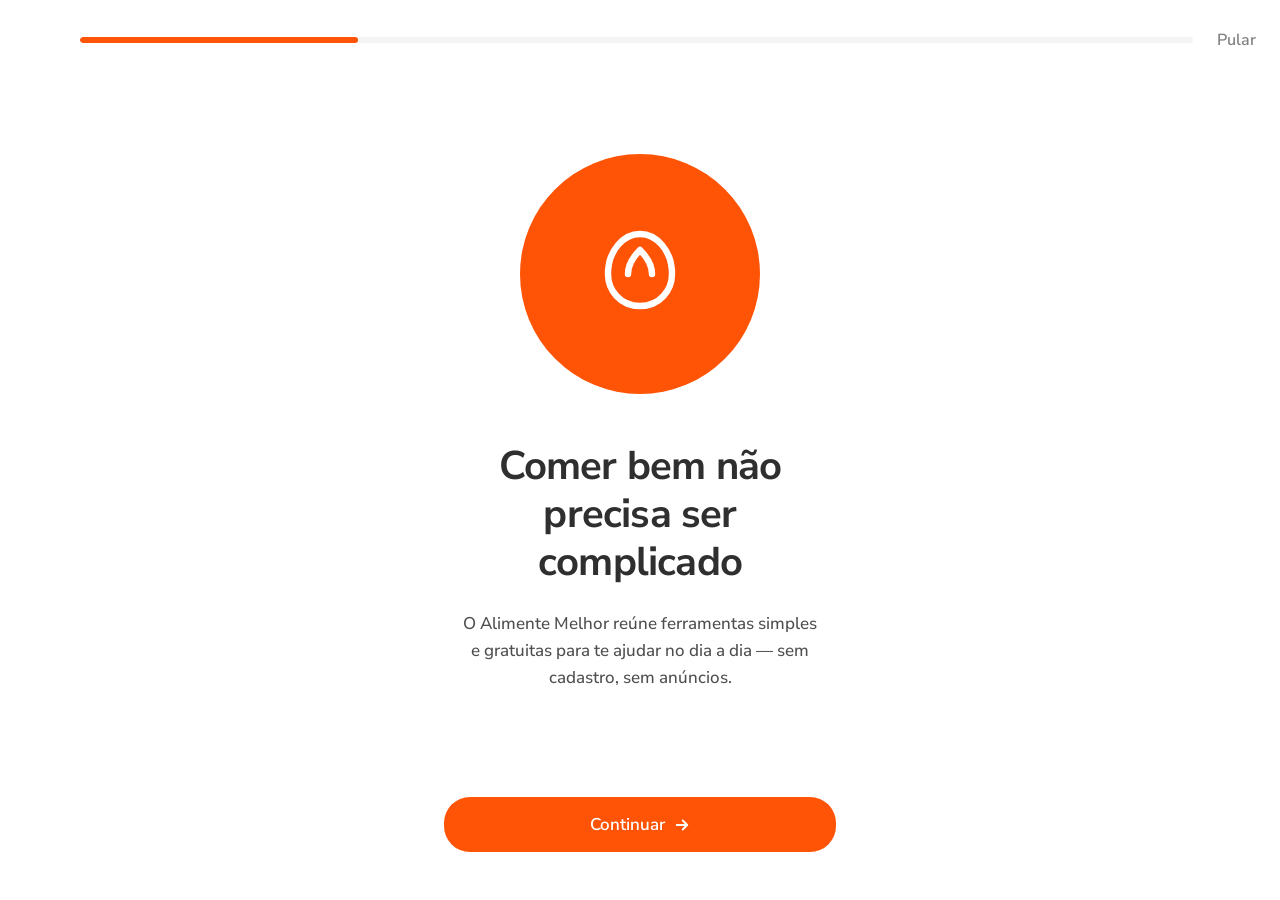
<file: index.html>
<!DOCTYPE html>
<html lang="pt-BR">
<head>
  <meta charset="UTF-8">
  <script>
    try {
      if (!localStorage.getItem('alimentemelhor:onboarding-visto')) {
        location.replace('onboarding.html');
      }
    } catch (e) {}
  </script>
  <meta name="viewport" content="width=device-width, initial-scale=1.0">
  <title>Alimente Melhor — Orientação sobre alimentação saudável</title>
  <meta name="description" content="Calculadora de IMC, receitas simples e o Guia Alimentar do Ministério da Saúde em linguagem clara. Projeto educativo da FATEC Marília.">
  <meta name="theme-color" content="#ff5406">

  <!-- PWA -->
  <link rel="manifest" href="manifest.json">
  <link rel="icon" type="image/svg+xml" href="assets/icons/icon.svg">

  <!-- Fonte primária: Nunito Sans (substituto oficial de Aquawax Pro) -->
  <link rel="preconnect" href="https://fonts.googleapis.com">
  <link rel="preconnect" href="https://fonts.gstatic.com" crossorigin>
  <link href="https://fonts.googleapis.com/css2?family=Nunito+Sans:wght@500;600;700&display=swap" rel="stylesheet">

  <link rel="stylesheet" href="css/variables.css">
  <link rel="stylesheet" href="css/style.css">
</head>
<body>

  <!-- ========== Header ========== -->
  <header class="site-header">
    <div class="container">
      <a href="index.html" class="brand">
        <div class="brand-mark" aria-hidden="true">
          <svg width="18" height="18" viewBox="0 0 24 24" fill="none">
            <path d="M12 2C8 2 4 6 4 12c0 4 3 8 8 8s8-4 8-8c0-6-4-10-8-10z M12 6c-2 2-3 4-3 6 M12 6c2 2 3 4 3 6" stroke="white" stroke-width="2" stroke-linecap="round"/>
          </svg>
        </div>
        <span class="brand-name">Alimente Melhor</span>
      </a>

      <nav class="site-nav" aria-label="Navegação principal">
        <a href="calculadora.html" class="nav-link">Calculadora</a>
        <a href="peso.html" class="nav-link">Meu peso</a>
        <a href="lembretes.html" class="nav-link">Lembretes</a>
        <a href="receitas.html" class="nav-link">Receitas</a>
        <a href="guia.html" class="nav-link">Guia</a>
        <a href="rotulo.html" class="nav-link">Rótulo</a>
        <a href="unidades.html" class="nav-link">Unidades</a>
      </nav>

      <a href="calculadora.html" class="btn-filled">
        Começar
        <svg width="16" height="16" viewBox="0 0 24 24" fill="none" aria-hidden="true">
          <path d="M5 12h14 M13 6l6 6-6 6" stroke="currentColor" stroke-width="2.5" stroke-linecap="round" stroke-linejoin="round"/>
        </svg>
      </a>
    </div>
  </header>

  <!-- ========== Hero ========== -->
  <section class="hero">
    <div class="container">
      <h1 class="hero-headline">
        <span class="rotating-word" aria-live="polite">
          <span class="word active" style="color: var(--color-verdant-green);">Alimente-se melhor</span>
          <span class="word" style="color: var(--color-ember-orange);">Cuide da sua saúde</span>
          <span class="word" style="color: var(--color-sky-blue);">Beba mais água</span>
          <span class="word" style="color: var(--color-mist-blue);">Reduza o sódio</span>
          <span class="word" style="color: var(--color-iris);">Evite ultraprocessados</span>
          <span class="word" style="color: var(--color-plum);">Coma comida de verdade</span>
        </span>
        <span class="hero-white-text">com o Alimente Melhor</span>
      </h1>
      <p class="hero-sub">
        Calculadora de IMC, receitas saudáveis e orientações práticas baseadas no
        Guia Alimentar do Ministério da Saúde. Tudo grátis, para toda a família.
      </p>
      <div class="hero-actions">
        <a href="calculadora.html" class="btn-filled large">
          Calcular meu IMC
          <svg width="18" height="18" viewBox="0 0 24 24" fill="none" aria-hidden="true">
            <path d="M5 12h14 M13 6l6 6-6 6" stroke="currentColor" stroke-width="2.5" stroke-linecap="round" stroke-linejoin="round"/>
          </svg>
        </a>
      </div>

      <!-- Wall of iPhones — mostrando telas reais do app -->
      <div class="hero-mockups" aria-hidden="true">

        <!-- Tela 1: Meu peso (gráfico laranja) -->
        <div class="phone-mockup rotate-left-more">
          <div class="notch"></div>
          <div class="phone-status">
            <span class="phone-status-time">9:41</span>
            <span class="phone-status-icons">
              <svg width="16" height="10" viewBox="0 0 16 10" fill="currentColor"><path d="M14 0h1a1 1 0 011 1v8a1 1 0 01-1 1h-1V0zM10 2h1a1 1 0 011 1v6a1 1 0 01-1 1h-1V2zM6 4h1a1 1 0 011 1v4a1 1 0 01-1 1H6V4zM2 6h1a1 1 0 011 1v2a1 1 0 01-1 1H2V6z"/></svg>
              <svg width="14" height="10" viewBox="0 0 14 10" fill="currentColor"><path d="M7 2C4.5 2 2.3 3 .7 4.5c-.4.4-.4 1 0 1.4L1.8 7c.4.4 1 .4 1.4 0C4.4 6 5.7 5.4 7 5.4s2.6.6 3.8 1.6c.4.4 1 .4 1.4 0l1-1.1c.4-.4.4-1 0-1.4C11.7 3 9.5 2 7 2z"/></svg>
              <svg width="22" height="10" viewBox="0 0 22 10" fill="none"><rect x="0.5" y="0.5" width="18" height="9" rx="2" stroke="currentColor"/><rect x="2" y="2" width="15" height="6" rx="1" fill="currentColor"/><rect x="20" y="3" width="1.5" height="4" rx="0.5" fill="currentColor"/></svg>
            </span>
          </div>
          <div class="phone-screen">
            <div class="mockup-title">Meu peso</div>
            <div class="mockup-tabs">
              <span class="mockup-tab active">Semana</span>
              <span class="mockup-tab">Mês</span>
              <span class="mockup-tab">Ano</span>
            </div>
            <div class="mockup-metric-big">
              <span class="mockup-metric-label">PESO ATUAL</span>
              <span class="mockup-metric-value">77,9 kg</span>
              <span class="mockup-metric-sub">Sexta-feira, 12 set</span>
            </div>
            <div class="mockup-chart-mini">
              <svg viewBox="0 0 200 60" preserveAspectRatio="none" xmlns="http://www.w3.org/2000/svg">
                <polyline points="10,10 40,15 70,22 100,20 130,28 160,35 190,45" fill="none" stroke="#ff6d00" stroke-width="2.5" stroke-linecap="round" stroke-linejoin="round"/>
                <circle cx="10" cy="10" r="2.5" fill="#fff" stroke="#ff6d00" stroke-width="2"/>
                <circle cx="40" cy="15" r="2.5" fill="#fff" stroke="#ff6d00" stroke-width="2"/>
                <circle cx="70" cy="22" r="2.5" fill="#fff" stroke="#ff6d00" stroke-width="2"/>
                <circle cx="100" cy="20" r="2.5" fill="#fff" stroke="#ff6d00" stroke-width="2"/>
                <circle cx="130" cy="28" r="2.5" fill="#fff" stroke="#ff6d00" stroke-width="2"/>
                <circle cx="160" cy="35" r="2.5" fill="#fff" stroke="#ff6d00" stroke-width="2"/>
                <circle cx="190" cy="45" r="2.5" fill="#fff" stroke="#ff6d00" stroke-width="2"/>
              </svg>
            </div>
            <div class="mockup-avg">
              <span>Média móvel</span>
              <strong>7 dias</strong>
            </div>
          </div>
        </div>

        <!-- Tela 2: Calculadora IMC (resultado) -->
        <div class="phone-mockup rotate-left">
          <div class="notch"></div>
          <div class="phone-status">
            <span class="phone-status-time">9:41</span>
            <span class="phone-status-icons">
              <svg width="16" height="10" viewBox="0 0 16 10" fill="currentColor"><path d="M14 0h1a1 1 0 011 1v8a1 1 0 01-1 1h-1V0zM10 2h1a1 1 0 011 1v6a1 1 0 01-1 1h-1V2zM6 4h1a1 1 0 011 1v4a1 1 0 01-1 1H6V4zM2 6h1a1 1 0 011 1v2a1 1 0 01-1 1H2V6z"/></svg>
              <svg width="14" height="10" viewBox="0 0 14 10" fill="currentColor"><path d="M7 2C4.5 2 2.3 3 .7 4.5c-.4.4-.4 1 0 1.4L1.8 7c.4.4 1 .4 1.4 0C4.4 6 5.7 5.4 7 5.4s2.6.6 3.8 1.6c.4.4 1 .4 1.4 0l1-1.1c.4-.4.4-1 0-1.4C11.7 3 9.5 2 7 2z"/></svg>
              <svg width="22" height="10" viewBox="0 0 22 10" fill="none"><rect x="0.5" y="0.5" width="18" height="9" rx="2" stroke="currentColor"/><rect x="2" y="2" width="15" height="6" rx="1" fill="currentColor"/><rect x="20" y="3" width="1.5" height="4" rx="0.5" fill="currentColor"/></svg>
            </span>
          </div>
          <div class="phone-screen">
            <div class="mockup-title">Seu IMC</div>
            <div class="mockup-result-card">
              <span class="mockup-metric-label">RESULTADO</span>
              <span class="mockup-metric-huge" style="color: #00b33f;">23,4</span>
              <span class="mockup-metric-classification" style="color: #00b33f;">Peso saudável</span>
            </div>
            <div class="mockup-scale">
              <div class="mockup-scale-bar">
                <div style="background:#00a9dd;flex:1;"></div>
                <div style="background:#00b33f;flex:1;"></div>
                <div style="background:#ff6d00;flex:1;"></div>
                <div style="background:#ff3400;flex:1;"></div>
                <div style="background:#ff001e;flex:1;"></div>
              </div>
              <div class="mockup-scale-legend">
                <span>18,5</span><span>25</span><span>30</span><span>40+</span>
              </div>
            </div>
          </div>
        </div>

        <!-- Tela 3: Lembretes de água (central) -->
        <div class="phone-mockup center">
          <div class="notch"></div>
          <div class="phone-status">
            <span class="phone-status-time">9:41</span>
            <span class="phone-status-icons">
              <svg width="16" height="10" viewBox="0 0 16 10" fill="currentColor"><path d="M14 0h1a1 1 0 011 1v8a1 1 0 01-1 1h-1V0zM10 2h1a1 1 0 011 1v6a1 1 0 01-1 1h-1V2zM6 4h1a1 1 0 011 1v4a1 1 0 01-1 1H6V4zM2 6h1a1 1 0 011 1v2a1 1 0 01-1 1H2V6z"/></svg>
              <svg width="14" height="10" viewBox="0 0 14 10" fill="currentColor"><path d="M7 2C4.5 2 2.3 3 .7 4.5c-.4.4-.4 1 0 1.4L1.8 7c.4.4 1 .4 1.4 0C4.4 6 5.7 5.4 7 5.4s2.6.6 3.8 1.6c.4.4 1 .4 1.4 0l1-1.1c.4-.4.4-1 0-1.4C11.7 3 9.5 2 7 2z"/></svg>
              <svg width="22" height="10" viewBox="0 0 22 10" fill="none"><rect x="0.5" y="0.5" width="18" height="9" rx="2" stroke="currentColor"/><rect x="2" y="2" width="15" height="6" rx="1" fill="currentColor"/><rect x="20" y="3" width="1.5" height="4" rx="0.5" fill="currentColor"/></svg>
            </span>
          </div>
          <div class="phone-screen">
            <div class="mockup-title">Lembretes</div>
            <div class="mockup-result-card">
              <span class="mockup-metric-label">COPOS HOJE</span>
              <span class="mockup-metric-huge" style="color:#00a9dd;">5</span>
              <span class="mockup-metric-classification" style="color:#00a9dd;">Meta: 8 copos</span>
            </div>
            <div class="mockup-avg">
              <span>Próximo lembrete</span>
              <strong>em 42 min</strong>
            </div>
            <div class="mockup-mini-feature">
              <div class="mockup-mini-icon" style="background:#00a9dd;"></div>
              <div class="mockup-mini-text">
                <strong>Bebi um copo</strong>
                <span>Toque para contar</span>
              </div>
            </div>
          </div>
        </div>

        <!-- Tela 4: Receitas -->
        <div class="phone-mockup rotate-right">
          <div class="notch"></div>
          <div class="phone-status">
            <span class="phone-status-time">9:41</span>
            <span class="phone-status-icons">
              <svg width="16" height="10" viewBox="0 0 16 10" fill="currentColor"><path d="M14 0h1a1 1 0 011 1v8a1 1 0 01-1 1h-1V0zM10 2h1a1 1 0 011 1v6a1 1 0 01-1 1h-1V2zM6 4h1a1 1 0 011 1v4a1 1 0 01-1 1H6V4zM2 6h1a1 1 0 011 1v2a1 1 0 01-1 1H2V6z"/></svg>
              <svg width="14" height="10" viewBox="0 0 14 10" fill="currentColor"><path d="M7 2C4.5 2 2.3 3 .7 4.5c-.4.4-.4 1 0 1.4L1.8 7c.4.4 1 .4 1.4 0C4.4 6 5.7 5.4 7 5.4s2.6.6 3.8 1.6c.4.4 1 .4 1.4 0l1-1.1c.4-.4.4-1 0-1.4C11.7 3 9.5 2 7 2z"/></svg>
              <svg width="22" height="10" viewBox="0 0 22 10" fill="none"><rect x="0.5" y="0.5" width="18" height="9" rx="2" stroke="currentColor"/><rect x="2" y="2" width="15" height="6" rx="1" fill="currentColor"/><rect x="20" y="3" width="1.5" height="4" rx="0.5" fill="currentColor"/></svg>
            </span>
          </div>
          <div class="phone-screen">
            <div class="mockup-title">Receitas</div>
            <div class="mockup-recipe">
              <span class="mockup-recipe-tag" style="color:#00b33f;">Almoço</span>
              <strong>Arroz integral com brócolis</strong>
              <span class="mockup-recipe-sub">25 min · 4 porções</span>
            </div>
            <div class="mockup-recipe">
              <span class="mockup-recipe-tag" style="color:#ff5406;">Almoço</span>
              <strong>Frango grelhado com legumes</strong>
              <span class="mockup-recipe-sub">30 min · 2 porções</span>
            </div>
            <div class="mockup-recipe">
              <span class="mockup-recipe-tag" style="color:#5856de;">Café da manhã</span>
              <strong>Vitamina de banana</strong>
              <span class="mockup-recipe-sub">5 min · 1 porção</span>
            </div>
          </div>
        </div>

        <!-- Tela 5: Guia alimentar -->
        <div class="phone-mockup rotate-right-more">
          <div class="notch"></div>
          <div class="phone-status">
            <span class="phone-status-time">9:41</span>
            <span class="phone-status-icons">
              <svg width="16" height="10" viewBox="0 0 16 10" fill="currentColor"><path d="M14 0h1a1 1 0 011 1v8a1 1 0 01-1 1h-1V0zM10 2h1a1 1 0 011 1v6a1 1 0 01-1 1h-1V2zM6 4h1a1 1 0 011 1v4a1 1 0 01-1 1H6V4zM2 6h1a1 1 0 011 1v2a1 1 0 01-1 1H2V6z"/></svg>
              <svg width="14" height="10" viewBox="0 0 14 10" fill="currentColor"><path d="M7 2C4.5 2 2.3 3 .7 4.5c-.4.4-.4 1 0 1.4L1.8 7c.4.4 1 .4 1.4 0C4.4 6 5.7 5.4 7 5.4s2.6.6 3.8 1.6c.4.4 1 .4 1.4 0l1-1.1c.4-.4.4-1 0-1.4C11.7 3 9.5 2 7 2z"/></svg>
              <svg width="22" height="10" viewBox="0 0 22 10" fill="none"><rect x="0.5" y="0.5" width="18" height="9" rx="2" stroke="currentColor"/><rect x="2" y="2" width="15" height="6" rx="1" fill="currentColor"/><rect x="20" y="3" width="1.5" height="4" rx="0.5" fill="currentColor"/></svg>
            </span>
          </div>
          <div class="phone-screen">
            <div class="mockup-title">Guia alimentar</div>
            <div class="mockup-step">
              <div class="mockup-step-num">1</div>
              <div class="mockup-step-content">
                <strong>Coma comida de verdade</strong>
                <span>Base da alimentação</span>
              </div>
            </div>
            <div class="mockup-step">
              <div class="mockup-step-num">2</div>
              <div class="mockup-step-content">
                <strong>Menos ultraprocessados</strong>
                <span>Evite salgadinhos</span>
              </div>
            </div>
            <div class="mockup-step">
              <div class="mockup-step-num">3</div>
              <div class="mockup-step-content">
                <strong>Óleo, sal e açúcar</strong>
                <span>Pequenas quantidades</span>
              </div>
            </div>
          </div>
        </div>
      </div>
    </div>
  </section>

  <!-- ========== Features ========== -->
  <section class="section" style="background: var(--color-paper-white);">
    <div class="container">
      <h2 class="section-heading">
        <span class="accent-orange">Ferramentas gratuitas</span>
        <span class="dark">para você começar</span>
      </h2>
      <p class="section-sub">
        Recursos simples e diretos, feitos para quem quer melhorar
        a alimentação sem complicação.
      </p>

      <div class="feature-grid">
        <a href="calculadora.html" class="feature-card">
          <div class="feature-icon orange" aria-hidden="true">
            <svg width="30" height="30" viewBox="0 0 24 24" fill="none">
              <rect x="4" y="3" width="16" height="18" rx="3" stroke="white" stroke-width="2"/>
              <path d="M8 7h8 M8 12h2 M12 12h2 M16 12h.01 M8 16h2 M12 16h2 M16 16h.01" stroke="white" stroke-width="2" stroke-linecap="round"/>
            </svg>
          </div>
          <h3 class="feature-title">Calculadora de IMC</h3>
          <p class="feature-text">
            Descubra em segundos em qual faixa de peso você está, com
            orientação clara sobre o resultado.
          </p>
        </a>

        <a href="peso.html" class="feature-card">
          <div class="feature-icon green" aria-hidden="true">
            <svg width="30" height="30" viewBox="0 0 24 24" fill="none">
              <path d="M4 20L9 14L13 17L20 8 M15 8h5v5" stroke="white" stroke-width="2" stroke-linecap="round" stroke-linejoin="round"/>
            </svg>
          </div>
          <h3 class="feature-title">Meu peso</h3>
          <p class="feature-text">
            Acompanhe seu peso ao longo do tempo com um gráfico simples.
            Seus dados ficam só no seu celular.
          </p>
        </a>

        <a href="receitas.html" class="feature-card">
          <div class="feature-icon iris" aria-hidden="true">
            <svg width="30" height="30" viewBox="0 0 24 24" fill="none">
              <path d="M6 14c0-4 3-7 6-7s6 3 6 7v3H6v-3z M4 17h16 M9 10c0-2 1-3 3-3s3 1 3 3" stroke="white" stroke-width="2" stroke-linecap="round" stroke-linejoin="round"/>
            </svg>
          </div>
          <h3 class="feature-title">Receitas saudáveis</h3>
          <p class="feature-text">
            Pratos simples, baratos e nutritivos com ingredientes que
            você encontra em qualquer feira.
          </p>
        </a>

        <a href="guia.html" class="feature-card">
          <div class="feature-icon blue" aria-hidden="true">
            <svg width="30" height="30" viewBox="0 0 24 24" fill="none">
              <path d="M5 4h10a2 2 0 012 2v14H7a2 2 0 01-2-2V4z M17 4h2v14 M9 8h6 M9 12h6 M9 16h4" stroke="white" stroke-width="2" stroke-linecap="round" stroke-linejoin="round"/>
            </svg>
          </div>
          <h3 class="feature-title">Guia alimentar</h3>
          <p class="feature-text">
            Os dez passos do Guia Alimentar do Ministério da Saúde
            explicados em linguagem simples.
          </p>
        </a>

        <a href="rotulo.html" class="feature-card">
          <div class="feature-icon orange" aria-hidden="true">
            <svg width="30" height="30" viewBox="0 0 24 24" fill="none">
              <rect x="4" y="4" width="16" height="16" rx="2" stroke="white" stroke-width="2"/>
              <path d="M8 9h8 M8 13h8 M8 17h5" stroke="white" stroke-width="2" stroke-linecap="round"/>
            </svg>
          </div>
          <h3 class="feature-title">Entenda o rótulo</h3>
          <p class="feature-text">
            Aprenda a ler as embalagens, entender os novos selos da Anvisa
            e identificar ultraprocessados.
          </p>
        </a>

        <a href="unidades.html" class="feature-card">
          <div class="feature-icon green" aria-hidden="true">
            <svg width="30" height="30" viewBox="0 0 24 24" fill="none">
              <path d="M12 22s7-6 7-12a7 7 0 10-14 0c0 6 7 12 7 12z" stroke="white" stroke-width="2" stroke-linejoin="round"/>
              <circle cx="12" cy="10" r="3" stroke="white" stroke-width="2"/>
            </svg>
          </div>
          <h3 class="feature-title">UBS e USF perto de você</h3>
          <p class="feature-text">
            Digite seu CEP e encontre a unidade de saúde do SUS mais
            próxima. Atendimento gratuito.
          </p>
        </a>

        <a href="lembretes.html" class="feature-card">
          <div class="feature-icon plum" aria-hidden="true">
            <svg width="30" height="30" viewBox="0 0 24 24" fill="none">
              <path d="M12 3s6 6.5 6 11a6 6 0 01-12 0c0-4.5 6-11 6-11z" stroke="white" stroke-width="2" stroke-linejoin="round"/>
            </svg>
          </div>
          <h3 class="feature-title">Lembretes de água</h3>
          <p class="feature-text">
            Configure avisos ao longo do dia e conte os copos que
            você já bebeu. Simples e sem cadastro.
          </p>
        </a>
      </div>
    </div>
  </section>

  <!-- ========== CTA final ========== -->
  <section class="section" style="padding-top: 0;">
    <div class="container">
      <div class="cta-card">
        <h2 class="section-heading" style="margin-bottom: var(--space-1);">
          <span class="accent-green">Comece hoje.</span>
          <span class="dark">É de graça.</span>
        </h2>
        <p class="section-sub">
          Adicione este site à tela inicial do celular e tenha tudo à mão,
          mesmo sem internet.
        </p>
        <a href="calculadora.html" class="btn-filled large">
          Calcular meu IMC
          <svg width="18" height="18" viewBox="0 0 24 24" fill="none" aria-hidden="true">
            <path d="M5 12h14 M13 6l6 6-6 6" stroke="currentColor" stroke-width="2.5" stroke-linecap="round" stroke-linejoin="round"/>
          </svg>
        </a>
      </div>
    </div>
  </section>

  <!-- ========== Footer ========== -->
  <footer class="site-footer">
    <div class="container">
      <span class="footer-text">Projeto Interdisciplinar 2 · 2º termo · 2º semestre 2026</span>
      <span class="footer-badge">FATEC Marília</span>
    </div>
  </footer>

  <!-- Service worker -->
  <script src="js/ui.js"></script>
  <script src="js/hero.js"></script>
  <script>
    if ('serviceWorker' in navigator) {
      window.addEventListener('load', () => {
        navigator.serviceWorker.register('sw.js').catch(() => {});
      });
    }
  </script>
</body>
</html>
</file>
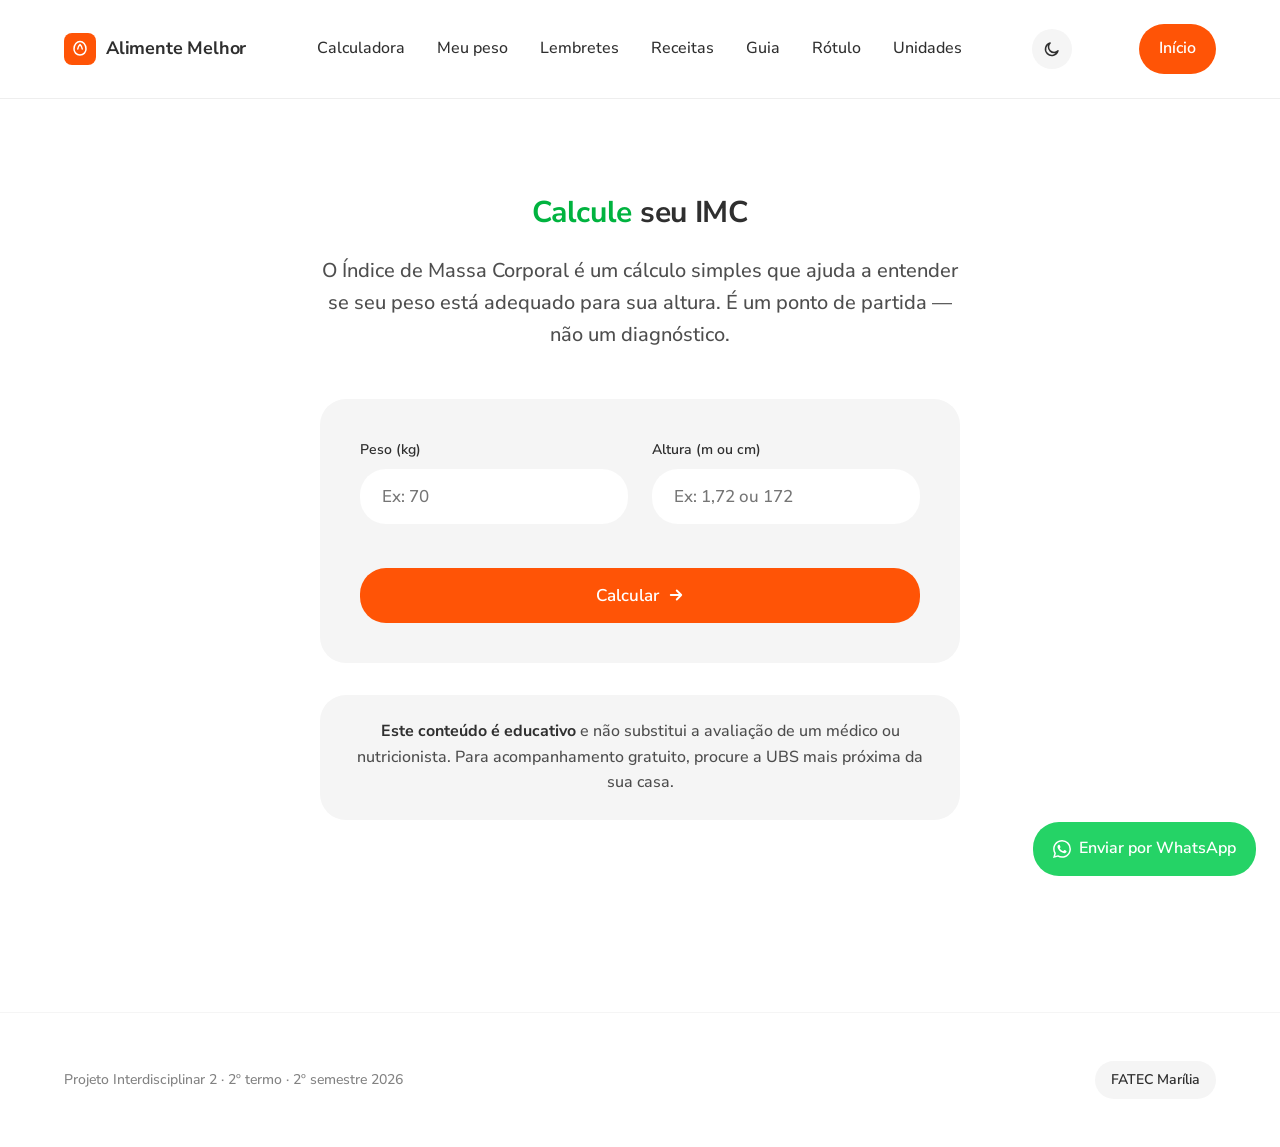
<file: calculadora.html>
<!DOCTYPE html>
<html lang="pt-BR">
<head>
  <meta charset="UTF-8">
  <meta name="viewport" content="width=device-width, initial-scale=1.0">
  <title>Calculadora de IMC — Alimente Melhor</title>
  <meta name="description" content="Calcule seu Índice de Massa Corporal (IMC) e receba uma orientação clara sobre a faixa de peso.">
  <meta name="theme-color" content="#ff5406">

  <link rel="manifest" href="manifest.json">
  <link rel="icon" type="image/svg+xml" href="assets/icons/icon.svg">

  <link rel="preconnect" href="https://fonts.googleapis.com">
  <link rel="preconnect" href="https://fonts.gstatic.com" crossorigin>
  <link href="https://fonts.googleapis.com/css2?family=Nunito+Sans:wght@500;600;700&display=swap" rel="stylesheet">

  <link rel="stylesheet" href="css/variables.css">
  <link rel="stylesheet" href="css/style.css">
</head>
<body>

  <header class="site-header">
    <div class="container">
      <a href="index.html" class="brand">
        <div class="brand-mark" aria-hidden="true">
          <svg width="18" height="18" viewBox="0 0 24 24" fill="none">
            <path d="M12 2C8 2 4 6 4 12c0 4 3 8 8 8s8-4 8-8c0-6-4-10-8-10z M12 6c-2 2-3 4-3 6 M12 6c2 2 3 4 3 6" stroke="white" stroke-width="2" stroke-linecap="round"/>
          </svg>
        </div>
        <span class="brand-name">Alimente Melhor</span>
      </a>

      <nav class="site-nav" aria-label="Navegação principal">
        <a href="calculadora.html" class="nav-link">Calculadora</a>
        <a href="peso.html" class="nav-link">Meu peso</a>
        <a href="lembretes.html" class="nav-link">Lembretes</a>
        <a href="receitas.html" class="nav-link">Receitas</a>
        <a href="guia.html" class="nav-link">Guia</a>
        <a href="rotulo.html" class="nav-link">Rótulo</a>
        <a href="unidades.html" class="nav-link">Unidades</a>
      </nav>

      <a href="index.html" class="btn-filled">Início</a>
    </div>
  </header>

  <main>
    <section class="section">
      <div class="container">
        <h1 class="section-heading" style="margin-bottom: var(--space-3);">
          <span class="accent-green">Calcule</span>
          <span class="dark">seu IMC</span>
        </h1>
        <p class="section-sub">
          O Índice de Massa Corporal é um cálculo simples que ajuda a
          entender se seu peso está adequado para sua altura. É um ponto
          de partida — não um diagnóstico.
        </p>

        <div class="calc-wrapper">
          <form class="calc-form" id="imc-form" novalidate>
            <div class="form-row">
              <div class="form-field">
                <label for="peso">Peso (kg)</label>
                <input
                  type="text"
                  inputmode="decimal"
                  id="peso"
                  name="peso"
                  placeholder="Ex: 70"
                  autocomplete="off"
                  required>
              </div>

              <div class="form-field">
                <label for="altura">Altura (m ou cm)</label>
                <input
                  type="text"
                  inputmode="decimal"
                  id="altura"
                  name="altura"
                  placeholder="Ex: 1,72 ou 172"
                  autocomplete="off"
                  required>
              </div>
            </div>

            <div id="form-error" class="form-error" role="alert" aria-live="polite"></div>

            <button type="submit" class="btn-filled large" style="width: 100%; justify-content: center;">
              Calcular
              <svg width="18" height="18" viewBox="0 0 24 24" fill="none" aria-hidden="true">
                <path d="M5 12h14 M13 6l6 6-6 6" stroke="currentColor" stroke-width="2.5" stroke-linecap="round" stroke-linejoin="round"/>
              </svg>
            </button>
          </form>

          <!-- Resultado -->
          <div class="result-card" id="result-card" aria-live="polite">
            <div class="result-imc-label">Seu IMC</div>
            <div class="result-imc-value" id="imc-value">—</div>
            <div class="result-classification" id="classification">—</div>
            <p class="result-message" id="result-message"></p>

            <!-- Escala visual -->
            <div class="scale-bar" aria-hidden="true">
              <div class="scale-segment blue"></div>
              <div class="scale-segment green"></div>
              <div class="scale-segment orange"></div>
              <div class="scale-segment red-orange"></div>
              <div class="scale-segment red"></div>
            </div>
            <div class="scale-legend">
              <span>&lt;18,5</span>
              <span>18,5–25</span>
              <span>25–30</span>
              <span>30–40</span>
              <span>40+</span>
            </div>
          </div>

          <!-- Disclaimer -->
          <div class="disclaimer">
            <strong>Este conteúdo é educativo</strong> e não substitui a
            avaliação de um médico ou nutricionista. Para acompanhamento
            gratuito, procure a UBS mais próxima da sua casa.
          </div>
        </div>
      </div>
    </section>
  </main>

  <footer class="site-footer">
    <div class="container">
      <span class="footer-text">Projeto Interdisciplinar 2 · 2º termo · 2º semestre 2026</span>
      <span class="footer-badge">FATEC Marília</span>
    </div>
  </footer>

  <script src="js/imc.js"></script>
  <script src="js/ui.js"></script>
  <script>
    if ('serviceWorker' in navigator) {
      window.addEventListener('load', () => {
        navigator.serviceWorker.register('sw.js').catch(() => {});
      });
    }
  </script>
</body>
</html>
</file>
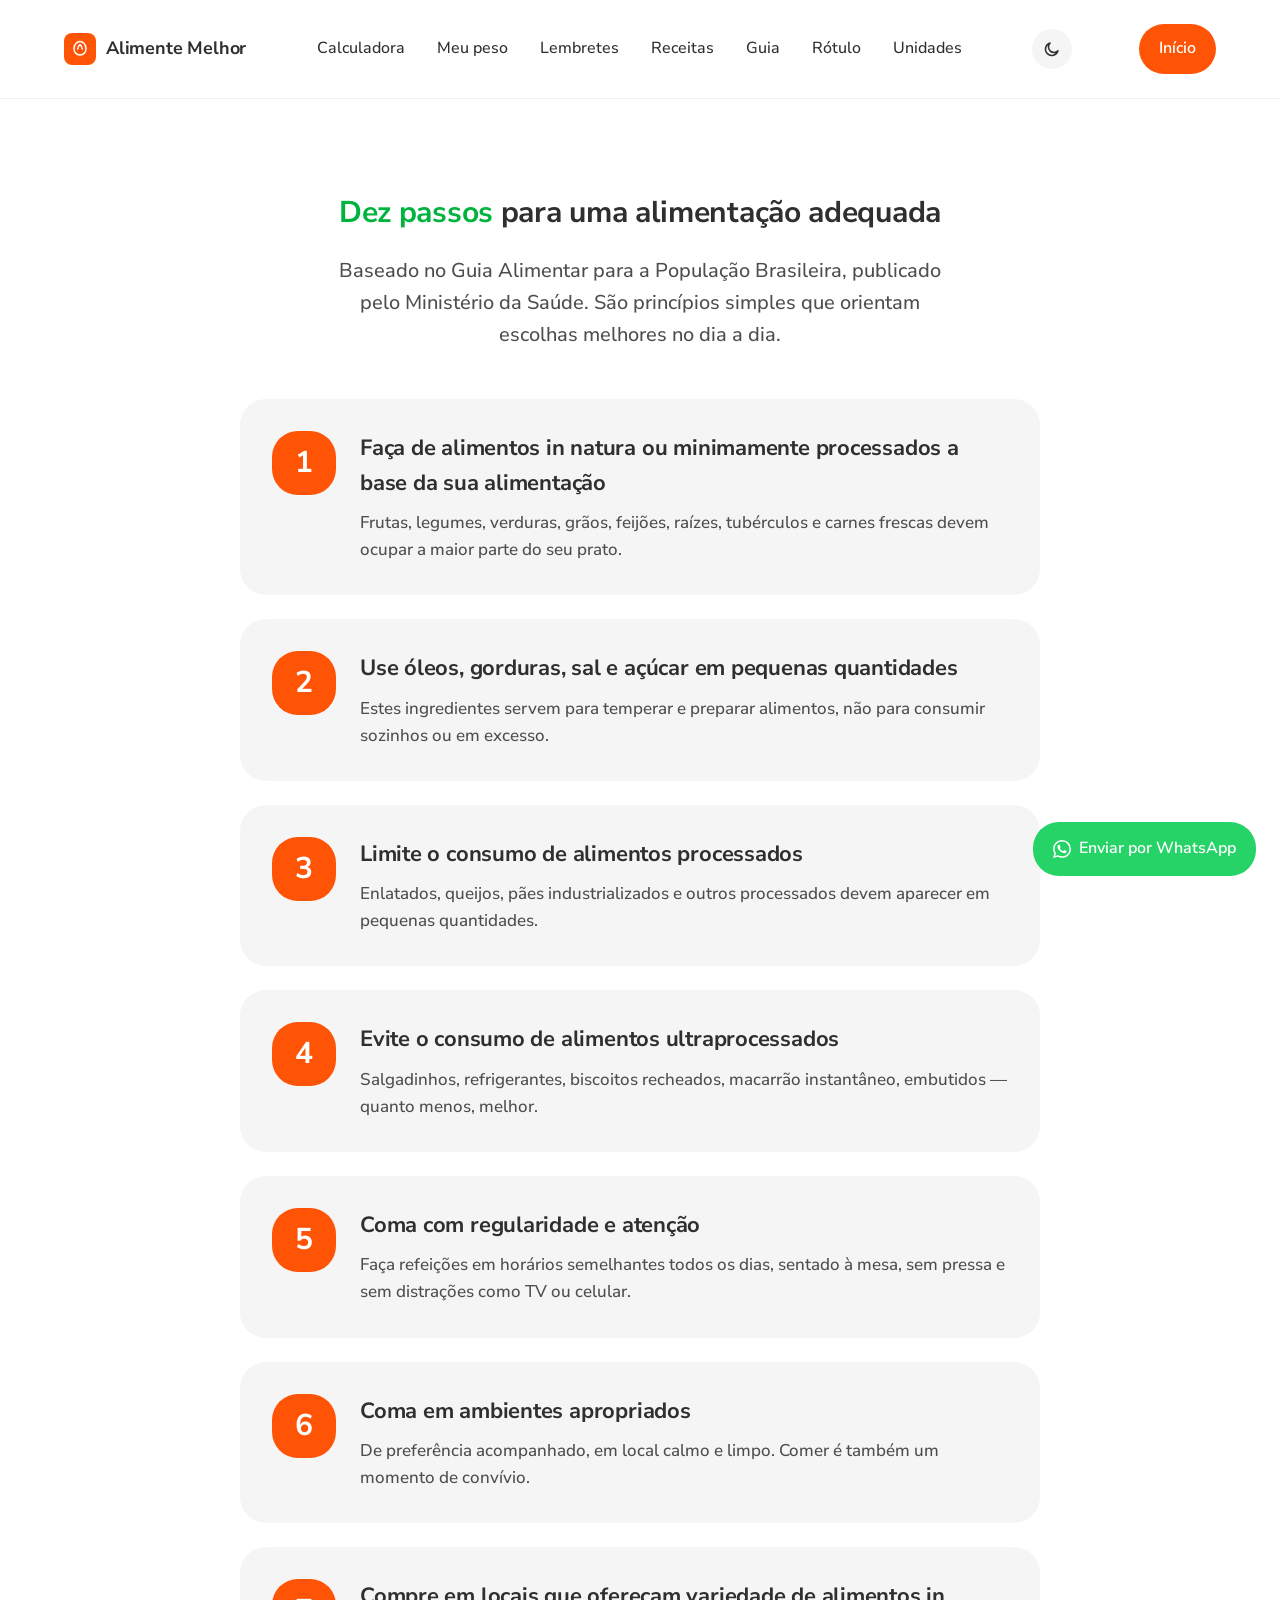
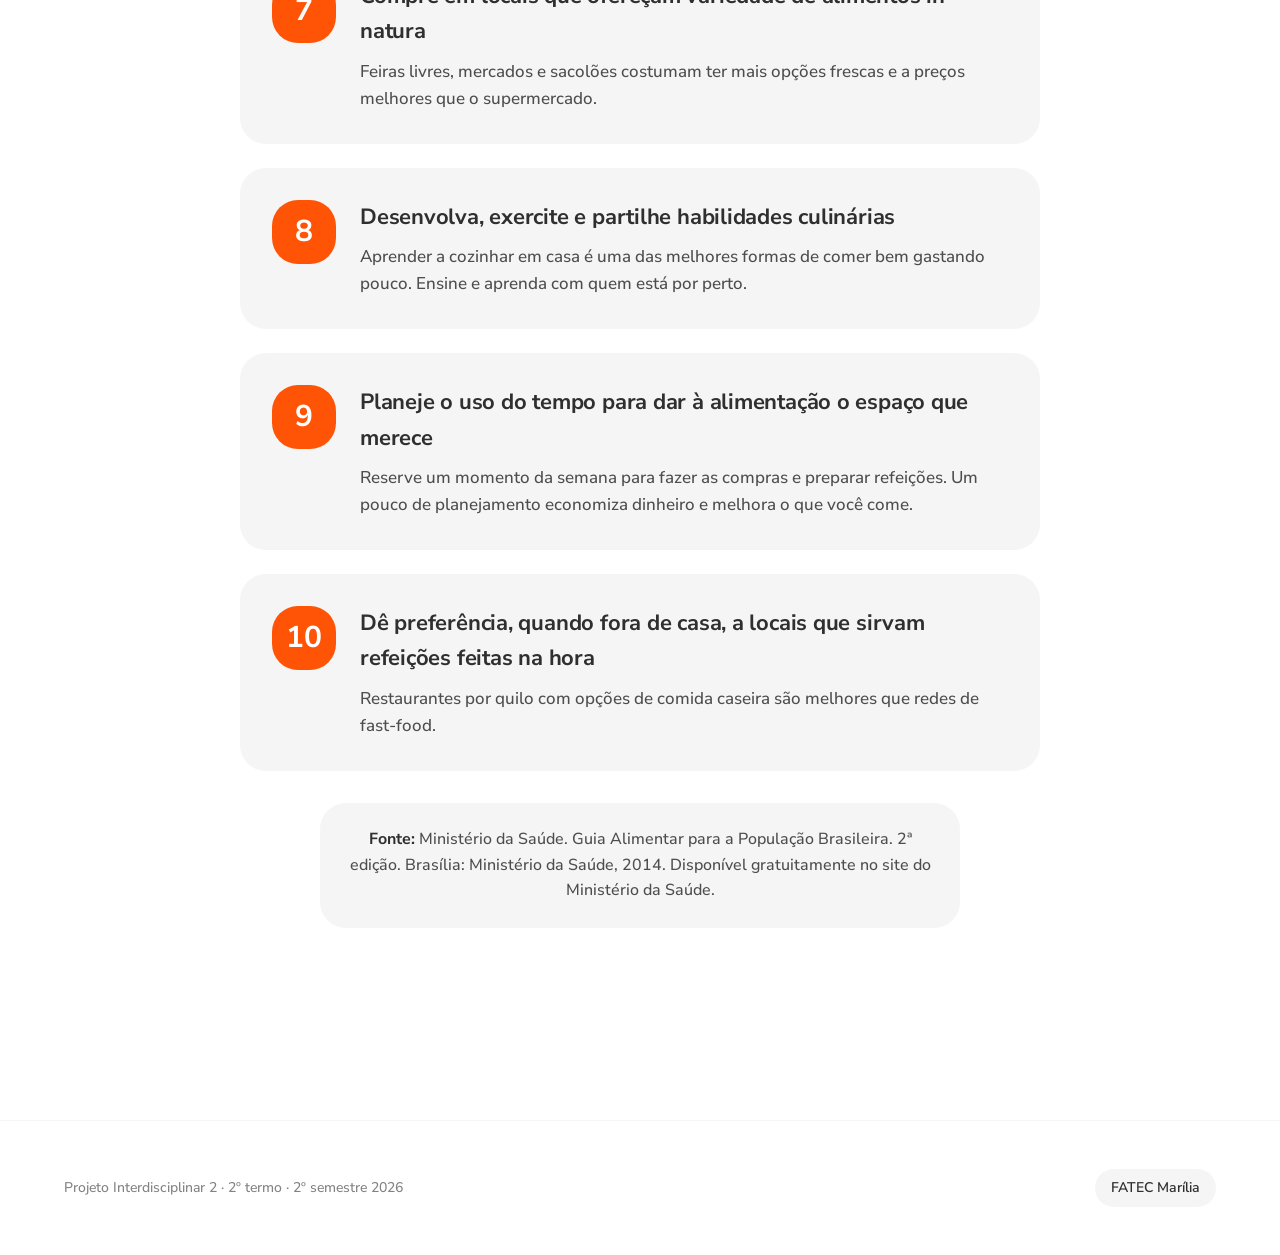
<file: guia.html>
<!DOCTYPE html>
<html lang="pt-BR">
<head>
  <meta charset="UTF-8">
  <meta name="viewport" content="width=device-width, initial-scale=1.0">
  <title>Guia Alimentar — Alimente Melhor</title>
  <meta name="description" content="Os dez passos do Guia Alimentar do Ministério da Saúde explicados em linguagem simples.">
  <meta name="theme-color" content="#ff5406">

  <link rel="manifest" href="manifest.json">
  <link rel="icon" type="image/svg+xml" href="assets/icons/icon.svg">

  <link rel="preconnect" href="https://fonts.googleapis.com">
  <link rel="preconnect" href="https://fonts.gstatic.com" crossorigin>
  <link href="https://fonts.googleapis.com/css2?family=Nunito+Sans:wght@500;600;700&display=swap" rel="stylesheet">

  <link rel="stylesheet" href="css/variables.css">
  <link rel="stylesheet" href="css/style.css">
</head>
<body>

  <header class="site-header">
    <div class="container">
      <a href="index.html" class="brand">
        <div class="brand-mark" aria-hidden="true">
          <svg width="18" height="18" viewBox="0 0 24 24" fill="none">
            <path d="M12 2C8 2 4 6 4 12c0 4 3 8 8 8s8-4 8-8c0-6-4-10-8-10z M12 6c-2 2-3 4-3 6 M12 6c2 2 3 4 3 6" stroke="white" stroke-width="2" stroke-linecap="round"/>
          </svg>
        </div>
        <span class="brand-name">Alimente Melhor</span>
      </a>

      <nav class="site-nav" aria-label="Navegação principal">
        <a href="calculadora.html" class="nav-link">Calculadora</a>
        <a href="peso.html" class="nav-link">Meu peso</a>
        <a href="lembretes.html" class="nav-link">Lembretes</a>
        <a href="receitas.html" class="nav-link">Receitas</a>
        <a href="guia.html" class="nav-link">Guia</a>
        <a href="rotulo.html" class="nav-link">Rótulo</a>
        <a href="unidades.html" class="nav-link">Unidades</a>
      </nav>

      <a href="index.html" class="btn-filled">Início</a>
    </div>
  </header>

  <main>
    <section class="section">
      <div class="container">
        <h1 class="section-heading" style="margin-bottom: var(--space-3);">
          <span class="accent-green">Dez passos</span>
          <span class="dark">para uma alimentação adequada</span>
        </h1>
        <p class="section-sub">
          Baseado no Guia Alimentar para a População Brasileira, publicado
          pelo Ministério da Saúde. São princípios simples que orientam
          escolhas melhores no dia a dia.
        </p>

        <div class="step-list" style="max-width: 800px; margin: 0 auto;">

          <div class="step-item">
            <div class="step-number">1</div>
            <div class="step-content">
              <h3>Faça de alimentos in natura ou minimamente processados a base da sua alimentação</h3>
              <p>Frutas, legumes, verduras, grãos, feijões, raízes, tubérculos e carnes frescas devem ocupar a maior parte do seu prato.</p>
            </div>
          </div>

          <div class="step-item">
            <div class="step-number">2</div>
            <div class="step-content">
              <h3>Use óleos, gorduras, sal e açúcar em pequenas quantidades</h3>
              <p>Estes ingredientes servem para temperar e preparar alimentos, não para consumir sozinhos ou em excesso.</p>
            </div>
          </div>

          <div class="step-item">
            <div class="step-number">3</div>
            <div class="step-content">
              <h3>Limite o consumo de alimentos processados</h3>
              <p>Enlatados, queijos, pães industrializados e outros processados devem aparecer em pequenas quantidades.</p>
            </div>
          </div>

          <div class="step-item">
            <div class="step-number">4</div>
            <div class="step-content">
              <h3>Evite o consumo de alimentos ultraprocessados</h3>
              <p>Salgadinhos, refrigerantes, biscoitos recheados, macarrão instantâneo, embutidos — quanto menos, melhor.</p>
            </div>
          </div>

          <div class="step-item">
            <div class="step-number">5</div>
            <div class="step-content">
              <h3>Coma com regularidade e atenção</h3>
              <p>Faça refeições em horários semelhantes todos os dias, sentado à mesa, sem pressa e sem distrações como TV ou celular.</p>
            </div>
          </div>

          <div class="step-item">
            <div class="step-number">6</div>
            <div class="step-content">
              <h3>Coma em ambientes apropriados</h3>
              <p>De preferência acompanhado, em local calmo e limpo. Comer é também um momento de convívio.</p>
            </div>
          </div>

          <div class="step-item">
            <div class="step-number">7</div>
            <div class="step-content">
              <h3>Compre em locais que ofereçam variedade de alimentos in natura</h3>
              <p>Feiras livres, mercados e sacolões costumam ter mais opções frescas e a preços melhores que o supermercado.</p>
            </div>
          </div>

          <div class="step-item">
            <div class="step-number">8</div>
            <div class="step-content">
              <h3>Desenvolva, exercite e partilhe habilidades culinárias</h3>
              <p>Aprender a cozinhar em casa é uma das melhores formas de comer bem gastando pouco. Ensine e aprenda com quem está por perto.</p>
            </div>
          </div>

          <div class="step-item">
            <div class="step-number">9</div>
            <div class="step-content">
              <h3>Planeje o uso do tempo para dar à alimentação o espaço que merece</h3>
              <p>Reserve um momento da semana para fazer as compras e preparar refeições. Um pouco de planejamento economiza dinheiro e melhora o que você come.</p>
            </div>
          </div>

          <div class="step-item">
            <div class="step-number">10</div>
            <div class="step-content">
              <h3>Dê preferência, quando fora de casa, a locais que sirvam refeições feitas na hora</h3>
              <p>Restaurantes por quilo com opções de comida caseira são melhores que redes de fast-food.</p>
            </div>
          </div>

        </div>

        <div class="disclaimer">
          <strong>Fonte:</strong> Ministério da Saúde. Guia Alimentar para a
          População Brasileira. 2ª edição. Brasília: Ministério da Saúde, 2014.
          Disponível gratuitamente no site do Ministério da Saúde.
        </div>
      </div>
    </section>
  </main>

  <footer class="site-footer">
    <div class="container">
      <span class="footer-text">Projeto Interdisciplinar 2 · 2º termo · 2º semestre 2026</span>
      <span class="footer-badge">FATEC Marília</span>
    </div>
  </footer>

  <script src="js/ui.js"></script>
  <script>
    if ('serviceWorker' in navigator) {
      window.addEventListener('load', () => {
        navigator.serviceWorker.register('sw.js').catch(() => {});
      });
    }
  </script>
</body>
</html>
</file>
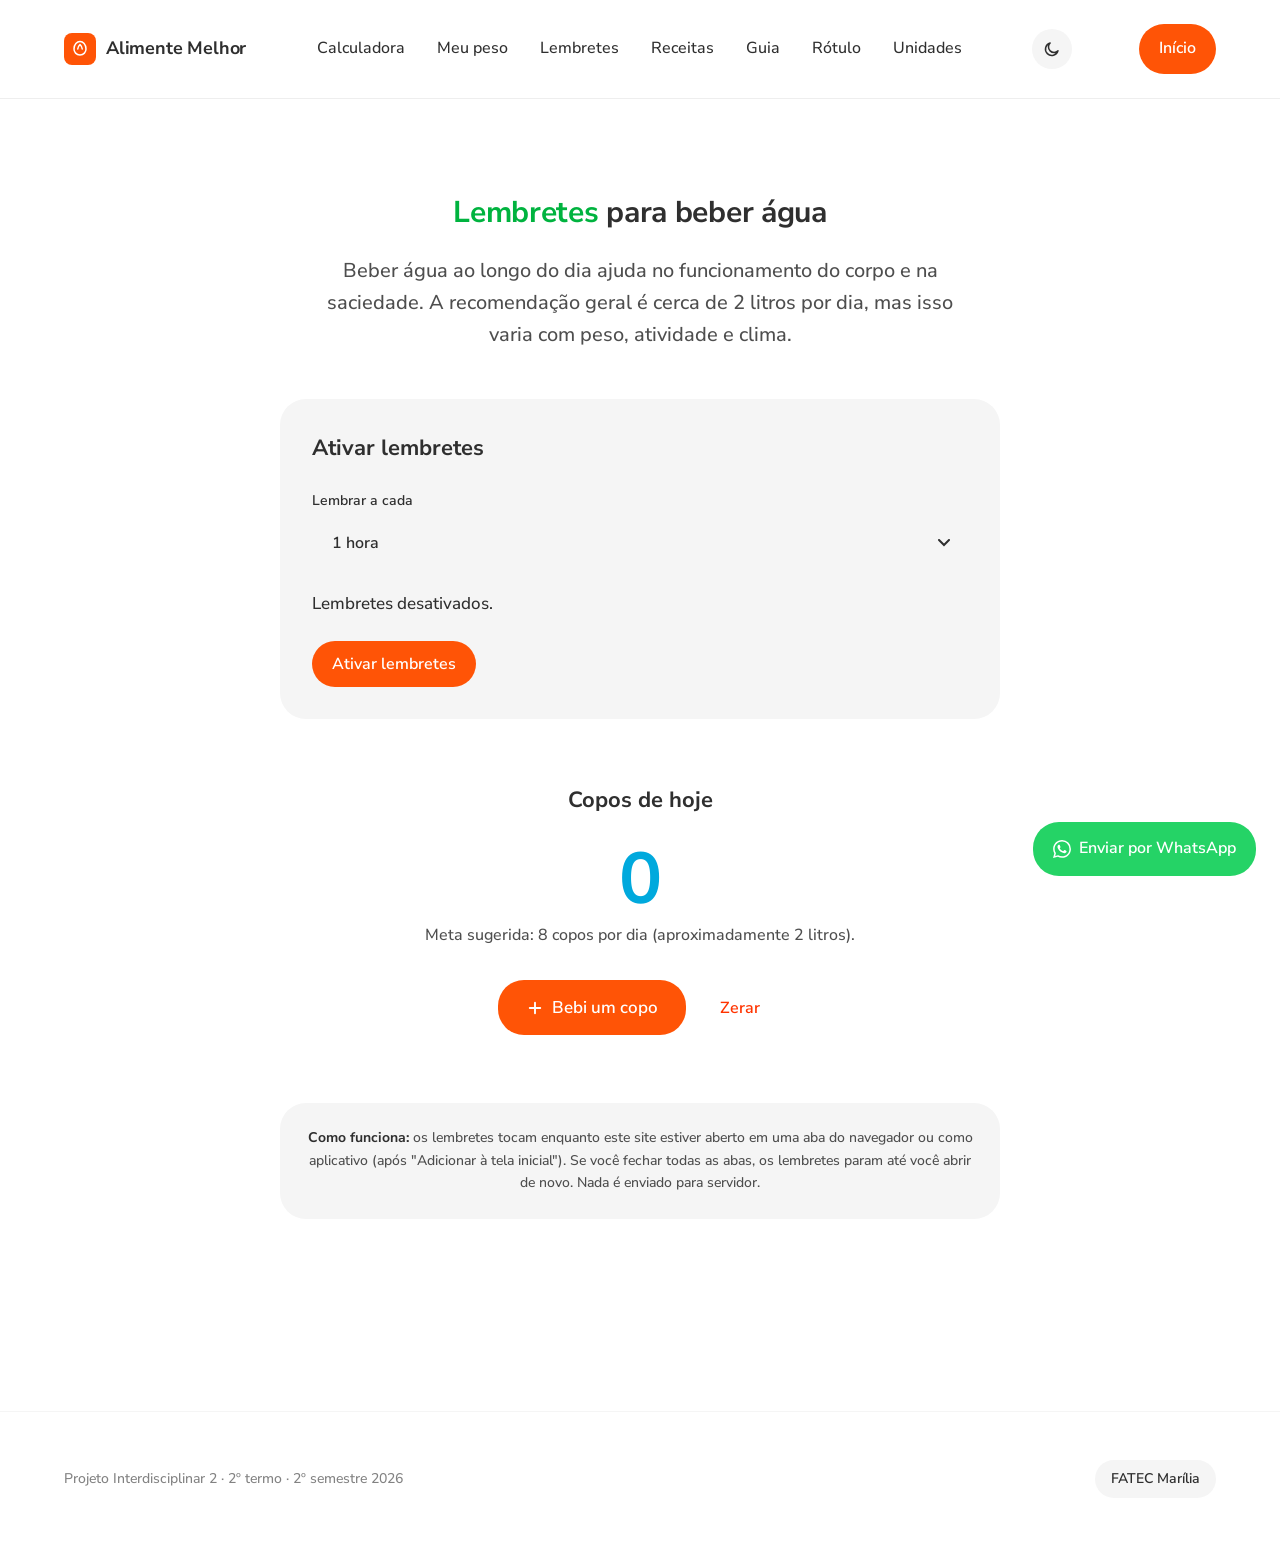
<file: lembretes.html>
<!DOCTYPE html>
<html lang="pt-BR">
<head>
  <meta charset="UTF-8">
  <meta name="viewport" content="width=device-width, initial-scale=1.0">
  <title>Lembretes de água — Alimente Melhor</title>
  <meta name="description" content="Receba lembretes para beber água ao longo do dia. Simples e sem cadastro.">
  <meta name="theme-color" content="#ff5406">

  <link rel="manifest" href="manifest.json">
  <link rel="icon" type="image/svg+xml" href="assets/icons/icon.svg">

  <link rel="preconnect" href="https://fonts.googleapis.com">
  <link rel="preconnect" href="https://fonts.gstatic.com" crossorigin>
  <link href="https://fonts.googleapis.com/css2?family=Nunito+Sans:wght@500;600;700&display=swap" rel="stylesheet">

  <link rel="stylesheet" href="css/variables.css">
  <link rel="stylesheet" href="css/style.css">
  <link rel="stylesheet" href="css/peso.css">
</head>
<body>

  <header class="site-header">
    <div class="container">
      <a href="index.html" class="brand">
        <div class="brand-mark" aria-hidden="true">
          <svg width="18" height="18" viewBox="0 0 24 24" fill="none">
            <path d="M12 2C8 2 4 6 4 12c0 4 3 8 8 8s8-4 8-8c0-6-4-10-8-10z M12 6c-2 2-3 4-3 6 M12 6c2 2 3 4 3 6" stroke="white" stroke-width="2" stroke-linecap="round"/>
          </svg>
        </div>
        <span class="brand-name">Alimente Melhor</span>
      </a>
      <nav class="site-nav" aria-label="Navegação principal">
        <a href="calculadora.html" class="nav-link">Calculadora</a>
        <a href="peso.html" class="nav-link">Meu peso</a>
        <a href="lembretes.html" class="nav-link">Lembretes</a>
        <a href="receitas.html" class="nav-link">Receitas</a>
        <a href="guia.html" class="nav-link">Guia</a>
        <a href="rotulo.html" class="nav-link">Rótulo</a>
        <a href="unidades.html" class="nav-link">Unidades</a>
      </nav>
      <a href="index.html" class="btn-filled">Início</a>
    </div>
  </header>

  <main>
    <section class="section">
      <div class="container">
        <h1 class="section-heading" style="margin-bottom: var(--space-3);">
          <span class="accent-green">Lembretes</span>
          <span class="dark">para beber água</span>
        </h1>
        <p class="section-sub">
          Beber água ao longo do dia ajuda no funcionamento do corpo e
          na saciedade. A recomendação geral é cerca de 2 litros por
          dia, mas isso varia com peso, atividade e clima.
        </p>

        <div class="peso-wrapper">

          <!-- Config lembretes -->
          <div class="peso-form">
            <h3 style="font-size: var(--text-heading-sm); font-weight: var(--weight-bold); margin-bottom: var(--space-3);">Ativar lembretes</h3>

            <div class="form-field" style="margin-bottom: var(--space-3);">
              <label for="intervalo">Lembrar a cada</label>
              <select id="intervalo" class="peso-btn-secondary" style="width:100%;">
                <option value="30">30 minutos</option>
                <option value="60" selected>1 hora</option>
                <option value="90">1 hora e 30 min</option>
                <option value="120">2 horas</option>
                <option value="180">3 horas</option>
              </select>
            </div>

            <p id="status" style="margin-bottom: var(--space-3); font-size: var(--text-body);">Lembretes desativados.</p>
            <p id="proximo-lembrete" style="margin-bottom: var(--space-3); font-size: var(--text-body-sm); color: var(--text-secondary);"></p>

            <div style="display: flex; gap: 12px; flex-wrap: wrap;">
              <button type="button" class="btn-filled" id="btn-ativar">
                Ativar lembretes
              </button>
              <button type="button" class="peso-btn-secondary" id="btn-desativar" style="display:none;">
                Desativar
              </button>
            </div>
          </div>

          <!-- Contador de copos -->
          <div class="peso-chart-card" style="text-align: center;">
            <h3 style="font-size: var(--text-heading-sm); font-weight: var(--weight-bold); margin-bottom: var(--space-3);">Copos de hoje</h3>

            <div style="font-size: 72px; font-weight: var(--weight-bold); color: var(--color-sky-blue); line-height: 1; margin-bottom: 8px;">
              <span id="copo-contador">0</span>
            </div>
            <p style="font-size: var(--text-body-sm); color: var(--text-secondary); margin-bottom: var(--space-4);">
              Meta sugerida: 8 copos por dia (aproximadamente 2 litros).
            </p>

            <div style="display: flex; gap: 12px; flex-wrap: wrap; justify-content: center;">
              <button type="button" class="btn-filled large" id="copo-btn">
                <svg width="18" height="18" viewBox="0 0 24 24" fill="none" aria-hidden="true">
                  <path d="M12 5v14 M5 12h14" stroke="currentColor" stroke-width="2.5" stroke-linecap="round"/>
                </svg>
                Bebi um copo
              </button>
              <button type="button" class="peso-btn-danger" id="copo-reset">
                Zerar
              </button>
            </div>
          </div>

          <div class="privacy-note">
            <strong>Como funciona:</strong> os lembretes tocam enquanto
            este site estiver aberto em uma aba do navegador ou como
            aplicativo (após "Adicionar à tela inicial"). Se você fechar
            todas as abas, os lembretes param até você abrir de novo.
            Nada é enviado para servidor.
          </div>
        </div>
      </div>
    </section>
  </main>

  <footer class="site-footer">
    <div class="container">
      <span class="footer-text">Projeto Interdisciplinar 2 · 2º termo · 2º semestre 2026</span>
      <span class="footer-badge">FATEC Marília</span>
    </div>
  </footer>

  <script src="js/ui.js"></script>
  <script src="js/lembretes.js"></script>
  <script>
    if ('serviceWorker' in navigator) {
      window.addEventListener('load', () => {
        navigator.serviceWorker.register('sw.js').catch(() => {});
      });
    }
  </script>
</body>
</html>
</file>
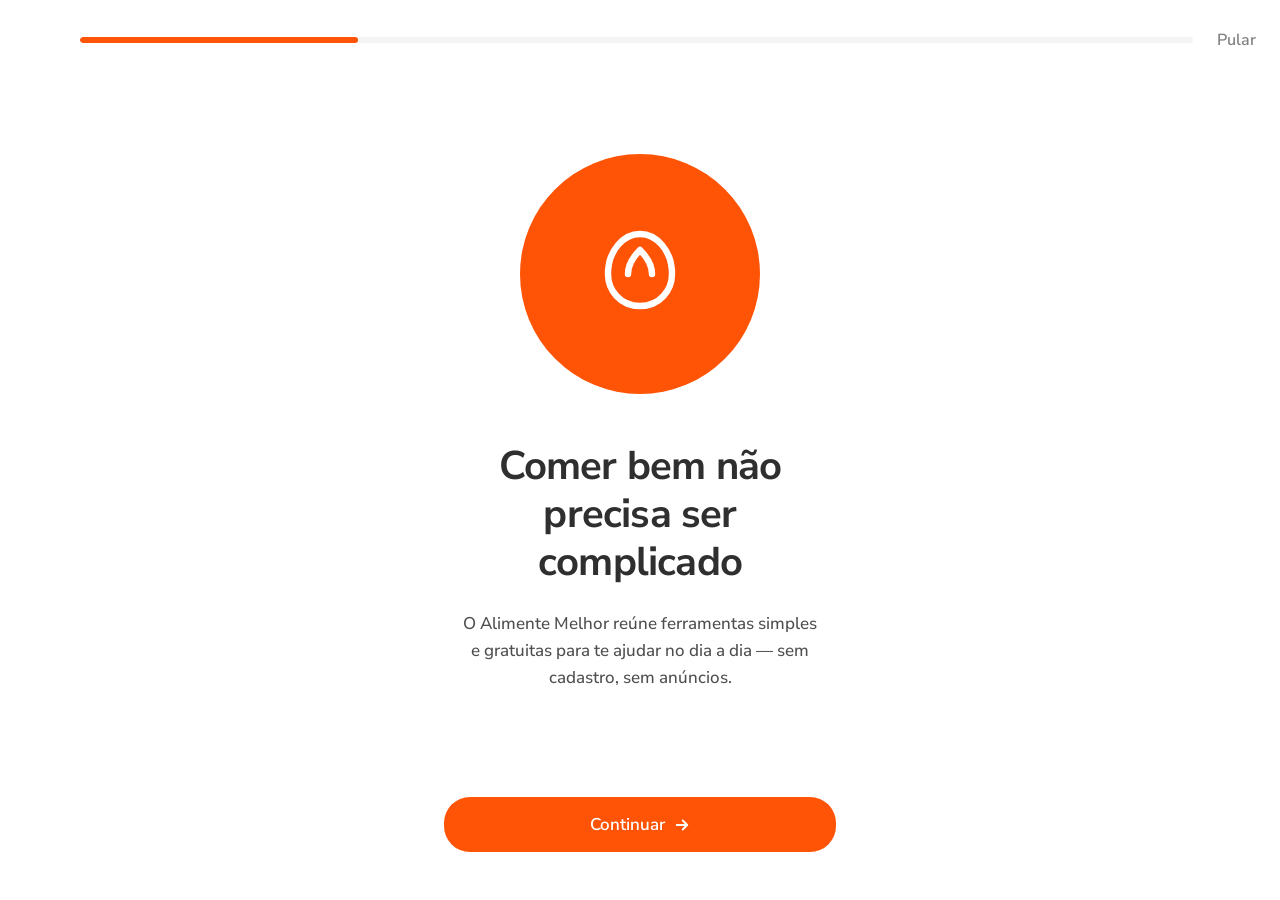
<file: onboarding.html>
<!DOCTYPE html>
<html lang="pt-BR">
<head>
  <meta charset="UTF-8">
  <script>
    try {
      if (localStorage.getItem('alimentemelhor:onboarding-visto')) {
        location.replace('index.html');
      }
    } catch (e) {}
  </script>
  <meta name="viewport" content="width=device-width, initial-scale=1.0">
  <title>Bem-vindo — Alimente Melhor</title>
  <meta name="description" content="Conheça as ferramentas do Alimente Melhor: calculadora de IMC, acompanhamento de peso, lembretes de água e muito mais.">
  <meta name="theme-color" content="#ff5406">

  <link rel="manifest" href="manifest.json">
  <link rel="icon" type="image/svg+xml" href="assets/icons/icon.svg">

  <link rel="preconnect" href="https://fonts.googleapis.com">
  <link rel="preconnect" href="https://fonts.gstatic.com" crossorigin>
  <link href="https://fonts.googleapis.com/css2?family=Nunito+Sans:wght@500;600;700&display=swap" rel="stylesheet">

  <link rel="stylesheet" href="css/variables.css">
  <link rel="stylesheet" href="css/style.css">
  <link rel="stylesheet" href="css/onboarding.css">
</head>
<body class="onb-body">

  <div class="onb-page">
    <div class="onb-topbar">
      <button type="button" class="onb-back" id="onb-back-btn" aria-label="Voltar">
        <svg width="20" height="20" viewBox="0 0 24 24" fill="none" aria-hidden="true">
          <path d="M15 6l-6 6 6 6" stroke="currentColor" stroke-width="2.5" stroke-linecap="round" stroke-linejoin="round"/>
        </svg>
      </button>
      <div class="onb-progress"><div class="onb-progress-fill" id="onb-progress-fill"></div></div>
      <button type="button" class="onb-skip" id="onb-skip-btn">Pular</button>
    </div>

    <div class="onb-screens">
      <section class="onb-screen active" data-step="0">
        <div class="onb-illustration orange" aria-hidden="true">
          <span class="onb-dot dot-a"></span>
          <span class="onb-dot dot-b"></span>
          <svg width="96" height="96" viewBox="0 0 24 24" fill="none">
            <path d="M12 2C8 2 4 6 4 12c0 4 3 8 8 8s8-4 8-8c0-6-4-10-8-10z M12 6c-2 2-3 4-3 6 M12 6c2 2 3 4 3 6" stroke="white" stroke-width="1.6" stroke-linecap="round"/>
          </svg>
        </div>
        <h1 class="onb-headline">Comer bem não precisa ser complicado</h1>
        <p class="onb-subtext">
          O Alimente Melhor reúne ferramentas simples e gratuitas para
          te ajudar no dia a dia — sem cadastro, sem anúncios.
        </p>
      </section>

      <section class="onb-screen" data-step="1">
        <div class="onb-illustration orange" aria-hidden="true">
          <span class="onb-dot dot-a"></span>
          <span class="onb-dot dot-b"></span>
          <svg width="96" height="96" viewBox="0 0 24 24" fill="none">
            <rect x="4" y="3" width="16" height="18" rx="3" stroke="white" stroke-width="1.6"/>
            <path d="M8 7h8 M8 12h2 M12 12h2 M16 12h.01 M8 16h2 M12 16h2 M16 16h.01" stroke="white" stroke-width="1.6" stroke-linecap="round"/>
          </svg>
        </div>
        <h1 class="onb-headline">Descubra sua faixa de peso em segundos</h1>
        <p class="onb-subtext">
          Calcule seu IMC e receba uma orientação clara sobre o resultado —
          um ponto de partida, não um diagnóstico.
        </p>
      </section>

      <section class="onb-screen" data-step="2">
        <div class="onb-illustration green" aria-hidden="true">
          <span class="onb-dot dot-a"></span>
          <span class="onb-dot dot-b"></span>
          <svg width="96" height="96" viewBox="0 0 24 24" fill="none">
            <path d="M4 20L9 14L13 17L20 8 M15 8h5v5" stroke="white" stroke-width="1.6" stroke-linecap="round" stroke-linejoin="round"/>
          </svg>
        </div>
        <h1 class="onb-headline">Acompanhe sua evolução e beba mais água</h1>
        <p class="onb-subtext">
          Registre seu peso num gráfico simples e receba lembretes
          para se hidratar ao longo do dia.
        </p>
      </section>

      <section class="onb-screen" data-step="3">
        <div class="onb-illustration iris" aria-hidden="true">
          <span class="onb-dot dot-a"></span>
          <span class="onb-dot dot-b"></span>
          <svg width="96" height="96" viewBox="0 0 24 24" fill="none">
            <path d="M5 13l5 5L19 7" stroke="white" stroke-width="2" stroke-linecap="round" stroke-linejoin="round"/>
          </svg>
        </div>
        <h1 class="onb-headline">Tudo grátis, para toda a família</h1>
        <p class="onb-subtext">
          Sem anúncios e sem letrinhas miúdas. Orientação clara baseada
          no Guia Alimentar do Ministério da Saúde.
        </p>
      </section>
    </div>

    <div class="onb-footer">
      <button type="button" class="btn-filled large onb-cta" id="onb-next-btn">
        Continuar
        <svg width="18" height="18" viewBox="0 0 24 24" fill="none" aria-hidden="true">
          <path d="M5 12h14 M13 6l6 6-6 6" stroke="currentColor" stroke-width="2.5" stroke-linecap="round" stroke-linejoin="round"/>
        </svg>
      </button>
    </div>
  </div>

  <script src="js/onboarding.js"></script>
  <script>
    if ('serviceWorker' in navigator) {
      window.addEventListener('load', () => {
        navigator.serviceWorker.register('sw.js').catch(() => {});
      });
    }
  </script>
</body>
</html>
</file>
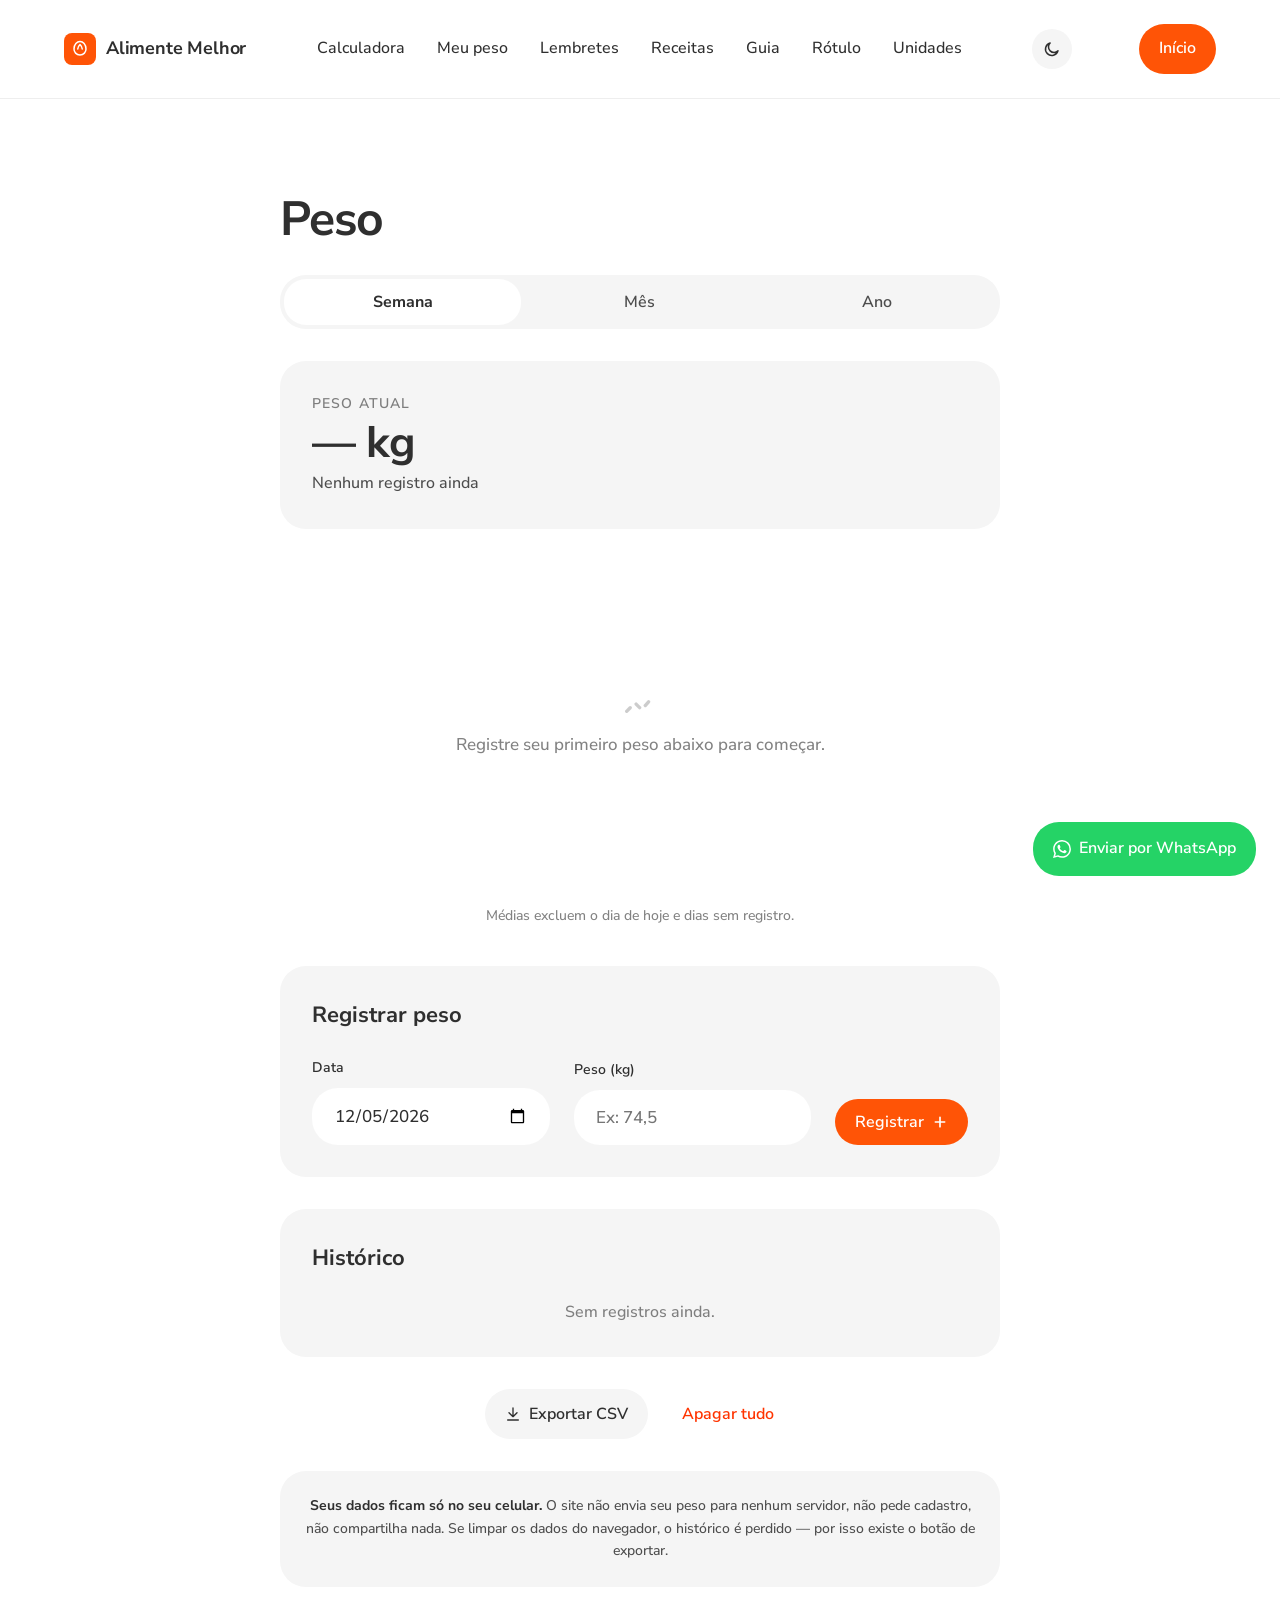
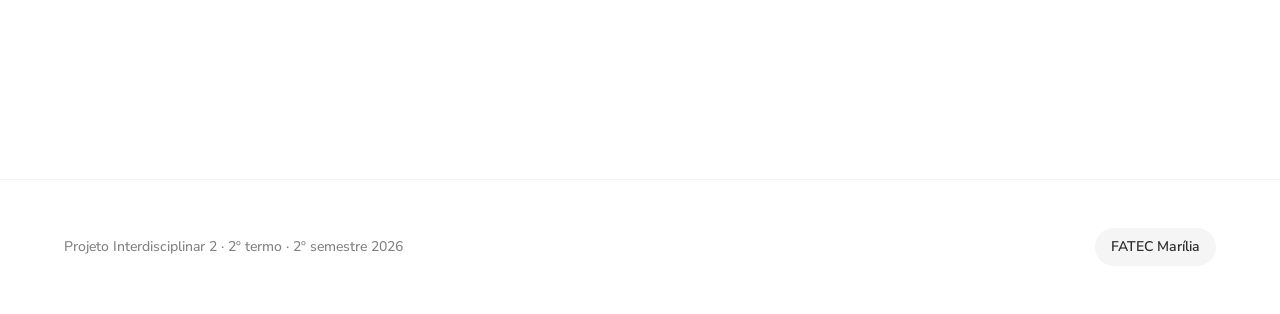
<file: peso.html>
<!DOCTYPE html>
<html lang="pt-BR">
<head>
  <meta charset="UTF-8">
  <meta name="viewport" content="width=device-width, initial-scale=1.0">
  <title>Meu peso — Alimente Melhor</title>
  <meta name="description" content="Acompanhe seu peso ao longo do tempo. Registro simples, gráfico e exportação. Seus dados ficam só no seu celular.">
  <meta name="theme-color" content="#ff5406">

  <link rel="manifest" href="manifest.json">
  <link rel="icon" type="image/svg+xml" href="assets/icons/icon.svg">

  <link rel="preconnect" href="https://fonts.googleapis.com">
  <link rel="preconnect" href="https://fonts.gstatic.com" crossorigin>
  <link href="https://fonts.googleapis.com/css2?family=Nunito+Sans:wght@500;600;700&display=swap" rel="stylesheet">

  <link rel="stylesheet" href="css/variables.css">
  <link rel="stylesheet" href="css/style.css">
  <link rel="stylesheet" href="css/peso.css">
</head>
<body>

  <header class="site-header">
    <div class="container">
      <a href="index.html" class="brand">
        <div class="brand-mark" aria-hidden="true">
          <svg width="18" height="18" viewBox="0 0 24 24" fill="none">
            <path d="M12 2C8 2 4 6 4 12c0 4 3 8 8 8s8-4 8-8c0-6-4-10-8-10z M12 6c-2 2-3 4-3 6 M12 6c2 2 3 4 3 6" stroke="white" stroke-width="2" stroke-linecap="round"/>
          </svg>
        </div>
        <span class="brand-name">Alimente Melhor</span>
      </a>
      <nav class="site-nav" aria-label="Navegação principal">
        <a href="calculadora.html" class="nav-link">Calculadora</a>
        <a href="peso.html" class="nav-link">Meu peso</a>
        <a href="lembretes.html" class="nav-link">Lembretes</a>
        <a href="receitas.html" class="nav-link">Receitas</a>
        <a href="guia.html" class="nav-link">Guia</a>
        <a href="rotulo.html" class="nav-link">Rótulo</a>
        <a href="unidades.html" class="nav-link">Unidades</a>
      </nav>
      <a href="index.html" class="btn-filled">Início</a>
    </div>
  </header>

  <main>
    <section class="section">
      <div class="container">
        <div class="peso-wrapper">

          <h1 class="peso-page-title">Peso</h1>

          <!-- Segmentado Semana / Mês / Ano -->
          <div class="peso-segmented" role="tablist" aria-label="Período">
            <button type="button" class="peso-seg-btn active" data-period="week" role="tab">Semana</button>
            <button type="button" class="peso-seg-btn" data-period="month" role="tab">Mês</button>
            <button type="button" class="peso-seg-btn" data-period="year" role="tab">Ano</button>
          </div>

          <!-- Card do valor atual -->
          <div class="peso-current-card" id="peso-current-card">
            <span class="peso-current-label">Peso atual</span>
            <span class="peso-current-value" id="peso-current-value">— kg</span>
            <span class="peso-current-date" id="peso-current-date">Nenhum registro ainda</span>
          </div>

          <!-- Gráfico grande -->
          <div class="peso-chart-card" id="peso-chart-card"></div>

          <!-- Média móvel -->
          <div class="peso-moving-avg" id="peso-moving-avg" style="display:none;">
            <span class="peso-moving-avg-label">Média móvel</span>
            <span class="peso-moving-avg-value" id="peso-moving-avg-value">7 dias</span>
          </div>

          <!-- Nota -->
          <p class="peso-note">
            Médias excluem o dia de hoje e dias sem registro.
          </p>

          <!-- Formulário -->
          <form class="peso-form" id="peso-form">
            <h2 class="peso-form-title">Registrar peso</h2>
            <div class="peso-form-row">
              <div class="form-field">
                <label for="peso-data">Data</label>
                <input type="date" id="peso-data" required>
              </div>
              <div class="form-field">
                <label for="peso-valor">Peso (kg)</label>
                <input type="text" inputmode="decimal" id="peso-valor" placeholder="Ex: 74,5" required>
              </div>
              <button type="submit" class="btn-filled">
                Registrar
                <svg width="16" height="16" viewBox="0 0 24 24" fill="none" aria-hidden="true">
                  <path d="M12 5v14 M5 12h14" stroke="currentColor" stroke-width="2.5" stroke-linecap="round"/>
                </svg>
              </button>
            </div>
          </form>

          <!-- Histórico -->
          <div class="peso-historico">
            <h3>Histórico</h3>
            <div class="peso-lista" id="peso-lista"></div>
          </div>

          <!-- Ações finais -->
          <div class="peso-actions">
            <button type="button" class="peso-btn-secondary" id="btn-export">
              <svg width="16" height="16" viewBox="0 0 24 24" fill="none" aria-hidden="true">
                <path d="M12 3v13 M6 10l6 6 6-6 M4 21h16" stroke="currentColor" stroke-width="2" stroke-linecap="round" stroke-linejoin="round"/>
              </svg>
              Exportar CSV
            </button>
            <button type="button" class="peso-btn-danger" id="btn-limpar-tudo">
              Apagar tudo
            </button>
          </div>

          <div class="privacy-note">
            <strong>Seus dados ficam só no seu celular.</strong>
            O site não envia seu peso para nenhum servidor, não pede
            cadastro, não compartilha nada. Se limpar os dados do navegador,
            o histórico é perdido — por isso existe o botão de exportar.
          </div>
        </div>
      </div>
    </section>
  </main>

  <footer class="site-footer">
    <div class="container">
      <span class="footer-text">Projeto Interdisciplinar 2 · 2º termo · 2º semestre 2026</span>
      <span class="footer-badge">FATEC Marília</span>
    </div>
  </footer>

  <script src="js/ui.js"></script>
  <script src="js/peso.js"></script>
  <script>
    if ('serviceWorker' in navigator) {
      window.addEventListener('load', () => {
        navigator.serviceWorker.register('sw.js').catch(() => {});
      });
    }
  </script>
</body>
</html>
</file>
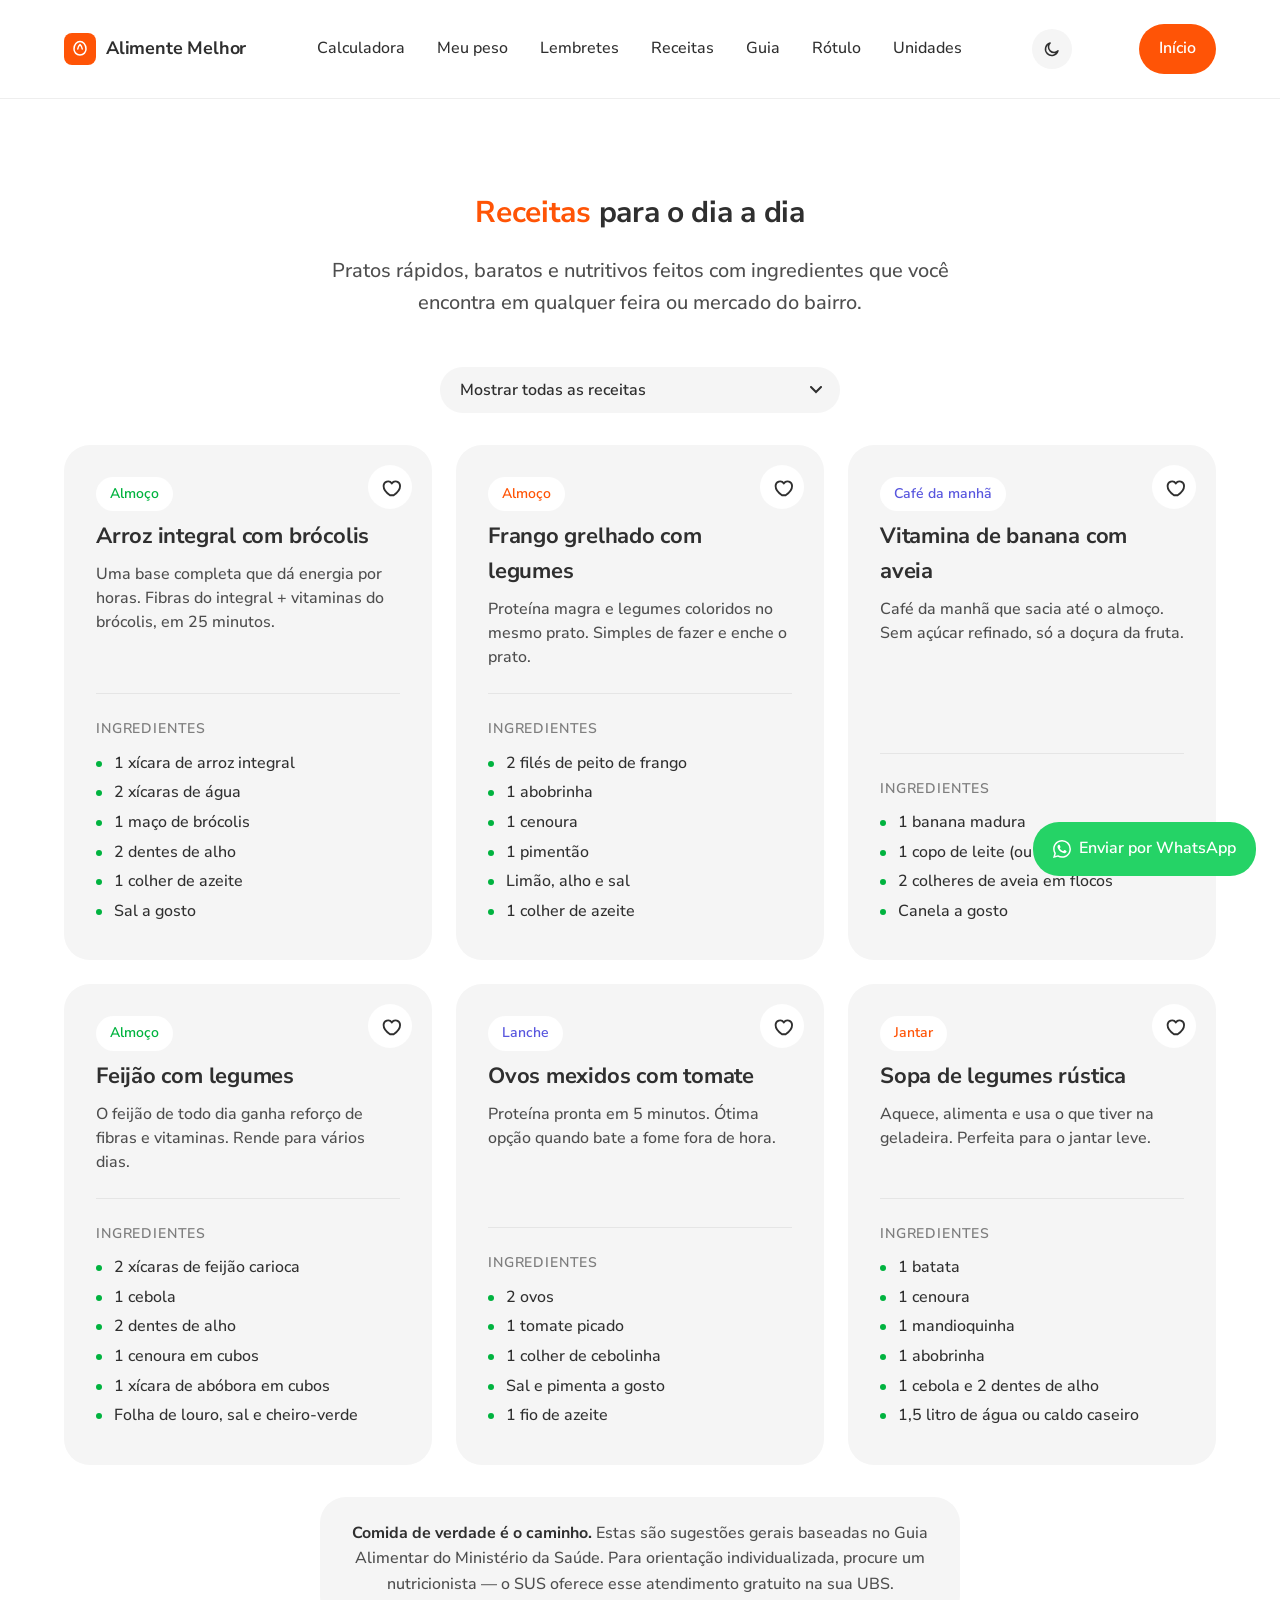
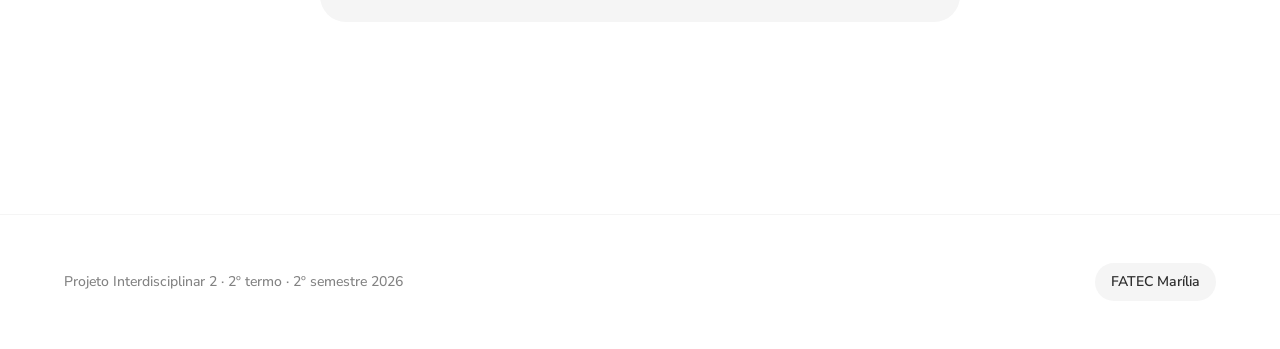
<file: receitas.html>
<!DOCTYPE html>
<html lang="pt-BR">
<head>
  <meta charset="UTF-8">
  <meta name="viewport" content="width=device-width, initial-scale=1.0">
  <title>Receitas saudáveis — Alimente Melhor</title>
  <meta name="description" content="Receitas simples, baratas e saudáveis feitas com ingredientes que você encontra em qualquer feira.">
  <meta name="theme-color" content="#ff5406">

  <link rel="manifest" href="manifest.json">
  <link rel="icon" type="image/svg+xml" href="assets/icons/icon.svg">

  <link rel="preconnect" href="https://fonts.googleapis.com">
  <link rel="preconnect" href="https://fonts.gstatic.com" crossorigin>
  <link href="https://fonts.googleapis.com/css2?family=Nunito+Sans:wght@500;600;700&display=swap" rel="stylesheet">

  <link rel="stylesheet" href="css/variables.css">
  <link rel="stylesheet" href="css/style.css">
  <link rel="stylesheet" href="css/peso.css">
</head>
<body>

  <header class="site-header">
    <div class="container">
      <a href="index.html" class="brand">
        <div class="brand-mark" aria-hidden="true">
          <svg width="18" height="18" viewBox="0 0 24 24" fill="none">
            <path d="M12 2C8 2 4 6 4 12c0 4 3 8 8 8s8-4 8-8c0-6-4-10-8-10z M12 6c-2 2-3 4-3 6 M12 6c2 2 3 4 3 6" stroke="white" stroke-width="2" stroke-linecap="round"/>
          </svg>
        </div>
        <span class="brand-name">Alimente Melhor</span>
      </a>

      <nav class="site-nav" aria-label="Navegação principal">
        <a href="calculadora.html" class="nav-link">Calculadora</a>
        <a href="peso.html" class="nav-link">Meu peso</a>
        <a href="lembretes.html" class="nav-link">Lembretes</a>
        <a href="receitas.html" class="nav-link">Receitas</a>
        <a href="guia.html" class="nav-link">Guia</a>
        <a href="rotulo.html" class="nav-link">Rótulo</a>
        <a href="unidades.html" class="nav-link">Unidades</a>
      </nav>

      <a href="index.html" class="btn-filled">Início</a>
    </div>
  </header>

  <main>
    <section class="section">
      <div class="container">
        <h1 class="section-heading" style="margin-bottom: var(--space-3);">
          <span class="accent-orange">Receitas</span>
          <span class="dark">para o dia a dia</span>
        </h1>
        <p class="section-sub">
          Pratos rápidos, baratos e nutritivos feitos com ingredientes
          que você encontra em qualquer feira ou mercado do bairro.
        </p>


        <div style="max-width: 400px; margin: 0 auto var(--space-4);">
          <select id="receitas-filtro" class="peso-btn-secondary" style="width:100%;" aria-label="Filtrar receitas">
            <option value="todas">Mostrar todas as receitas</option>
            <option value="favoritas">Só minhas favoritas ⭐</option>
          </select>
        </div>

        <div class="recipe-grid">

          <article class="recipe-card" data-id="arroz-brocolis">
            <span class="recipe-tag">Almoço</span>
            <h2 class="recipe-title">Arroz integral com brócolis</h2>
            <p class="recipe-desc">
              Uma base completa que dá energia por horas. Fibras do integral
              + vitaminas do brócolis, em 25 minutos.
            </p>
            <div class="recipe-details">
              <h4>Ingredientes</h4>
              <ul>
                <li>1 xícara de arroz integral</li>
                <li>2 xícaras de água</li>
                <li>1 maço de brócolis</li>
                <li>2 dentes de alho</li>
                <li>1 colher de azeite</li>
                <li>Sal a gosto</li>
              </ul>
            </div>
          </article>

          <article class="recipe-card" data-id="frango-legumes">
            <span class="recipe-tag orange">Almoço</span>
            <h2 class="recipe-title">Frango grelhado com legumes</h2>
            <p class="recipe-desc">
              Proteína magra e legumes coloridos no mesmo prato.
              Simples de fazer e enche o prato.
            </p>
            <div class="recipe-details">
              <h4>Ingredientes</h4>
              <ul>
                <li>2 filés de peito de frango</li>
                <li>1 abobrinha</li>
                <li>1 cenoura</li>
                <li>1 pimentão</li>
                <li>Limão, alho e sal</li>
                <li>1 colher de azeite</li>
              </ul>
            </div>
          </article>

          <article class="recipe-card" data-id="vitamina-banana">
            <span class="recipe-tag iris">Café da manhã</span>
            <h2 class="recipe-title">Vitamina de banana com aveia</h2>
            <p class="recipe-desc">
              Café da manhã que sacia até o almoço. Sem açúcar refinado,
              só a doçura da fruta.
            </p>
            <div class="recipe-details">
              <h4>Ingredientes</h4>
              <ul>
                <li>1 banana madura</li>
                <li>1 copo de leite (ou vegetal)</li>
                <li>2 colheres de aveia em flocos</li>
                <li>Canela a gosto</li>
              </ul>
            </div>
          </article>

          <article class="recipe-card" data-id="feijao-legumes">
            <span class="recipe-tag">Almoço</span>
            <h2 class="recipe-title">Feijão com legumes</h2>
            <p class="recipe-desc">
              O feijão de todo dia ganha reforço de fibras e vitaminas.
              Rende para vários dias.
            </p>
            <div class="recipe-details">
              <h4>Ingredientes</h4>
              <ul>
                <li>2 xícaras de feijão carioca</li>
                <li>1 cebola</li>
                <li>2 dentes de alho</li>
                <li>1 cenoura em cubos</li>
                <li>1 xícara de abóbora em cubos</li>
                <li>Folha de louro, sal e cheiro-verde</li>
              </ul>
            </div>
          </article>

          <article class="recipe-card" data-id="ovos-tomate">
            <span class="recipe-tag iris">Lanche</span>
            <h2 class="recipe-title">Ovos mexidos com tomate</h2>
            <p class="recipe-desc">
              Proteína pronta em 5 minutos. Ótima opção quando bate
              a fome fora de hora.
            </p>
            <div class="recipe-details">
              <h4>Ingredientes</h4>
              <ul>
                <li>2 ovos</li>
                <li>1 tomate picado</li>
                <li>1 colher de cebolinha</li>
                <li>Sal e pimenta a gosto</li>
                <li>1 fio de azeite</li>
              </ul>
            </div>
          </article>

          <article class="recipe-card" data-id="sopa-legumes">
            <span class="recipe-tag orange">Jantar</span>
            <h2 class="recipe-title">Sopa de legumes rústica</h2>
            <p class="recipe-desc">
              Aquece, alimenta e usa o que tiver na geladeira.
              Perfeita para o jantar leve.
            </p>
            <div class="recipe-details">
              <h4>Ingredientes</h4>
              <ul>
                <li>1 batata</li>
                <li>1 cenoura</li>
                <li>1 mandioquinha</li>
                <li>1 abobrinha</li>
                <li>1 cebola e 2 dentes de alho</li>
                <li>1,5 litro de água ou caldo caseiro</li>
              </ul>
            </div>
          </article>

        </div>

        <div class="disclaimer">
          <strong>Comida de verdade é o caminho.</strong> Estas são sugestões
          gerais baseadas no Guia Alimentar do Ministério da Saúde. Para
          orientação individualizada, procure um nutricionista — o SUS
          oferece esse atendimento gratuito na sua UBS.
        </div>
      </div>
    </section>
  </main>

  <footer class="site-footer">
    <div class="container">
      <span class="footer-text">Projeto Interdisciplinar 2 · 2º termo · 2º semestre 2026</span>
      <span class="footer-badge">FATEC Marília</span>
    </div>
  </footer>

  <script src="js/ui.js"></script>
  <script src="js/favoritos.js"></script>
  <script>
    if ('serviceWorker' in navigator) {
      window.addEventListener('load', () => {
        navigator.serviceWorker.register('sw.js').catch(() => {});
      });
    }
  </script>
</body>
</html>
</file>
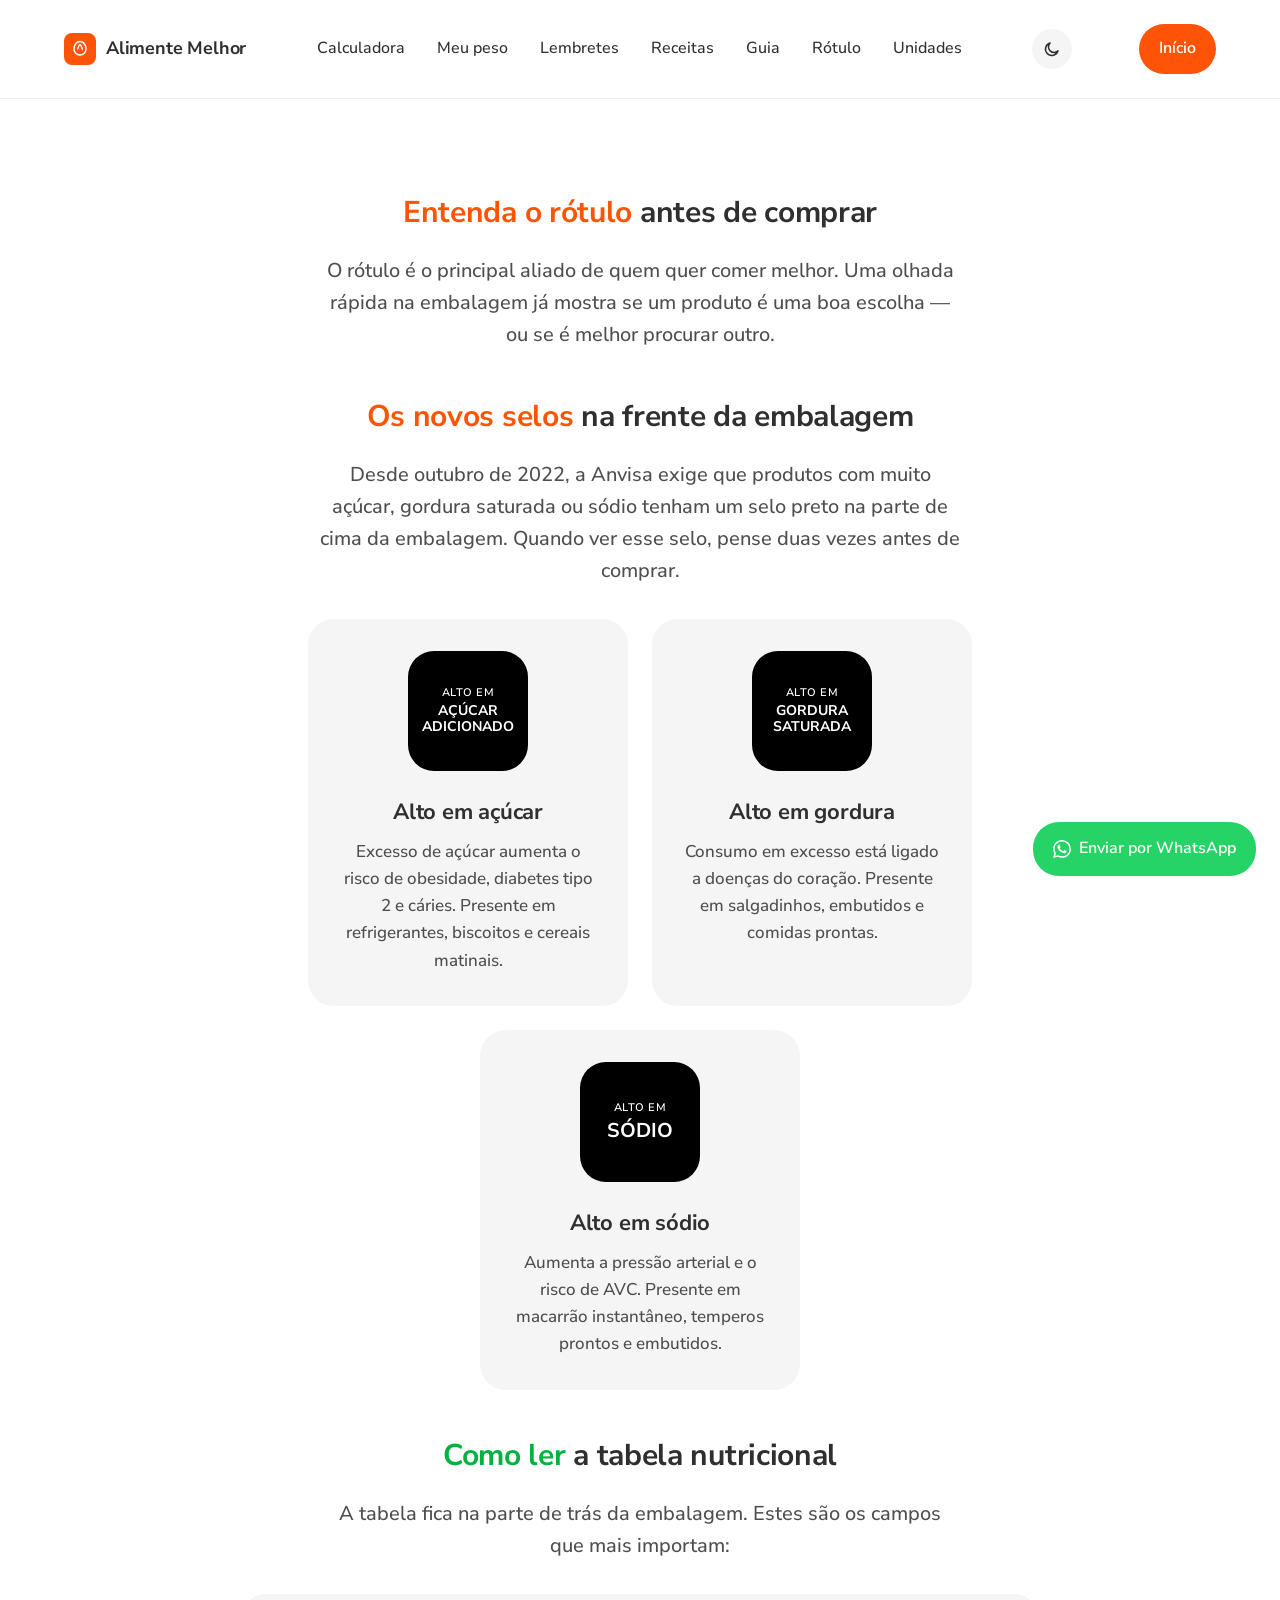
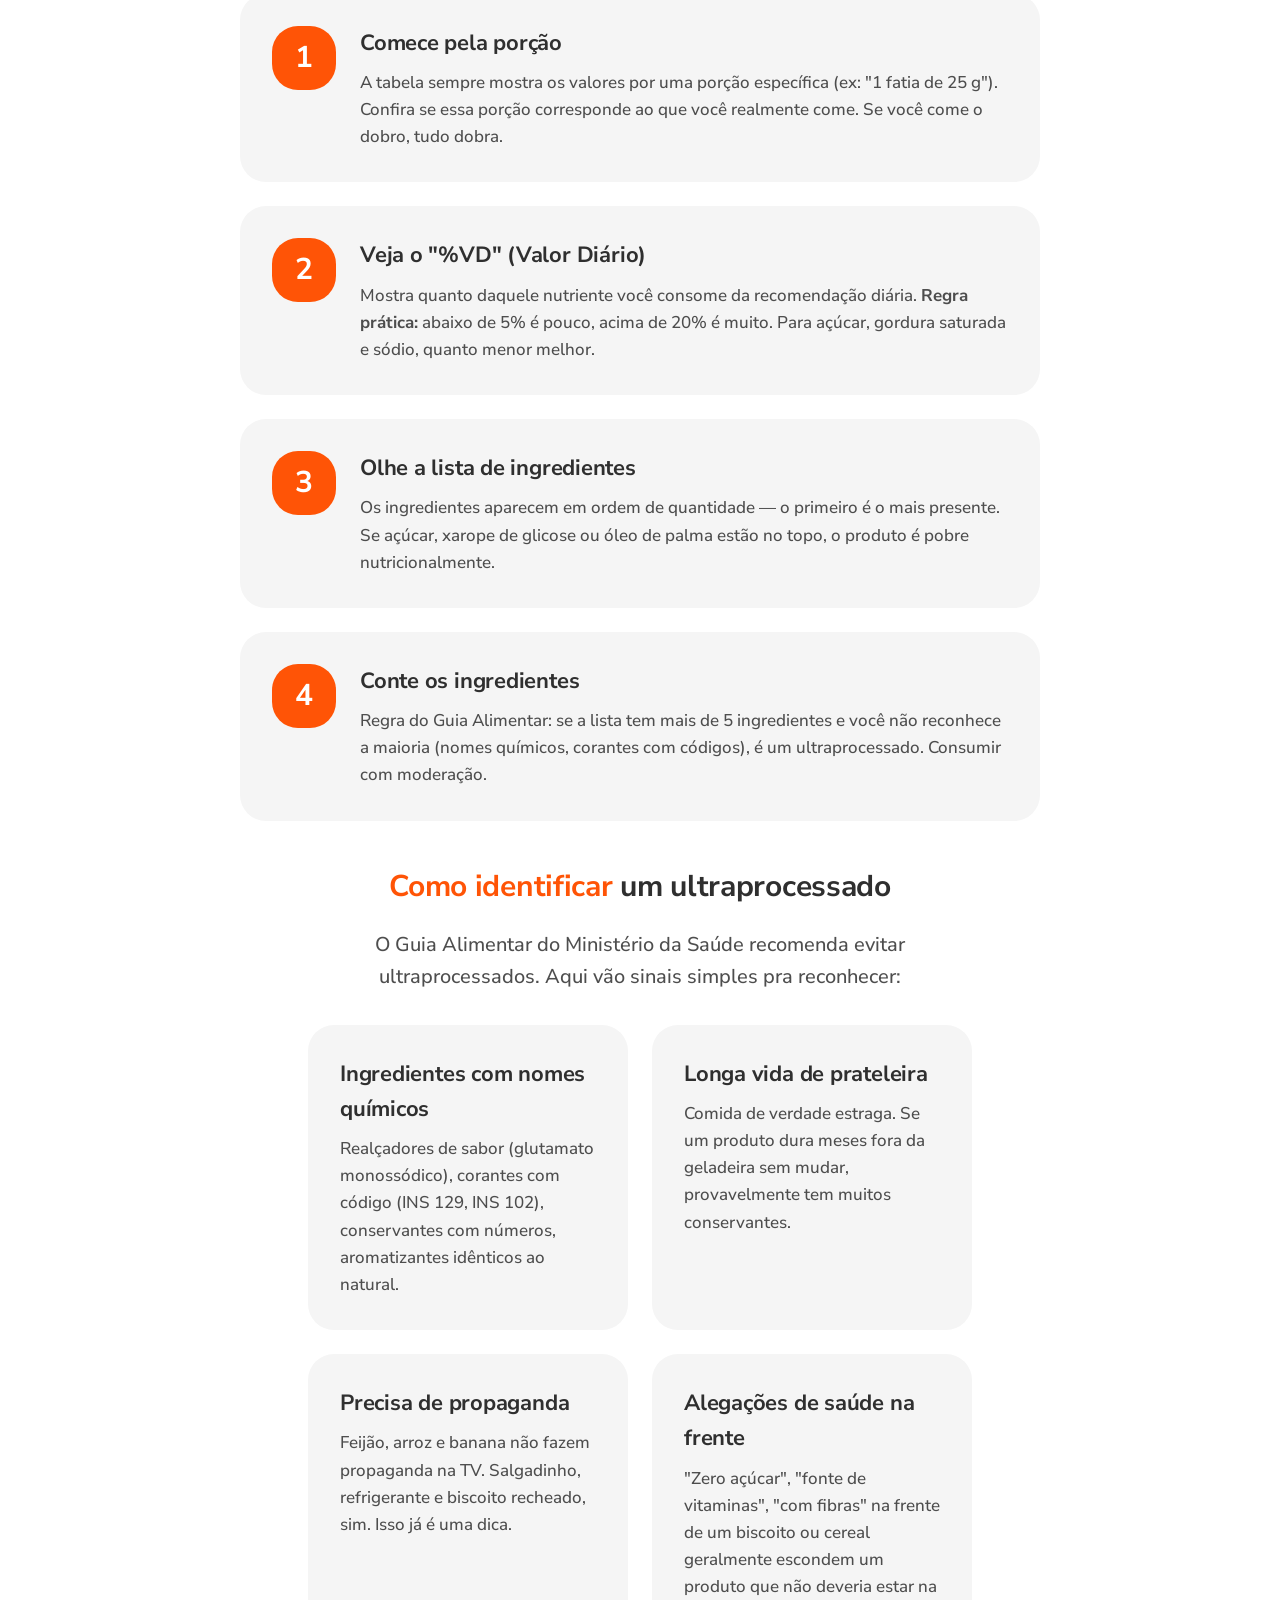
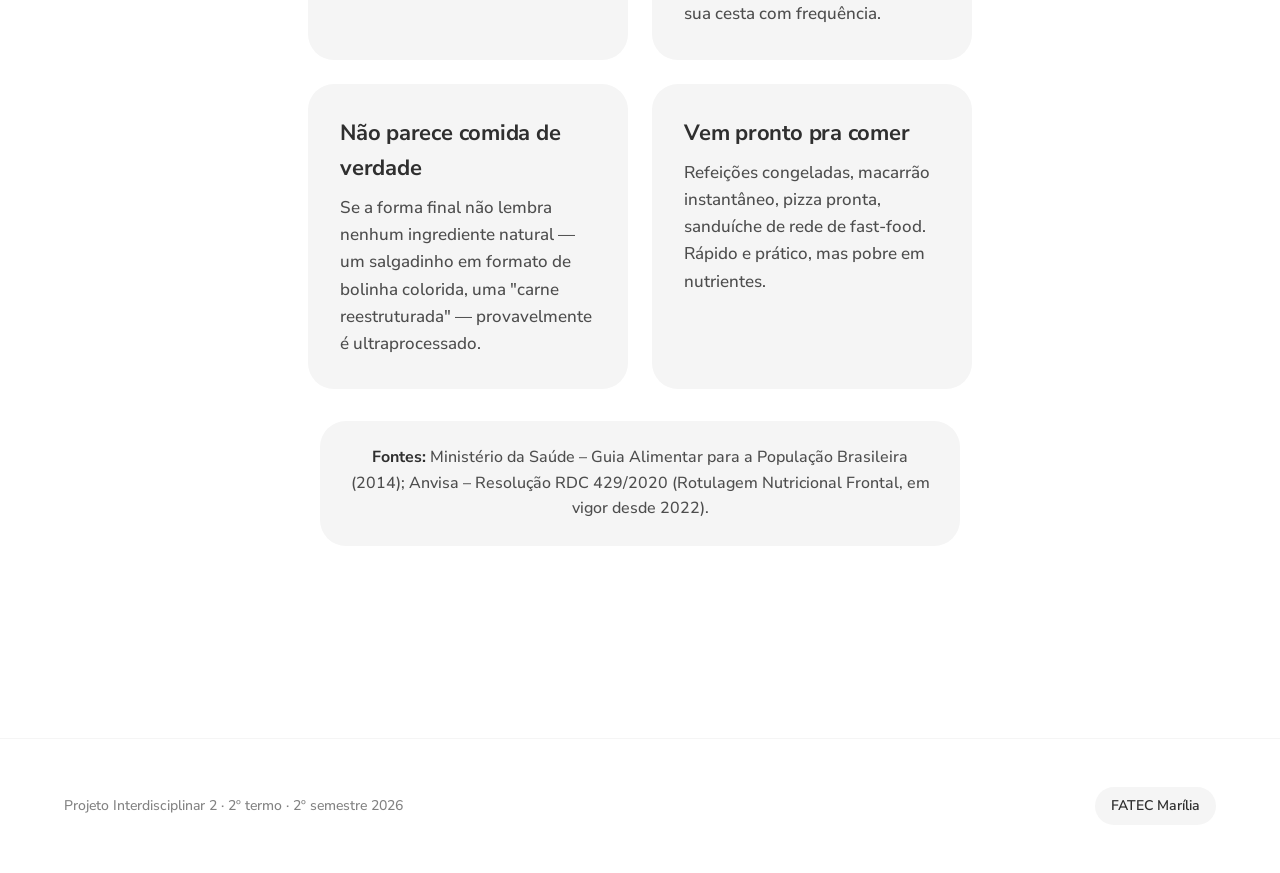
<file: rotulo.html>
<!DOCTYPE html>
<html lang="pt-BR">
<head>
  <meta charset="UTF-8">
  <meta name="viewport" content="width=device-width, initial-scale=1.0">
  <title>Entenda o rótulo — Alimente Melhor</title>
  <meta name="description" content="Aprenda a ler rótulos de alimentos, entender os novos selos frontais da Anvisa e identificar ultraprocessados.">
  <meta name="theme-color" content="#ff5406">

  <link rel="manifest" href="manifest.json">
  <link rel="icon" type="image/svg+xml" href="assets/icons/icon.svg">

  <link rel="preconnect" href="https://fonts.googleapis.com">
  <link rel="preconnect" href="https://fonts.gstatic.com" crossorigin>
  <link href="https://fonts.googleapis.com/css2?family=Nunito+Sans:wght@500;600;700&display=swap" rel="stylesheet">

  <link rel="stylesheet" href="css/variables.css">
  <link rel="stylesheet" href="css/style.css">
</head>
<body>

  <header class="site-header">
    <div class="container">
      <a href="index.html" class="brand">
        <div class="brand-mark" aria-hidden="true">
          <svg width="18" height="18" viewBox="0 0 24 24" fill="none">
            <path d="M12 2C8 2 4 6 4 12c0 4 3 8 8 8s8-4 8-8c0-6-4-10-8-10z M12 6c-2 2-3 4-3 6 M12 6c2 2 3 4 3 6" stroke="white" stroke-width="2" stroke-linecap="round"/>
          </svg>
        </div>
        <span class="brand-name">Alimente Melhor</span>
      </a>
      <nav class="site-nav" aria-label="Navegação principal">
        <a href="calculadora.html" class="nav-link">Calculadora</a>
        <a href="peso.html" class="nav-link">Meu peso</a>
        <a href="lembretes.html" class="nav-link">Lembretes</a>
        <a href="receitas.html" class="nav-link">Receitas</a>
        <a href="guia.html" class="nav-link">Guia</a>
        <a href="rotulo.html" class="nav-link">Rótulo</a>
        <a href="unidades.html" class="nav-link">Unidades</a>
      </nav>
      <a href="index.html" class="btn-filled">Início</a>
    </div>
  </header>

  <main>
    <section class="section">
      <div class="container">
        <h1 class="section-heading" style="margin-bottom: var(--space-3);">
          <span class="accent-orange">Entenda o rótulo</span>
          <span class="dark">antes de comprar</span>
        </h1>
        <p class="section-sub">
          O rótulo é o principal aliado de quem quer comer melhor. Uma
          olhada rápida na embalagem já mostra se um produto é uma boa
          escolha — ou se é melhor procurar outro.
        </p>

        <!-- Novos selos frontais da Anvisa -->
        <div style="max-width: 800px; margin: 0 auto var(--space-6);">
          <h2 class="section-heading" style="font-size: var(--text-heading); margin-bottom: var(--space-3);">
            <span class="accent-orange">Os novos selos</span>
            <span class="dark">na frente da embalagem</span>
          </h2>
          <p class="section-sub" style="margin-bottom: var(--space-4);">
            Desde outubro de 2022, a Anvisa exige que produtos com muito açúcar,
            gordura saturada ou sódio tenham um selo preto na parte de cima da
            embalagem. Quando ver esse selo, pense duas vezes antes de comprar.
          </p>

          <div class="feature-grid" style="grid-template-columns: repeat(auto-fit, minmax(220px, 1fr));">
            <div class="feature-card">
              <div style="width:120px;height:120px;background:#000;border-radius:var(--radius);display:flex;flex-direction:column;align-items:center;justify-content:center;color:#fff;margin:0 auto var(--space-3);padding:10px;text-align:center;box-sizing:border-box;">
                <span style="font-size:11px;font-weight:600;letter-spacing:0.04em;line-height:1.1;">ALTO EM</span>
                <span style="font-size:14px;font-weight:700;line-height:1.1;margin-top:4px;">AÇÚCAR<br>ADICIONADO</span>
              </div>
              <h3 class="feature-title">Alto em açúcar</h3>
              <p class="feature-text">
                Excesso de açúcar aumenta o risco de obesidade, diabetes
                tipo 2 e cáries. Presente em refrigerantes, biscoitos e cereais matinais.
              </p>
            </div>

            <div class="feature-card">
              <div style="width:120px;height:120px;background:#000;border-radius:var(--radius);display:flex;flex-direction:column;align-items:center;justify-content:center;color:#fff;margin:0 auto var(--space-3);padding:10px;text-align:center;box-sizing:border-box;">
                <span style="font-size:11px;font-weight:600;letter-spacing:0.04em;line-height:1.1;">ALTO EM</span>
                <span style="font-size:14px;font-weight:700;line-height:1.1;margin-top:4px;">GORDURA<br>SATURADA</span>
              </div>
              <h3 class="feature-title">Alto em gordura</h3>
              <p class="feature-text">
                Consumo em excesso está ligado a doenças do coração.
                Presente em salgadinhos, embutidos e comidas prontas.
              </p>
            </div>

            <div class="feature-card">
              <div style="width:120px;height:120px;background:#000;border-radius:var(--radius);display:flex;flex-direction:column;align-items:center;justify-content:center;color:#fff;margin:0 auto var(--space-3);padding:10px;text-align:center;box-sizing:border-box;">
                <span style="font-size:11px;font-weight:600;letter-spacing:0.04em;line-height:1.1;">ALTO EM</span>
                <span style="font-size:20px;font-weight:700;line-height:1.1;margin-top:6px;">SÓDIO</span>
              </div>
              <h3 class="feature-title">Alto em sódio</h3>
              <p class="feature-text">
                Aumenta a pressão arterial e o risco de AVC. Presente em
                macarrão instantâneo, temperos prontos e embutidos.
              </p>
            </div>
          </div>
        </div>

        <!-- Como ler a tabela nutricional -->
        <div style="max-width: 800px; margin: 0 auto var(--space-6);">
          <h2 class="section-heading" style="font-size: var(--text-heading); margin-bottom: var(--space-3);">
            <span class="accent-green">Como ler</span>
            <span class="dark">a tabela nutricional</span>
          </h2>
          <p class="section-sub" style="margin-bottom: var(--space-4);">
            A tabela fica na parte de trás da embalagem. Estes são os
            campos que mais importam:
          </p>

          <div class="step-list">
            <div class="step-item">
              <div class="step-number">1</div>
              <div class="step-content">
                <h3>Comece pela porção</h3>
                <p>A tabela sempre mostra os valores por uma porção específica
                (ex: "1 fatia de 25 g"). Confira se essa porção corresponde ao
                que você realmente come. Se você come o dobro, tudo dobra.</p>
              </div>
            </div>

            <div class="step-item">
              <div class="step-number">2</div>
              <div class="step-content">
                <h3>Veja o "%VD" (Valor Diário)</h3>
                <p>Mostra quanto daquele nutriente você consome da recomendação
                diária. <strong>Regra prática:</strong> abaixo de 5% é pouco,
                acima de 20% é muito. Para açúcar, gordura saturada e sódio,
                quanto menor melhor.</p>
              </div>
            </div>

            <div class="step-item">
              <div class="step-number">3</div>
              <div class="step-content">
                <h3>Olhe a lista de ingredientes</h3>
                <p>Os ingredientes aparecem em ordem de quantidade — o primeiro
                é o mais presente. Se açúcar, xarope de glicose ou óleo de palma
                estão no topo, o produto é pobre nutricionalmente.</p>
              </div>
            </div>

            <div class="step-item">
              <div class="step-number">4</div>
              <div class="step-content">
                <h3>Conte os ingredientes</h3>
                <p>Regra do Guia Alimentar: se a lista tem mais de 5 ingredientes
                e você não reconhece a maioria (nomes químicos, corantes com
                códigos), é um ultraprocessado. Consumir com moderação.</p>
              </div>
            </div>
          </div>
        </div>

        <!-- Identificar ultraprocessados -->
        <div style="max-width: 800px; margin: 0 auto;">
          <h2 class="section-heading" style="font-size: var(--text-heading); margin-bottom: var(--space-3);">
            <span class="accent-orange">Como identificar</span>
            <span class="dark">um ultraprocessado</span>
          </h2>
          <p class="section-sub" style="margin-bottom: var(--space-4);">
            O Guia Alimentar do Ministério da Saúde recomenda evitar
            ultraprocessados. Aqui vão sinais simples pra reconhecer:
          </p>

          <div class="feature-grid" style="grid-template-columns: repeat(auto-fit, minmax(240px, 1fr));">
            <div class="feature-card" style="text-align:left;">
              <h3 class="feature-title" style="text-align:left;">Ingredientes com nomes químicos</h3>
              <p class="feature-text" style="text-align:left;">
                Realçadores de sabor (glutamato monossódico), corantes com
                código (INS 129, INS 102), conservantes com números,
                aromatizantes idênticos ao natural.
              </p>
            </div>

            <div class="feature-card" style="text-align:left;">
              <h3 class="feature-title" style="text-align:left;">Longa vida de prateleira</h3>
              <p class="feature-text" style="text-align:left;">
                Comida de verdade estraga. Se um produto dura meses fora da
                geladeira sem mudar, provavelmente tem muitos conservantes.
              </p>
            </div>

            <div class="feature-card" style="text-align:left;">
              <h3 class="feature-title" style="text-align:left;">Precisa de propaganda</h3>
              <p class="feature-text" style="text-align:left;">
                Feijão, arroz e banana não fazem propaganda na TV.
                Salgadinho, refrigerante e biscoito recheado, sim. Isso
                já é uma dica.
              </p>
            </div>

            <div class="feature-card" style="text-align:left;">
              <h3 class="feature-title" style="text-align:left;">Alegações de saúde na frente</h3>
              <p class="feature-text" style="text-align:left;">
                "Zero açúcar", "fonte de vitaminas", "com fibras" na frente
                de um biscoito ou cereal geralmente escondem um produto que
                não deveria estar na sua cesta com frequência.
              </p>
            </div>

            <div class="feature-card" style="text-align:left;">
              <h3 class="feature-title" style="text-align:left;">Não parece comida de verdade</h3>
              <p class="feature-text" style="text-align:left;">
                Se a forma final não lembra nenhum ingrediente natural —
                um salgadinho em formato de bolinha colorida, uma "carne
                reestruturada" — provavelmente é ultraprocessado.
              </p>
            </div>

            <div class="feature-card" style="text-align:left;">
              <h3 class="feature-title" style="text-align:left;">Vem pronto pra comer</h3>
              <p class="feature-text" style="text-align:left;">
                Refeições congeladas, macarrão instantâneo, pizza pronta,
                sanduíche de rede de fast-food. Rápido e prático, mas
                pobre em nutrientes.
              </p>
            </div>
          </div>
        </div>

        <div class="disclaimer">
          <strong>Fontes:</strong> Ministério da Saúde – Guia Alimentar para
          a População Brasileira (2014); Anvisa – Resolução RDC 429/2020
          (Rotulagem Nutricional Frontal, em vigor desde 2022).
        </div>
      </div>
    </section>
  </main>

  <footer class="site-footer">
    <div class="container">
      <span class="footer-text">Projeto Interdisciplinar 2 · 2º termo · 2º semestre 2026</span>
      <span class="footer-badge">FATEC Marília</span>
    </div>
  </footer>

  <script src="js/ui.js"></script>
  <script>
    if ('serviceWorker' in navigator) {
      window.addEventListener('load', () => {
        navigator.serviceWorker.register('sw.js').catch(() => {});
      });
    }
  </script>
</body>
</html>
</file>
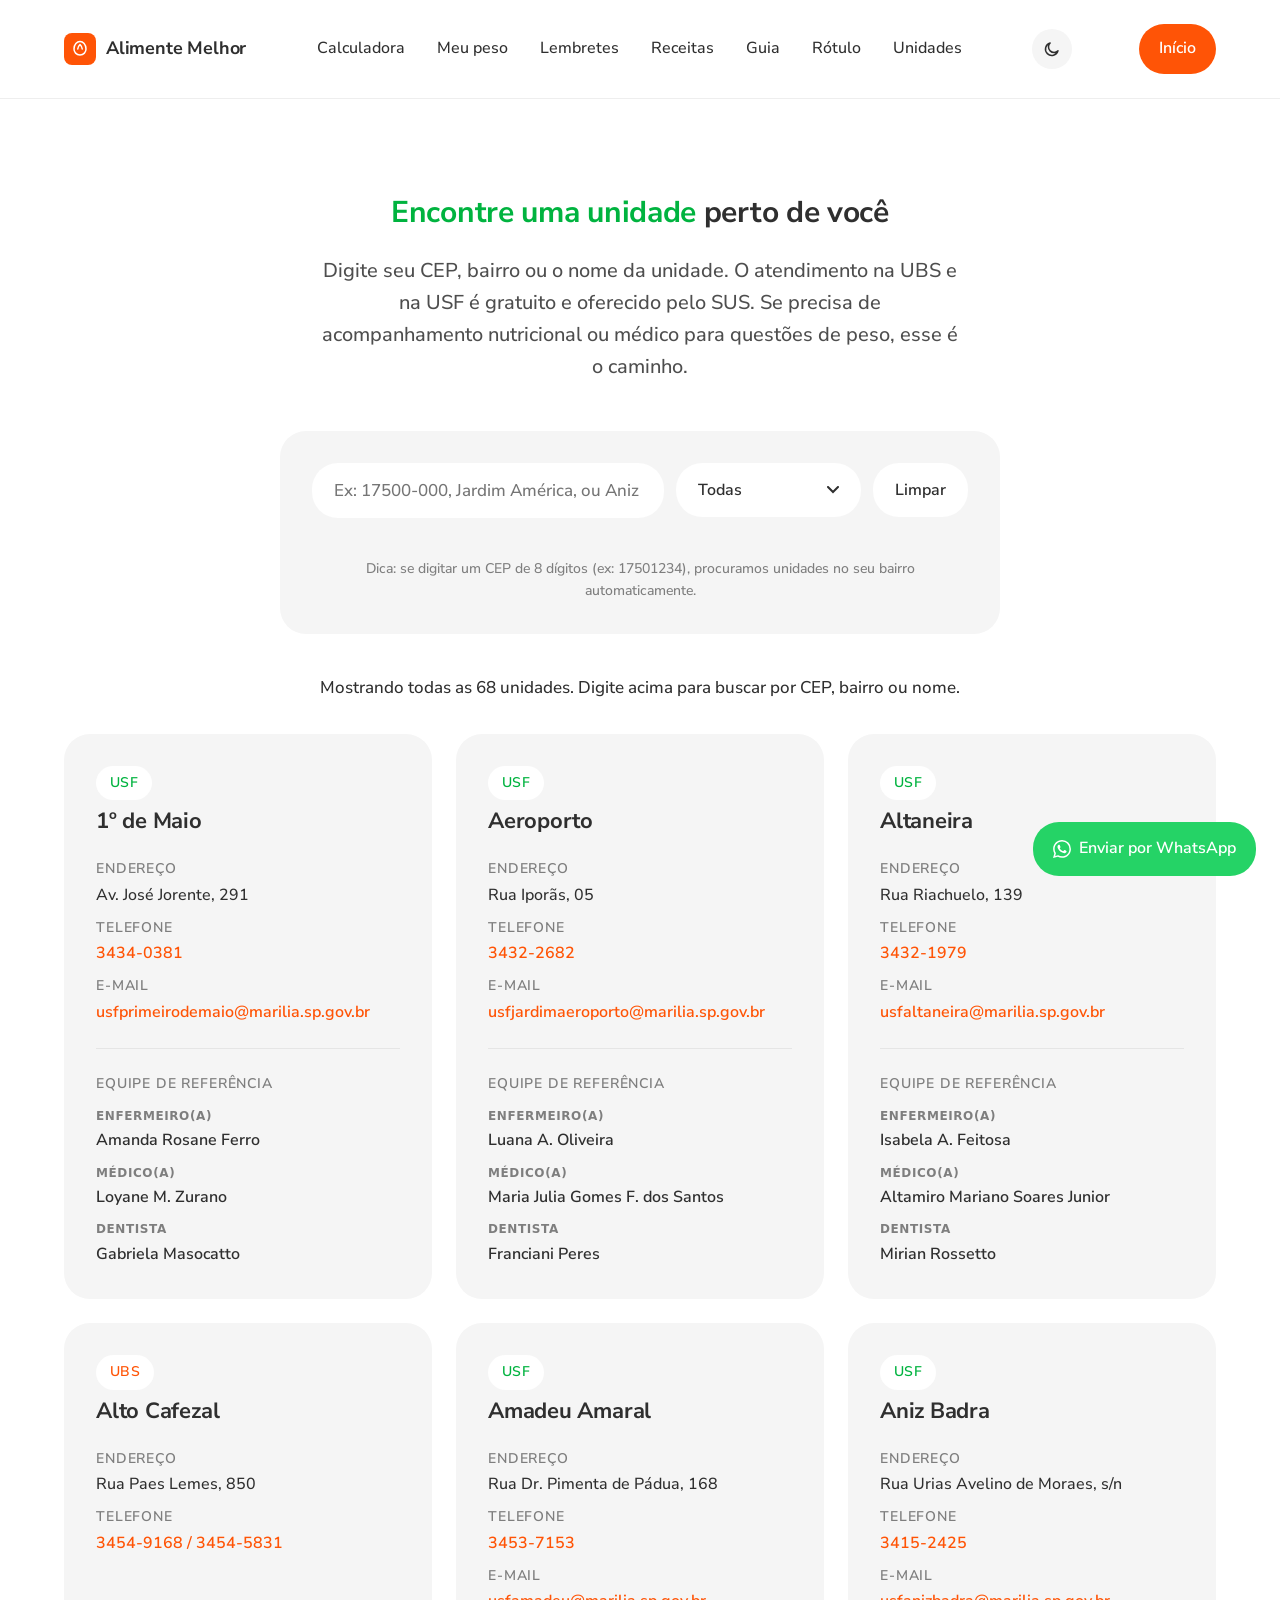
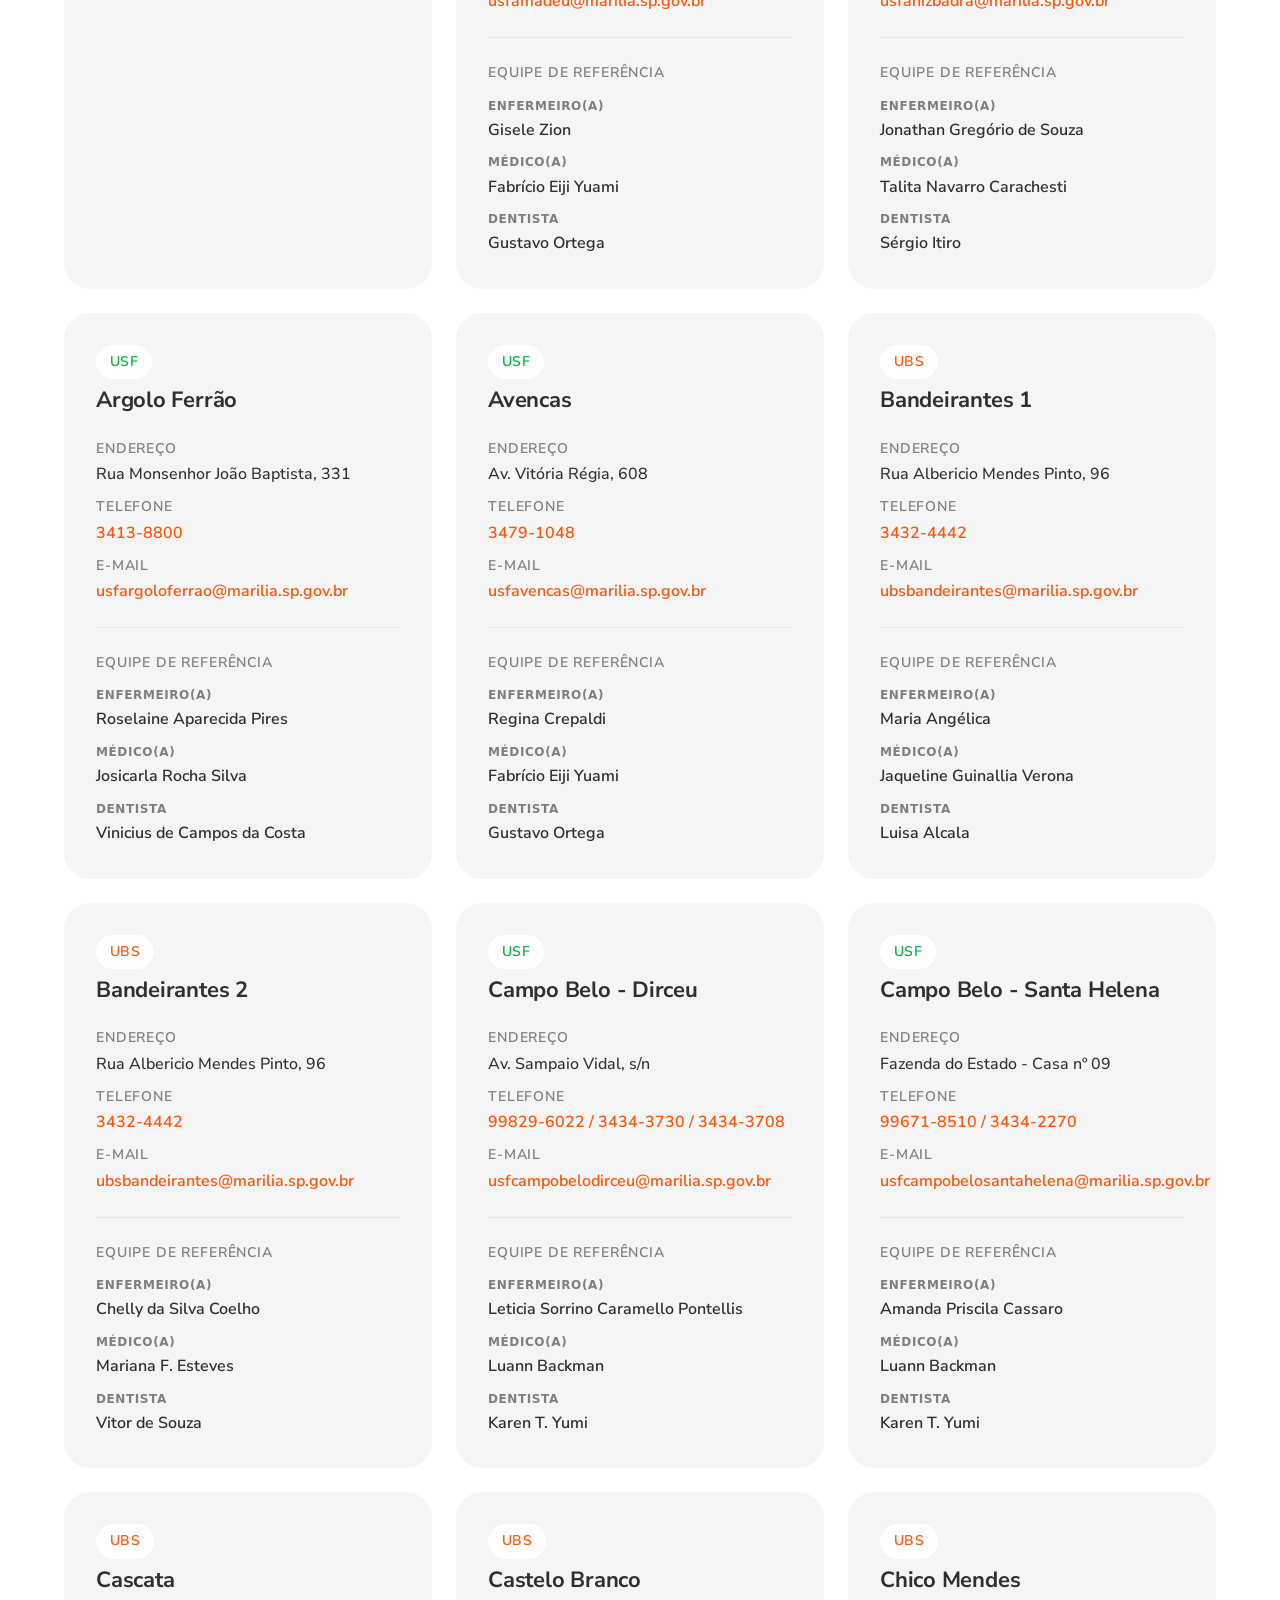
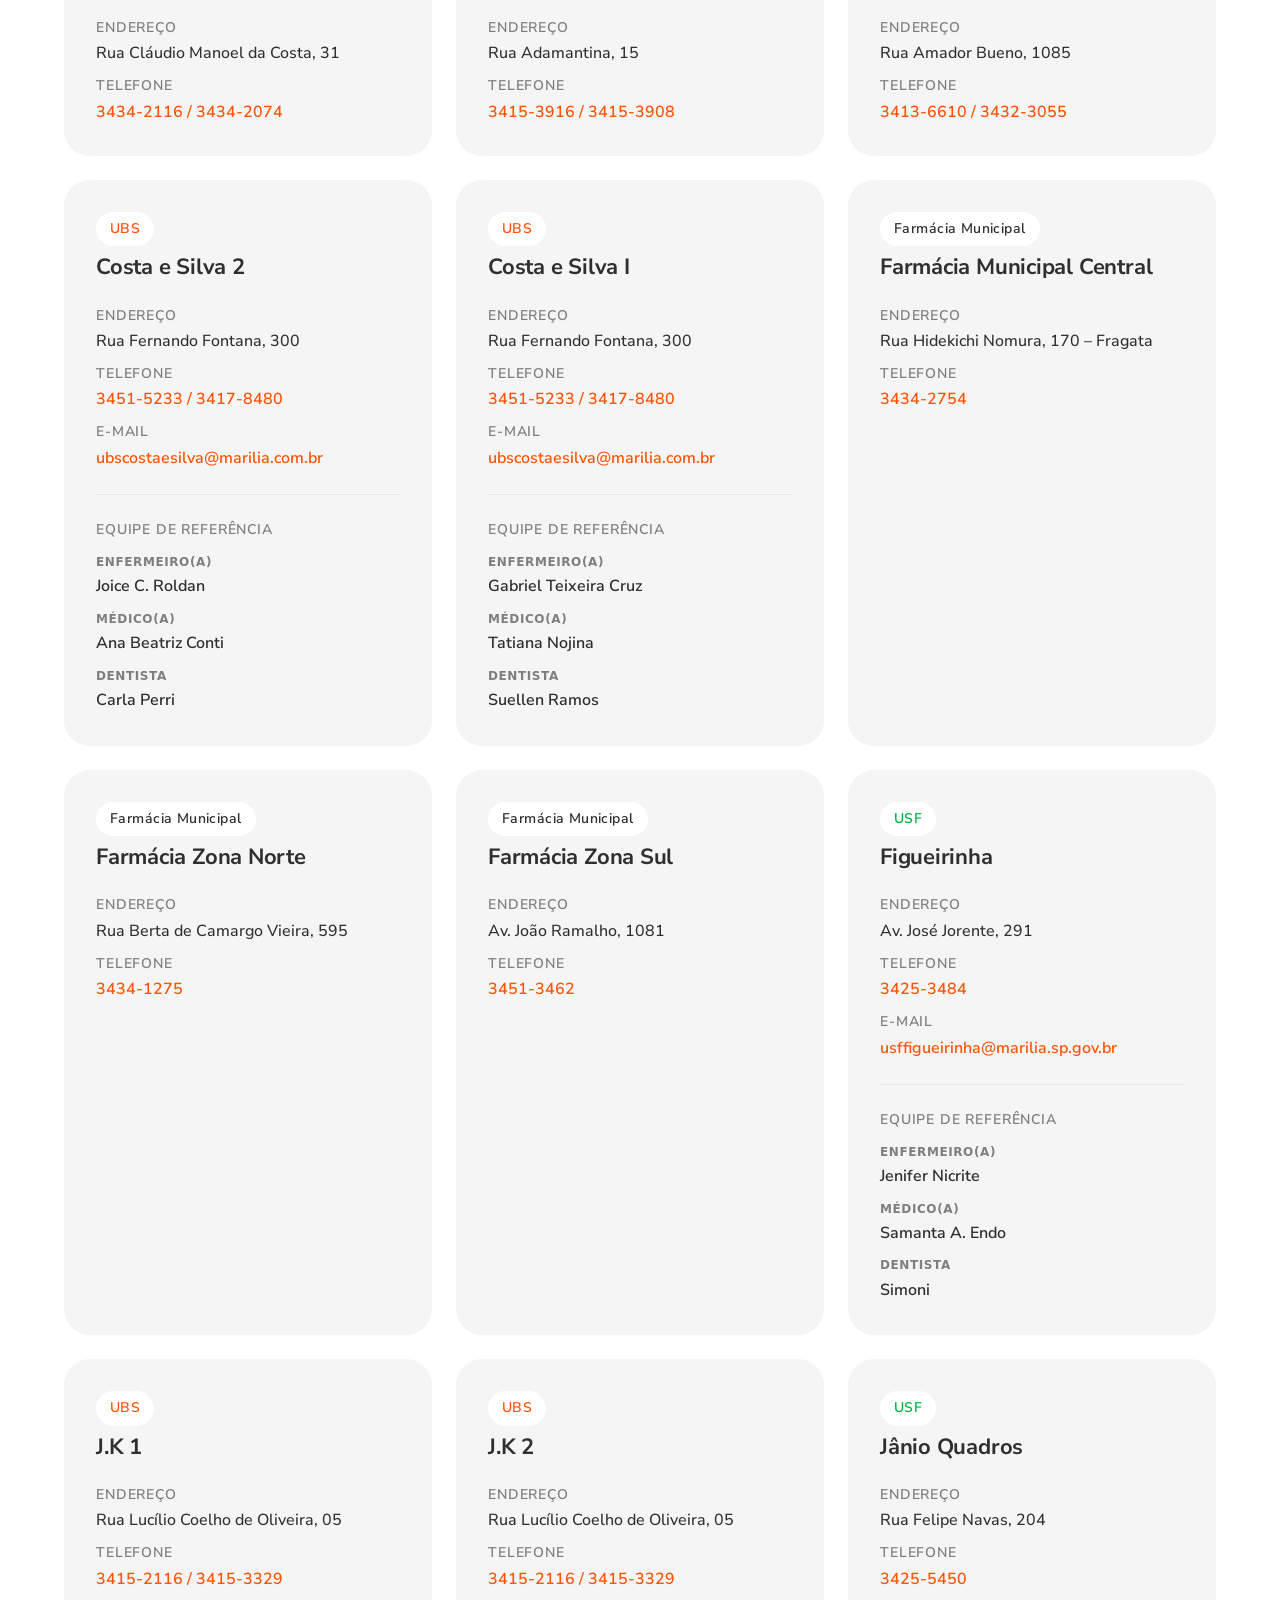
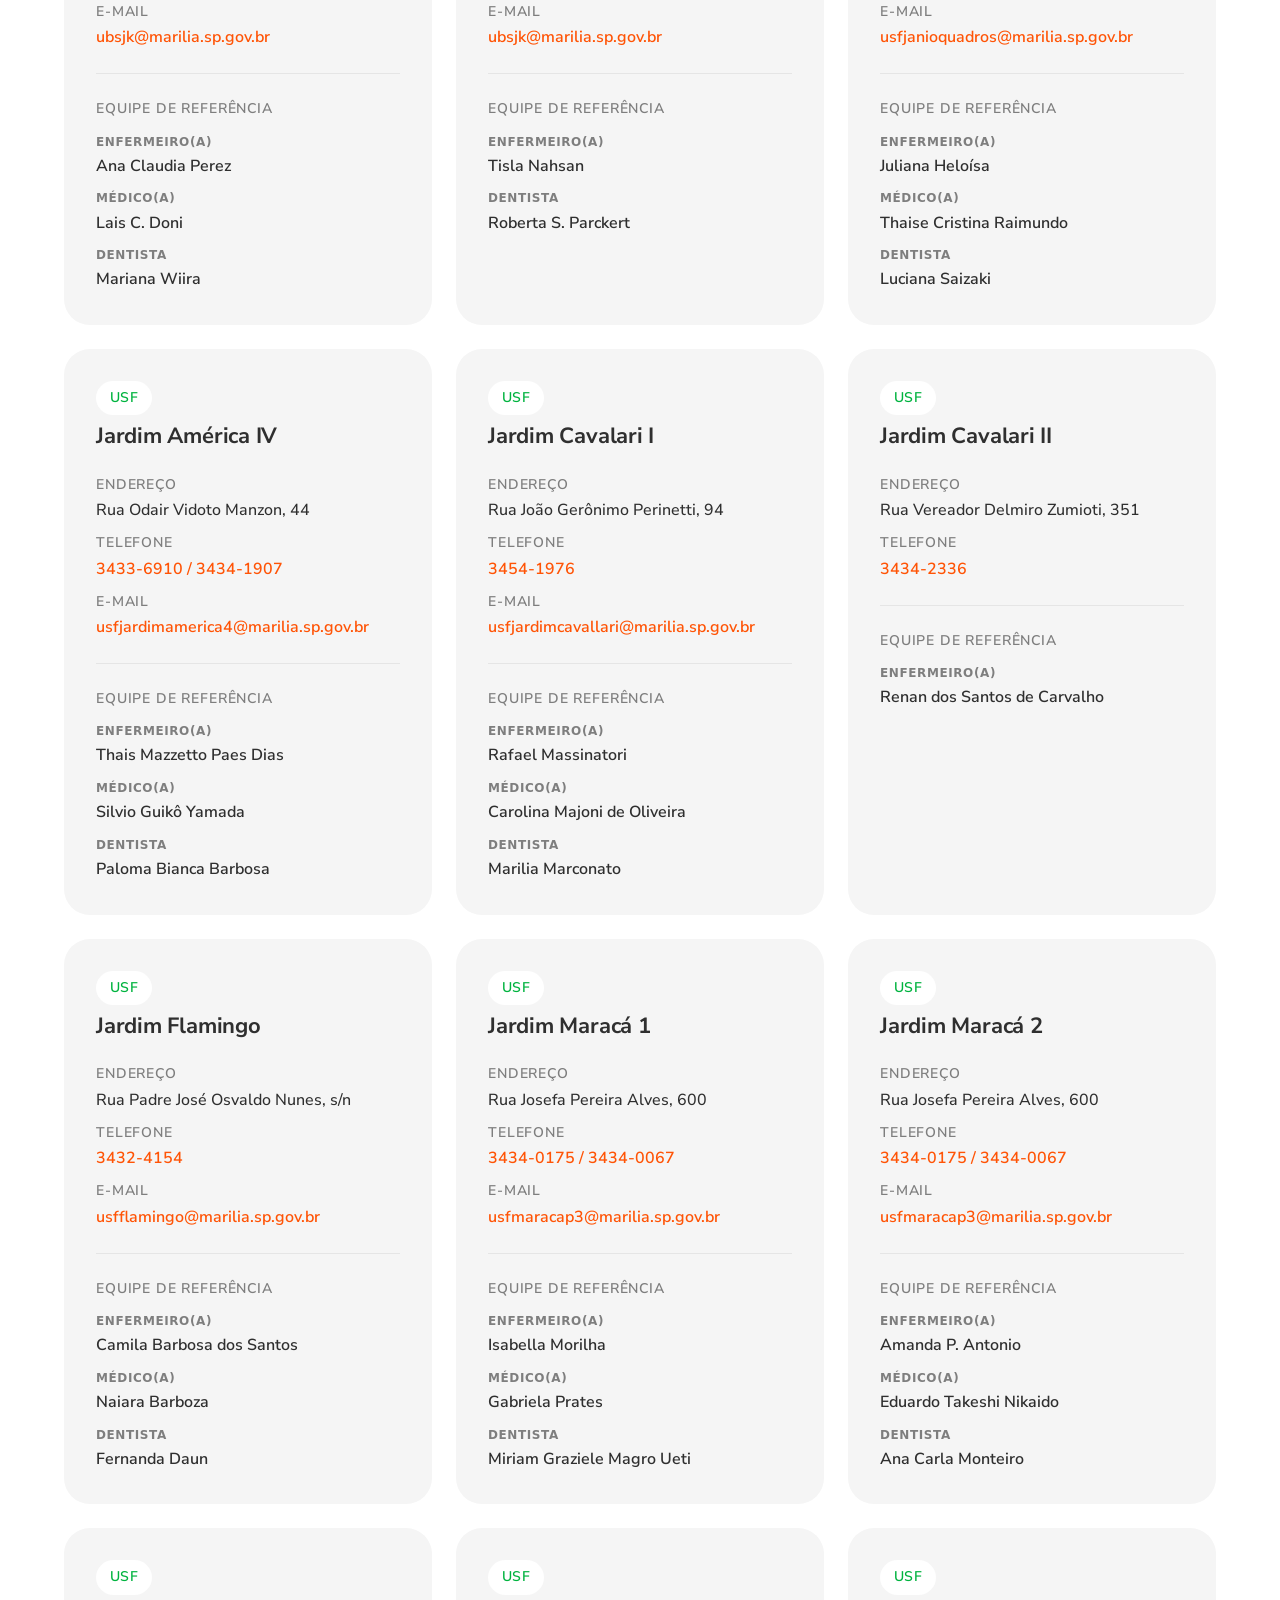
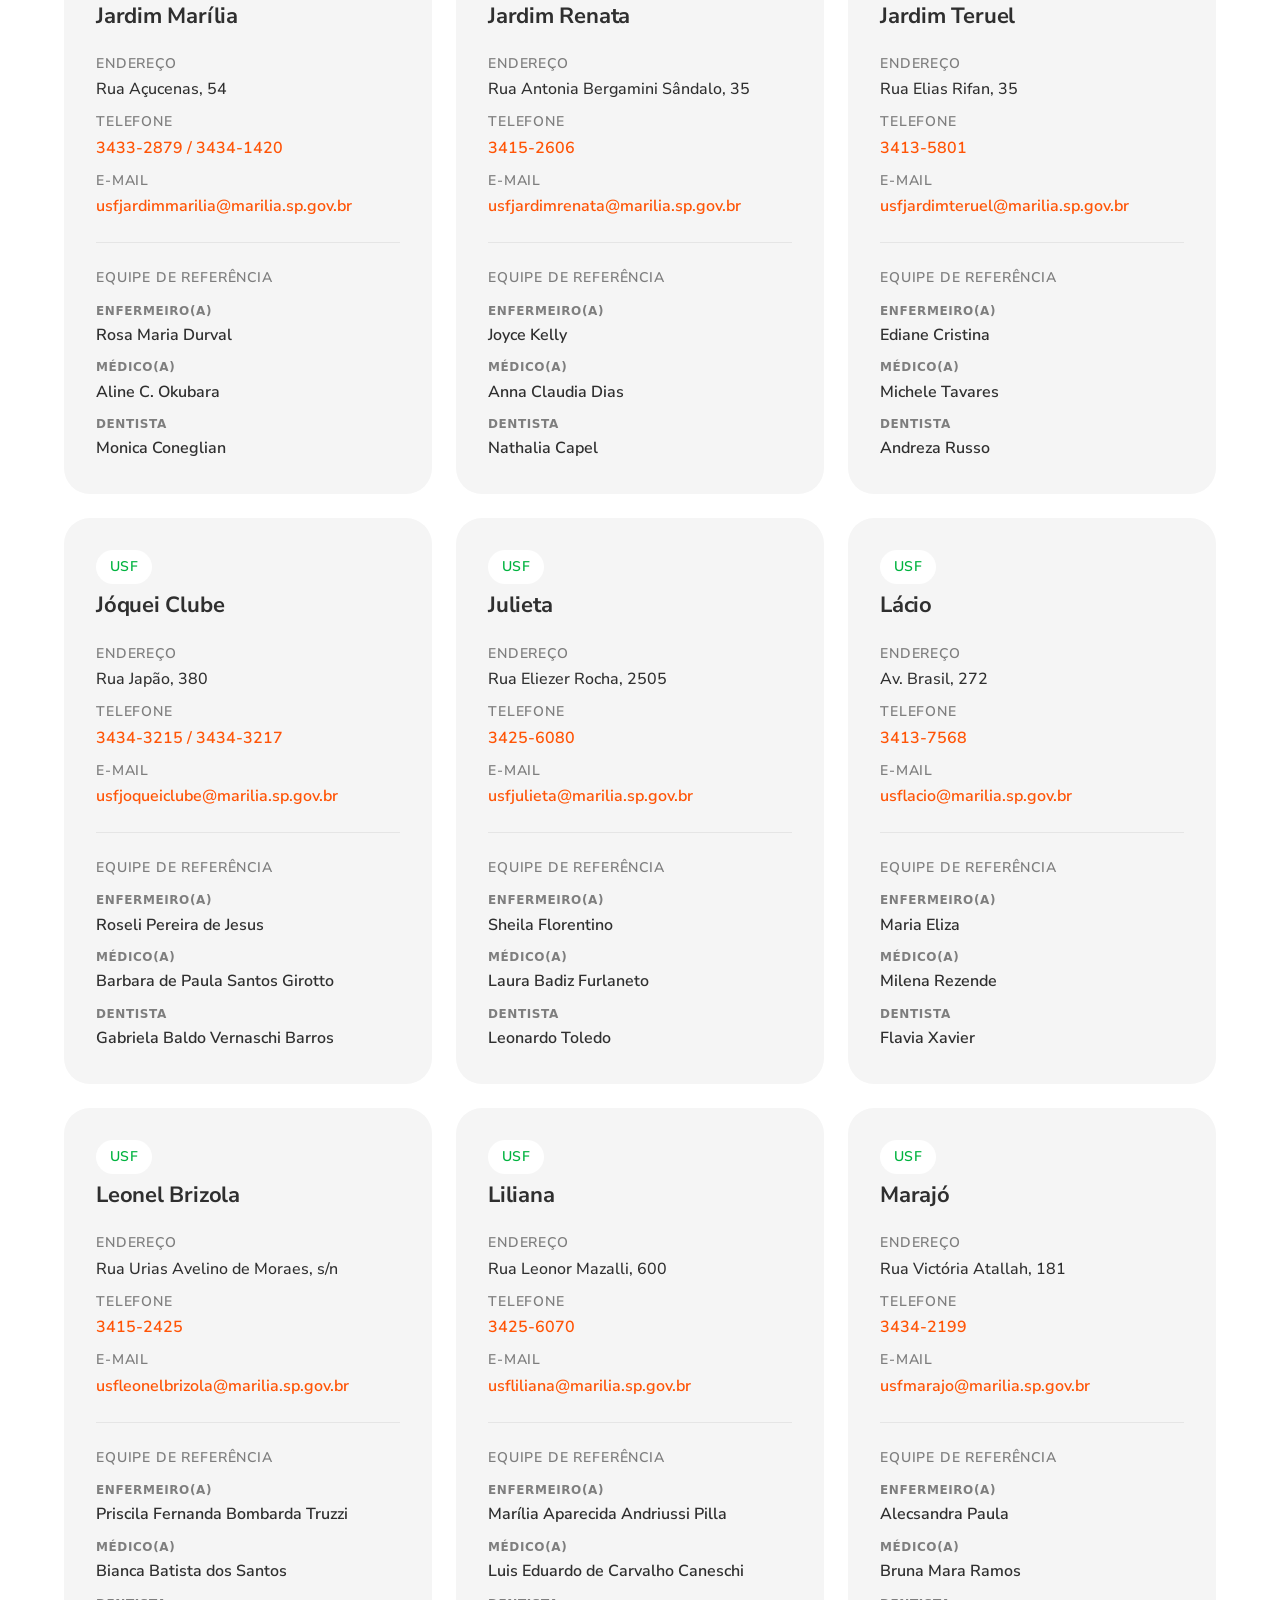
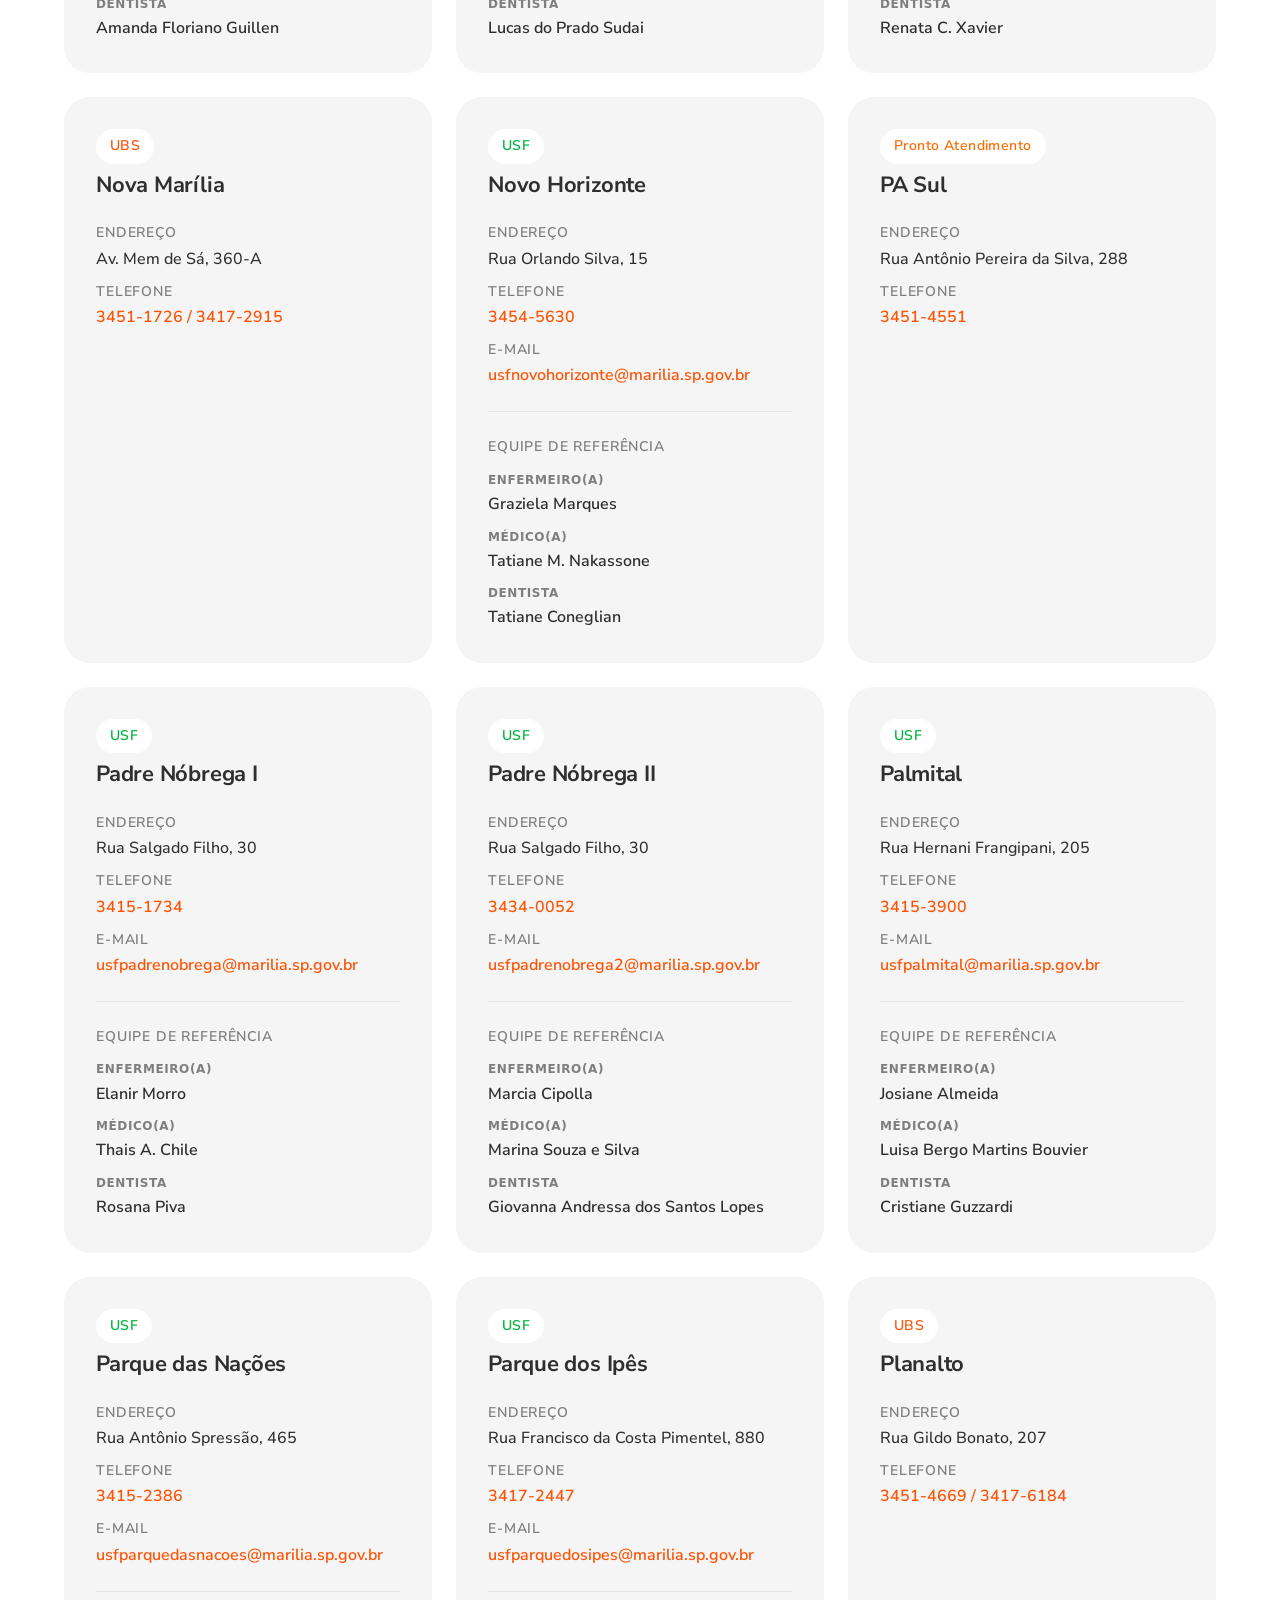
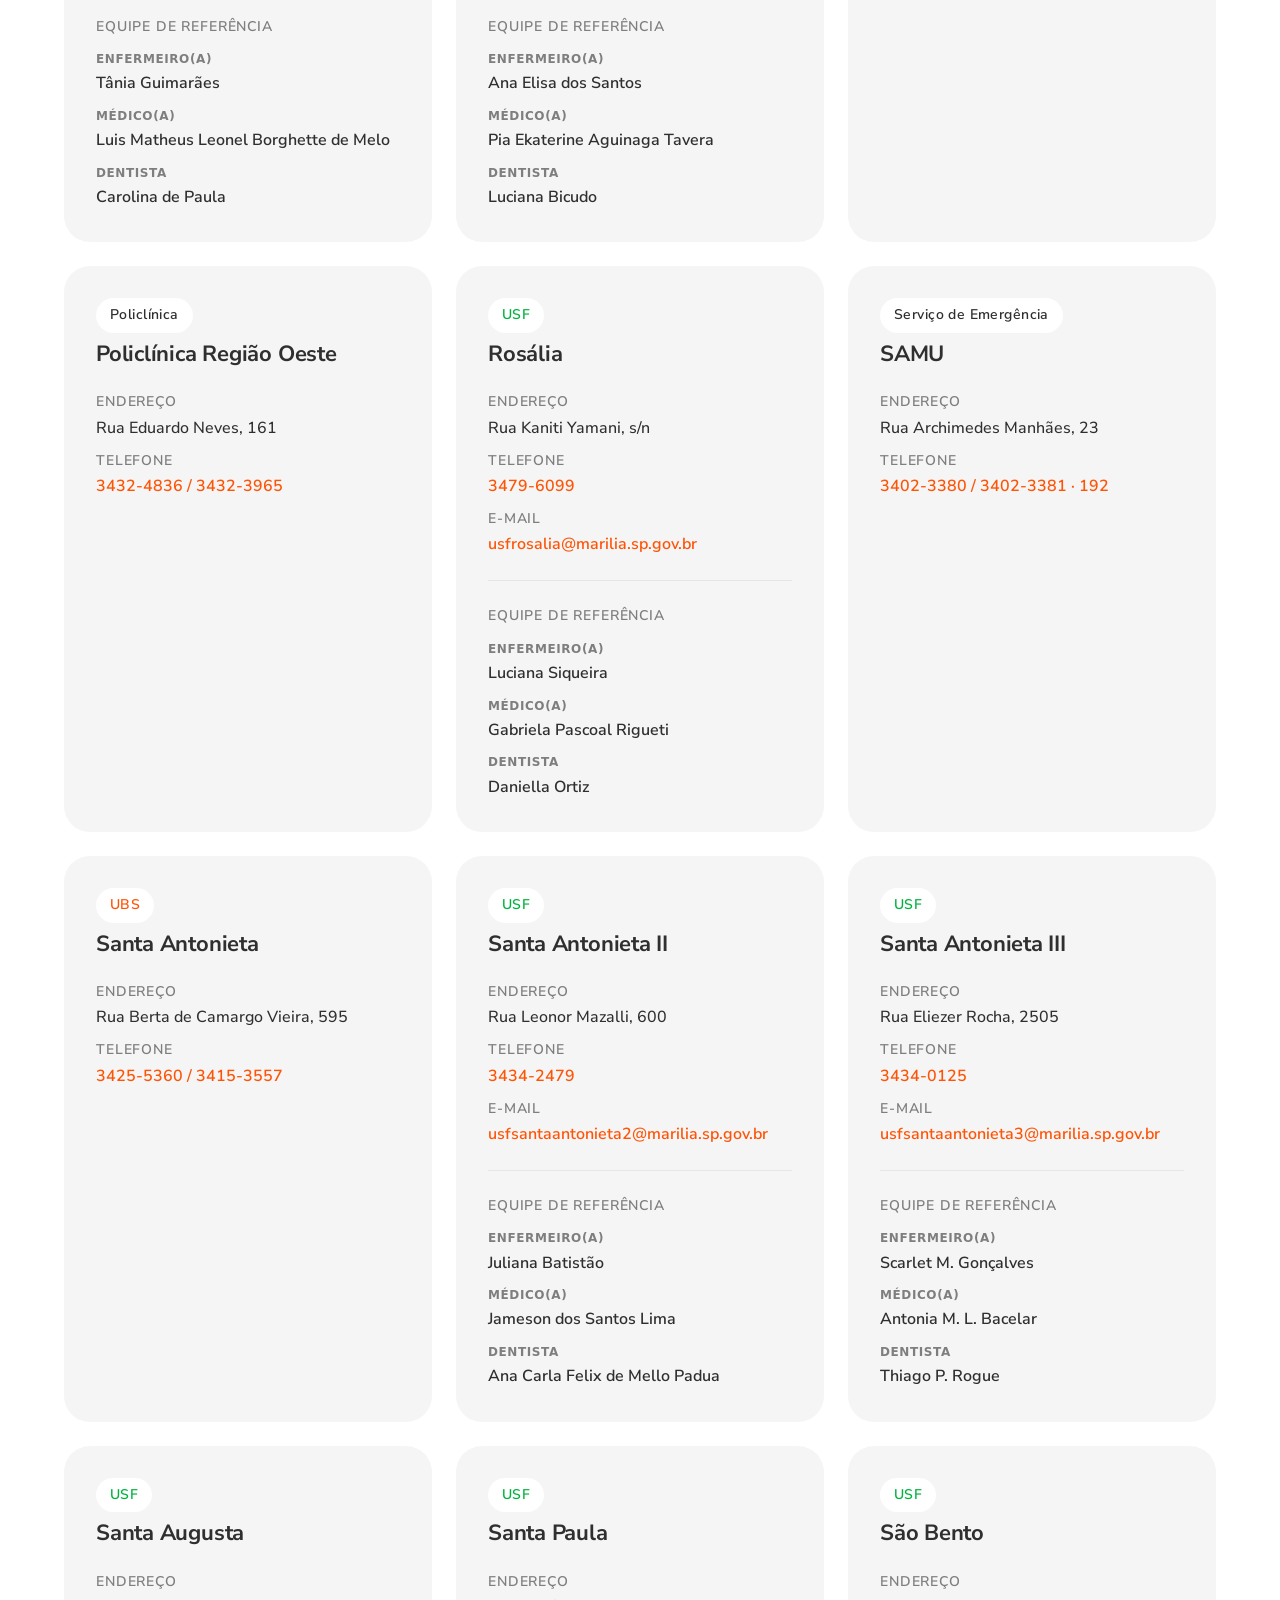
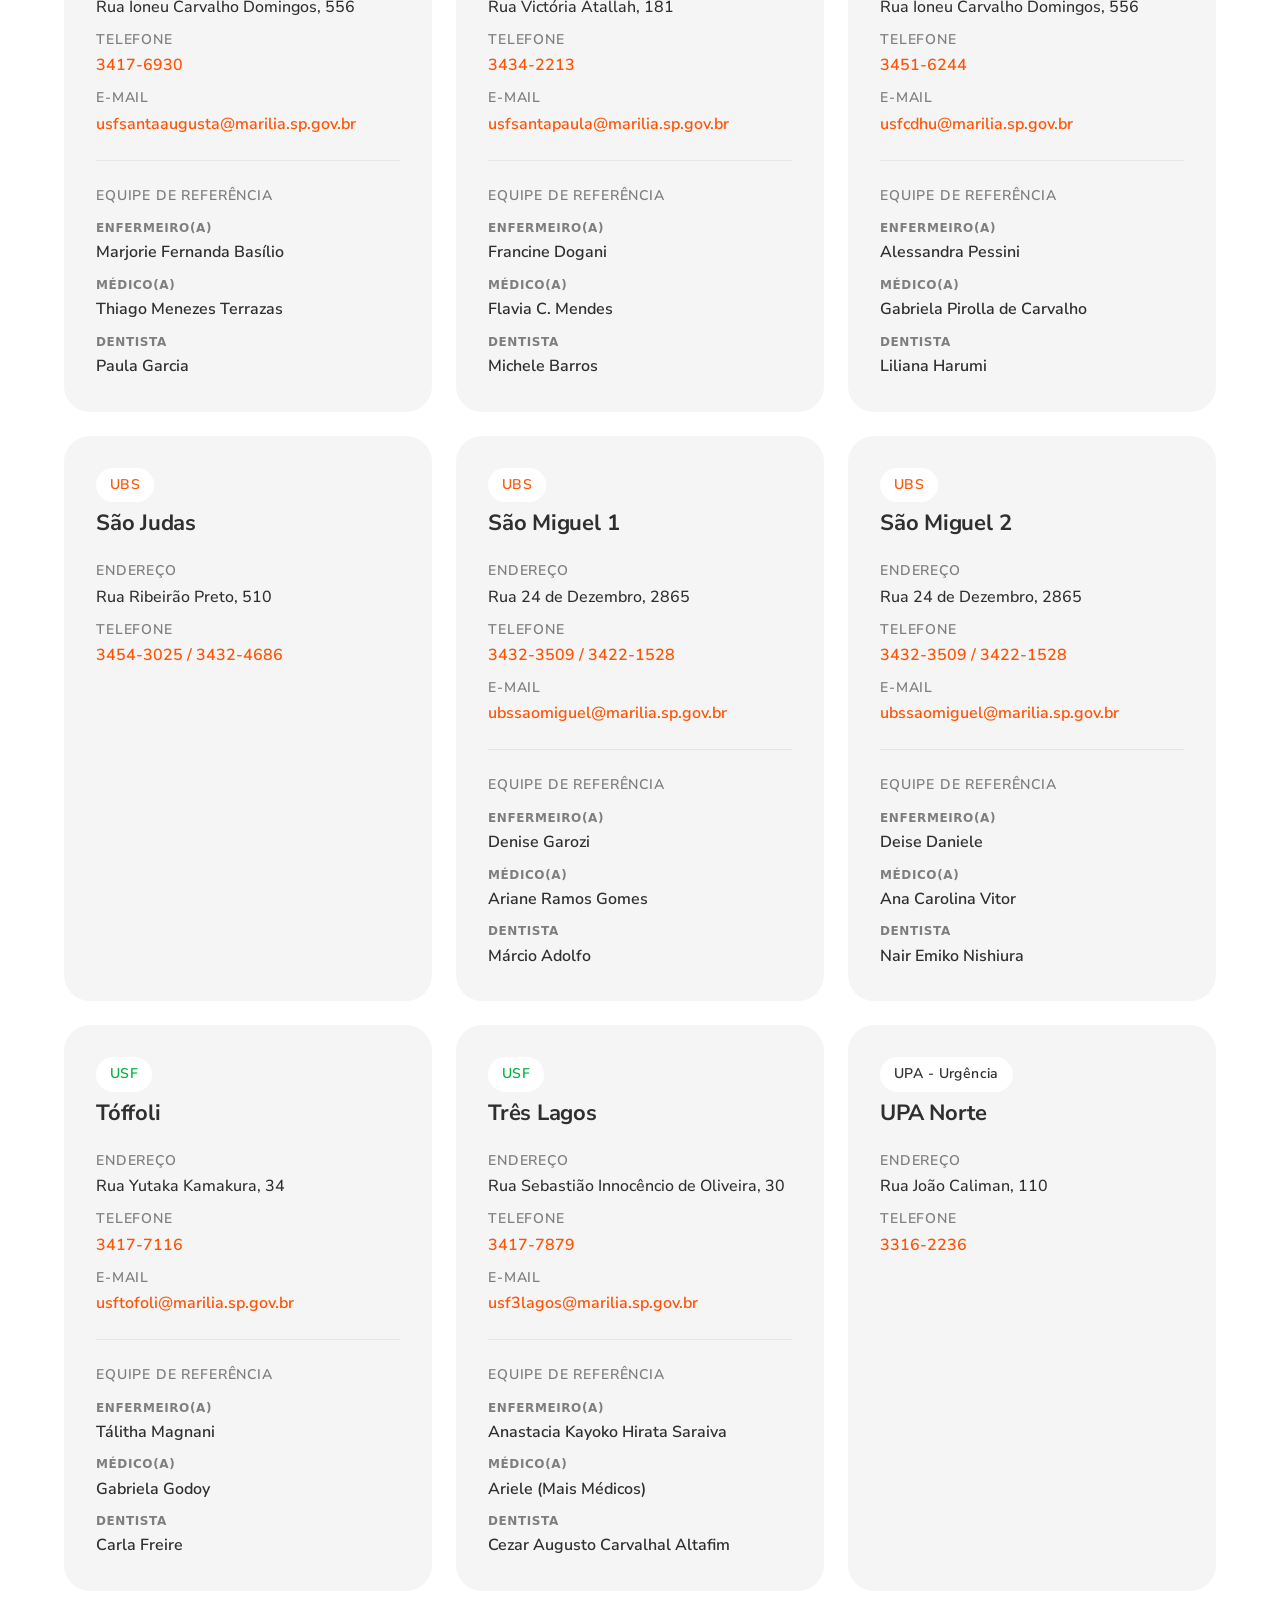
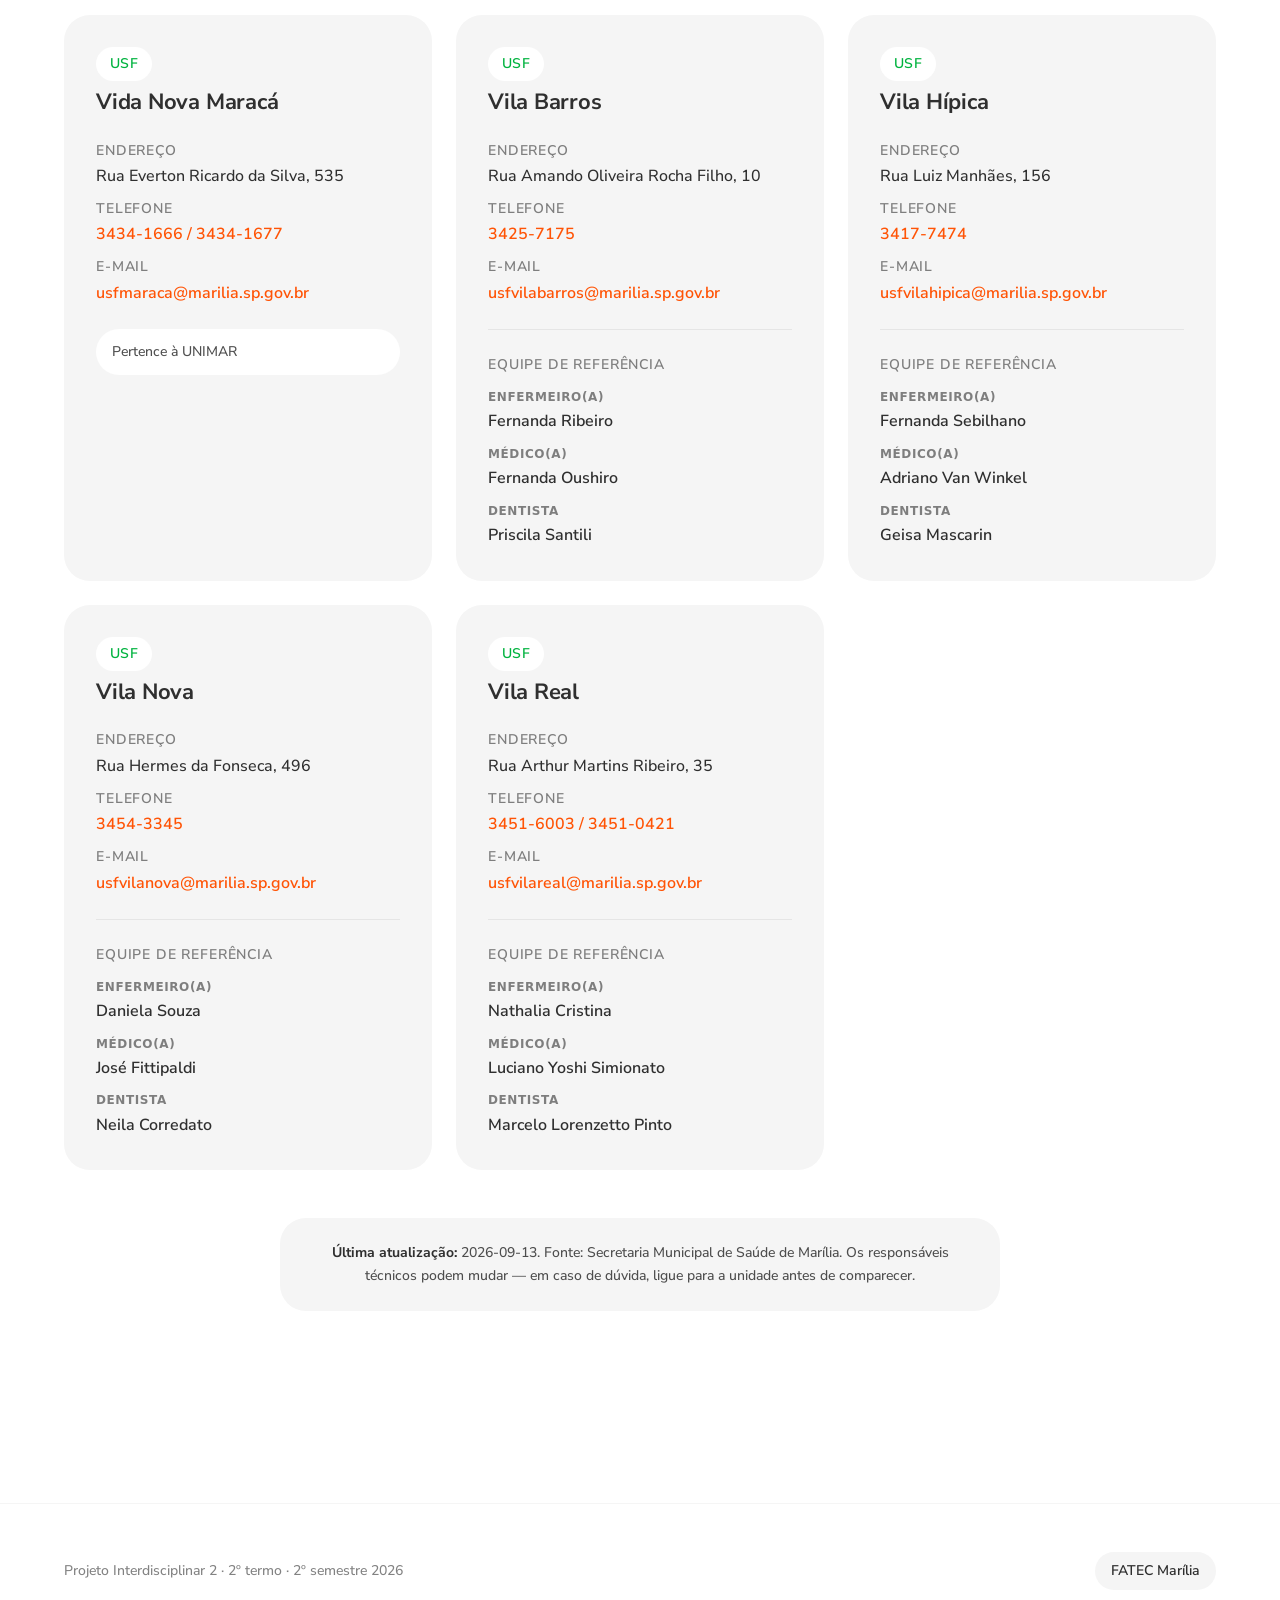
<file: unidades.html>
<!DOCTYPE html>
<html lang="pt-BR">
<head>
  <meta charset="UTF-8">
  <meta name="viewport" content="width=device-width, initial-scale=1.0">
  <title>Encontre uma UBS ou USF — Alimente Melhor</title>
  <meta name="description" content="Digite seu CEP, bairro ou nome de unidade e encontre a Unidade Básica ou de Saúde da Família mais próxima em Marília.">
  <meta name="theme-color" content="#ff5406">

  <link rel="manifest" href="manifest.json">
  <link rel="icon" type="image/svg+xml" href="assets/icons/icon.svg">

  <link rel="preconnect" href="https://fonts.googleapis.com">
  <link rel="preconnect" href="https://fonts.gstatic.com" crossorigin>
  <link href="https://fonts.googleapis.com/css2?family=Nunito+Sans:wght@500;600;700&display=swap" rel="stylesheet">

  <link rel="stylesheet" href="css/variables.css">
  <link rel="stylesheet" href="css/style.css">
  <link rel="stylesheet" href="css/unidades.css">
</head>
<body>

  <header class="site-header">
    <div class="container">
      <a href="index.html" class="brand">
        <div class="brand-mark" aria-hidden="true">
          <svg width="18" height="18" viewBox="0 0 24 24" fill="none">
            <path d="M12 2C8 2 4 6 4 12c0 4 3 8 8 8s8-4 8-8c0-6-4-10-8-10z M12 6c-2 2-3 4-3 6 M12 6c2 2 3 4 3 6" stroke="white" stroke-width="2" stroke-linecap="round"/>
          </svg>
        </div>
        <span class="brand-name">Alimente Melhor</span>
      </a>

      <nav class="site-nav" aria-label="Navegação principal">
        <a href="calculadora.html" class="nav-link">Calculadora</a>
        <a href="peso.html" class="nav-link">Meu peso</a>
        <a href="lembretes.html" class="nav-link">Lembretes</a>
        <a href="receitas.html" class="nav-link">Receitas</a>
        <a href="guia.html" class="nav-link">Guia</a>
        <a href="rotulo.html" class="nav-link">Rótulo</a>
        <a href="unidades.html" class="nav-link">Unidades</a>
      </nav>

      <a href="index.html" class="btn-filled">Início</a>
    </div>
  </header>

  <main>
    <section class="section">
      <div class="container">
        <h1 class="section-heading" style="margin-bottom: var(--space-3);">
          <span class="accent-green">Encontre uma unidade</span>
          <span class="dark">perto de você</span>
        </h1>
        <p class="section-sub">
          Digite seu CEP, bairro ou o nome da unidade. O atendimento
          na UBS e na USF é gratuito e oferecido pelo SUS. Se precisa
          de acompanhamento nutricional ou médico para questões de
          peso, esse é o caminho.
        </p>

        <!-- Busca -->
        <div class="busca-wrapper">
          <div class="busca-row">
            <input
              type="text"
              id="busca"
              placeholder="Ex: 17500-000, Jardim América, ou Aniz Badra"
              autocomplete="off"
              inputmode="search">

            <select id="filtro-tipo" aria-label="Filtrar por tipo de unidade">
              <option value="todos">Todas</option>
              <option value="usf">Só USF</option>
              <option value="ubs">Só UBS</option>
              <option value="outros">Outros serviços</option>
            </select>

            <button type="button" class="btn-limpar" id="btn-limpar">Limpar</button>
          </div>
          <div class="busca-error" id="busca-error" role="alert" aria-live="polite"></div>
          <p class="busca-hint">
            Dica: se digitar um CEP de 8 dígitos (ex: 17501234), procuramos
            unidades no seu bairro automaticamente.
          </p>
        </div>

        <!-- Resumo dos resultados -->
        <div class="resumo" id="resumo" aria-live="polite"></div>

        <!-- Lista -->
        <div class="lista-unidades" id="lista-unidades"></div>

        <!-- Fonte / última atualização -->
        <div class="aviso-fonte">
          <strong>Última atualização:</strong> <span id="atualizado-em">—</span>.
          Fonte: Secretaria Municipal de Saúde de Marília. Os responsáveis
          técnicos podem mudar — em caso de dúvida, ligue para a unidade
          antes de comparecer.
        </div>
      </div>
    </section>
  </main>

  <footer class="site-footer">
    <div class="container">
      <span class="footer-text">Projeto Interdisciplinar 2 · 2º termo · 2º semestre 2026</span>
      <span class="footer-badge">FATEC Marília</span>
    </div>
  </footer>

  <script src="js/unidades.js"></script>
  <script src="js/ui.js"></script>
  <script>
    if ('serviceWorker' in navigator) {
      window.addEventListener('load', () => {
        navigator.serviceWorker.register('sw.js').catch(() => {});
      });
    }
  </script>
</body>
</html>
</file>
<file: css/variables.css>
/* ============================================================
   Alimente Melhor — Design Tokens
   Baseado no sistema de estilo Foodnoms
   ============================================================ */

:root {
  /* -----------------------------------
     Cores — paleta fechada, não adicionar novas
     ----------------------------------- */

  /* Superfícies */
  --color-paper-white: #ffffff;        /* canvas dominante */
  --color-fog: #f5f5f5;                /* canvas alternativo (cards, seções) */

  /* Acentos quentes */
  --color-ember-orange: #ff5406;       /* acento de marca (botões preenchidos, logo) */
  --color-sunset-orange: #ff6d00;      /* headings secundários */
  --color-signal-red-orange: #ff3400;  /* dado negativo / excesso */
  --color-alert-red: #ff001e;          /* alerta máximo */

  /* Acentos frios */
  --color-verdant-green: #00b33f;      /* dado positivo / progresso */
  --color-sky-blue: #00a9dd;           /* categorias de dados */
  --color-mist-blue: #72a2c5;          /* dado secundário */
  --color-iris: #5856de;               /* headings em páginas de suporte */
  --color-electric-blue: #0099f9;      /* highlights em suporte */
  --color-plum: #bd4be5;               /* tags de categoria */
  --color-amber: #945300;              /* texto de dado denso */

  /* Texto */
  --color-graphite: #2f2f2f;           /* texto primário */
  --color-charcoal: #000000;           /* ênfase máxima (uso raro) */

  /* -----------------------------------
     Tipografia
     ----------------------------------- */

  /* Fonte primária — Nunito Sans como substituto oficial de Aquawax Pro */
  --font-primary: 'Nunito Sans', ui-sans-serif, system-ui, -apple-system,
                  BlinkMacSystemFont, "Segoe UI", Roboto, sans-serif;

  /* Fonte de UI micro (< 12px) */
  --font-system: ui-sans-serif, system-ui, -apple-system, BlinkMacSystemFont,
                 "Segoe UI", Roboto, sans-serif;

  /* Escala tipográfica — NUNCA interpolar entre estes valores */
  --text-tiny: 12px;         /* line-height 1.2 */
  --text-caption: 14px;      /* line-height 1.2 */
  --text-body-sm: 16px;      /* line-height 1.4 */
  --text-body: 17px;         /* line-height 1.6 */
  --text-subheading: 20px;   /* line-height 1.8 */
  --text-heading-sm: 22px;   /* line-height 1.2 */
  --text-heading: 30px;      /* line-height 1.2 — section headings */
  --text-display: 60px;      /* line-height 1.2 — hero */

  /* Pesos */
  --weight-medium: 500;
  --weight-demibold: 600;
  --weight-bold: 700;

  /* -----------------------------------
     Espaçamento — base 8px
     ----------------------------------- */
  --space-1: 8px;
  --space-3: 24px;
  --space-4: 32px;
  --space-5: 40px;
  --space-6: 48px;
  --space-7: 56px;
  --space-8: 64px;
  --space-12: 96px;   /* section gap */

  /* -----------------------------------
     Layout
     ----------------------------------- */
  --page-max-width: 1200px;
  --section-gap: 96px;
  --card-padding: 32px;
  --element-gap: 20px;

  /* -----------------------------------
     Border radius — 26px em TUDO interativo/card
     ----------------------------------- */
  --radius: 26px;
}
</file>
<file: css/style.css>
/* ============================================================
   Alimente Melhor — Estilos base
   Regras do sistema:
   - Radius 26px em TUDO interativo (botão, card, tag, input)
   - Zero sombra, zero gradiente — sistema flat
   - Tema segue o sistema operacional (prefers-color-scheme)
   - Usuário pode forçar claro/escuro via botão de acessibilidade
   ============================================================ */

/* -----------------------------------
   Tokens semânticos — padrão CLARO (paleta Foodnoms original)
   ----------------------------------- */
:root {
  --surface-primary: var(--color-paper-white);      /* fundo da página */
  --surface-elevated: var(--color-fog);             /* cards e superfícies */
  --surface-input: var(--color-paper-white);        /* inputs */
  --text-primary: var(--color-graphite);            /* texto principal */
  --text-secondary: rgba(47, 47, 47, 0.85);         /* texto secundário */
  --text-muted: rgba(47, 47, 47, 0.6);              /* labels, hints */
  --border-subtle: rgba(47, 47, 47, 0.08);          /* divisores sutis */
}

/* Modo escuro automático — se o sistema pedir */
@media (prefers-color-scheme: dark) {
  :root {
    --surface-primary: var(--color-charcoal);
    --surface-elevated: var(--color-graphite);
    --surface-input: #1a1a1a;
    --text-primary: var(--color-paper-white);
    --text-secondary: rgba(255, 255, 255, 0.75);
    --text-muted: rgba(255, 255, 255, 0.5);
    --border-subtle: rgba(255, 255, 255, 0.08);
  }
}

/* Override do usuário — via botão de acessibilidade */
body.force-light {
  --surface-primary: var(--color-paper-white);
  --surface-elevated: var(--color-fog);
  --surface-input: var(--color-paper-white);
  --text-primary: var(--color-graphite);
  --text-secondary: rgba(47, 47, 47, 0.85);
  --text-muted: rgba(47, 47, 47, 0.6);
  --border-subtle: rgba(47, 47, 47, 0.08);
}

body.force-dark {
  --surface-primary: var(--color-charcoal);
  --surface-elevated: var(--color-graphite);
  --surface-input: #1a1a1a;
  --text-primary: var(--color-paper-white);
  --text-secondary: rgba(255, 255, 255, 0.75);
  --text-muted: rgba(255, 255, 255, 0.5);
  --border-subtle: rgba(255, 255, 255, 0.08);
}

/* -----------------------------------
   Reset básico
   ----------------------------------- */
*,
*::before,
*::after {
  box-sizing: border-box;
  margin: 0;
  padding: 0;
}

html {
  scroll-behavior: smooth;
  background: var(--surface-primary);
}

body {
  font-family: var(--font-primary);
  font-size: var(--text-body);
  font-weight: var(--weight-medium);
  line-height: 1.6;
  color: var(--text-primary);
  background: var(--surface-primary);
  -webkit-font-smoothing: antialiased;
  -moz-osx-font-smoothing: grayscale;
}

img,
svg {
  display: block;
  max-width: 100%;
}

a {
  color: inherit;
  text-decoration: none;
}

button {
  font-family: inherit;
  cursor: pointer;
  border: none;
  background: none;
}

/* -----------------------------------
   Layout container
   ----------------------------------- */
.container {
  max-width: var(--page-max-width);
  margin: 0 auto;
  padding: 0 var(--space-3);
}

.section {
  padding: var(--section-gap) 0;
}

/* -----------------------------------
   Header
   ----------------------------------- */
.site-header {
  padding: var(--space-3) 0;
  background: var(--surface-primary);
  border-bottom: 1px solid var(--border-subtle);
}

.site-header .container {
  display: flex;
  align-items: center;
  justify-content: space-between;
  gap: var(--space-3);
}

.brand {
  display: flex;
  align-items: center;
  gap: 10px;
  color: var(--color-graphite);
}

.brand-mark {
  width: 32px;
  height: 32px;
  background: var(--color-ember-orange);
  border-radius: 8px;
  display: flex;
  align-items: center;
  justify-content: center;
  color: var(--color-paper-white);
  font-weight: var(--weight-bold);
  font-size: 18px;
}

.brand-name {
  font-size: 18px;
  font-weight: var(--weight-bold);
  color: var(--text-primary);
  letter-spacing: -0.01em;
}

.site-nav {
  display: flex;
  gap: var(--space-3);
}

.nav-link {
  font-size: var(--text-body-sm);
  font-weight: var(--weight-medium);
  color: var(--text-primary);
  padding: 8px 4px;
}

.nav-link:hover {
  color: var(--color-ember-orange);
}

/* -----------------------------------
   Botão preenchido (brand accent)
   Ember Orange preenchido — radius 26px
   ----------------------------------- */
.btn-filled {
  display: inline-flex;
  align-items: center;
  gap: 8px;
  background: var(--color-ember-orange);
  color: var(--color-paper-white);
  font-size: var(--text-body-sm);
  font-weight: var(--weight-demibold);
  padding: 12px 20px;
  border-radius: var(--radius);
  transition: background 0.15s ease;
}

.btn-filled:hover {
  background: var(--color-signal-red-orange);
}

.btn-filled.large {
  font-size: var(--text-body);
  padding: 16px 28px;
}

/* Botão escuro (Graphite) — variante do App Store Badge */
.btn-dark {
  display: inline-flex;
  align-items: center;
  gap: 8px;
  background: var(--color-graphite);
  color: var(--color-paper-white);
  font-size: var(--text-body-sm);
  font-weight: var(--weight-demibold);
  padding: 12px 20px;
  border-radius: var(--radius);
}

/* -----------------------------------
   Hero — herda o tema do body
   ----------------------------------- */
.hero {
  padding: var(--space-8) 0 var(--space-12);
  text-align: center;
  position: relative;
  overflow: hidden;
}

.hero-headline {
  font-size: var(--text-display);
  font-weight: var(--weight-bold);
  line-height: 1.15;
  letter-spacing: -0.02em;
  margin-bottom: var(--space-3);
  color: var(--text-primary);
}

/* Palavras rotativas — cada uma numa cor da paleta */
.rotating-word {
  position: relative;
  display: block;
  height: 1.15em;
  margin-bottom: 6px;
}

.rotating-word .word {
  position: absolute;
  top: 0;
  left: 50%;
  transform: translateX(-50%);
  opacity: 0;
  transition: opacity 0.6s ease-in-out;
  white-space: nowrap;
  font-weight: var(--weight-bold);
}

.rotating-word .word.active {
  opacity: 1;
}

.hero-white-text {
  color: var(--text-primary);
}

/* Padrão two-tone: cor de resultado + text-primary */
.hero-headline .accent-green { color: var(--color-verdant-green); }
.hero-headline .accent-orange { color: var(--color-ember-orange); }
.hero-headline .dark { color: var(--text-primary); }

.hero-sub {
  font-size: var(--text-subheading);
  font-weight: var(--weight-medium);
  line-height: 1.6;
  color: var(--text-secondary);
  max-width: 640px;
  margin: 0 auto var(--space-5);
}

.hero-actions {
  display: flex;
  justify-content: center;
  gap: var(--space-1);
  flex-wrap: wrap;
}

/* Hero mockups — 5 iPhones retos, em linha, levemente sobrepostos */
.hero-mockups {
  margin-top: var(--space-8);
  display: flex;
  justify-content: center;
  align-items: center;
  flex-wrap: nowrap;
  gap: 0;
  overflow-x: visible;
}

/* Frame do iPhone — todo o exterior em Graphite */
.phone-mockup {
  width: 240px;
  height: 500px;
  background: #2f2f2f;
  border-radius: 42px;
  padding: 11px;
  margin: 0 -24px;
  position: relative;
  flex-shrink: 0;
}

/* Botões laterais */
.phone-mockup::before {
  content: '';
  position: absolute;
  left: -3px;
  top: 100px;
  width: 3px;
  height: 60px;
  background: #2f2f2f;
  border-radius: 2px 0 0 2px;
}

.phone-mockup::after {
  content: '';
  position: absolute;
  right: -3px;
  top: 130px;
  width: 3px;
  height: 80px;
  background: #2f2f2f;
  border-radius: 0 2px 2px 0;
}

/* Tela interna — SEMPRE clara (iPhone real) */
.phone-screen {
  width: 100%;
  height: 100%;
  background: #ffffff;
  color: #2f2f2f;
  border-radius: 32px;
  padding: 46px 16px 18px;
  position: relative;
  overflow: hidden;
  font-family: var(--font-primary);
}

/* Notch */
.phone-mockup .notch {
  position: absolute;
  top: 20px;
  left: 50%;
  transform: translateX(-50%);
  width: 82px;
  height: 24px;
  background: #2f2f2f;
  border-radius: 20px;
  z-index: 2;
}

/* Status bar */
.phone-status {
  position: absolute;
  top: 22px;
  left: 20px;
  right: 20px;
  display: flex;
  justify-content: space-between;
  align-items: center;
  font-size: 11px;
  font-weight: var(--weight-bold);
  color: #2f2f2f;
  z-index: 3;
}

.phone-status-time { font-family: var(--font-primary); }
.phone-status-icons {
  display: inline-flex;
  gap: 4px;
  align-items: center;
}
.phone-status-icons svg { display: block; }

/* Todos os telefones ficam retos e alinhados na mesma base — sem fan/rotação,
   cada um sobrepõe levemente o anterior da esquerda para a direita. */
.phone-mockup.rotate-left-more { z-index: 1; }
.phone-mockup.rotate-left { z-index: 2; }
.phone-mockup.center { z-index: 3; }
.phone-mockup.rotate-right { z-index: 4; }
.phone-mockup.rotate-right-more { z-index: 5; }

/* -----------------------------------
   Conteúdo das telas dos iPhones
   Estilo Foodnoms — todo hardcoded em light
   ----------------------------------- */

/* Título da tela */
.mockup-title {
  font-size: 22px;
  font-weight: var(--weight-bold);
  color: #2f2f2f;
  margin-bottom: 12px;
  letter-spacing: -0.01em;
}

/* Tabs (Semana/Mês/Ano) */
.mockup-tabs {
  display: flex;
  background: #f5f5f5;
  border-radius: 20px;
  padding: 3px;
  margin-bottom: 14px;
  font-size: 11px;
  font-weight: var(--weight-demibold);
}
.mockup-tab {
  flex: 1;
  text-align: center;
  padding: 6px 4px;
  color: #2f2f2f;
  border-radius: 18px;
}
.mockup-tab.active {
  background: #ffffff;
  font-weight: var(--weight-bold);
}

/* Métrica destacada */
.mockup-metric-big {
  background: #f5f5f5;
  border-radius: 18px;
  padding: 12px 14px;
  margin-bottom: 12px;
  display: flex;
  flex-direction: column;
}
.mockup-metric-label {
  font-size: 9px;
  font-weight: var(--weight-demibold);
  color: #2f2f2f;
  opacity: 0.6;
  letter-spacing: 0.06em;
  text-transform: uppercase;
}
.mockup-metric-value {
  font-size: 24px;
  font-weight: var(--weight-bold);
  color: #2f2f2f;
  line-height: 1.1;
  margin-top: 2px;
}
.mockup-metric-sub {
  font-size: 11px;
  font-weight: var(--weight-medium);
  color: #2f2f2f;
  opacity: 0.6;
  margin-top: 2px;
}

/* Gráfico mini */
.mockup-chart-mini {
  height: 80px;
  margin-bottom: 10px;
}
.mockup-chart-mini svg { width: 100%; height: 100%; }

/* Média móvel */
.mockup-avg {
  display: flex;
  justify-content: space-between;
  align-items: center;
  background: #f5f5f5;
  border-radius: 20px;
  padding: 10px 14px;
  font-size: 12px;
  font-weight: var(--weight-medium);
}
.mockup-avg strong {
  font-weight: var(--weight-bold);
}

/* Result card (IMC) */
.mockup-result-card {
  background: #f5f5f5;
  border-radius: 20px;
  padding: 16px 14px;
  text-align: center;
  display: flex;
  flex-direction: column;
  align-items: center;
  gap: 4px;
  margin-bottom: 12px;
}
.mockup-metric-huge {
  font-size: 44px;
  font-weight: var(--weight-bold);
  line-height: 1;
}
.mockup-metric-classification {
  font-size: 16px;
  font-weight: var(--weight-bold);
}

/* Escala IMC */
.mockup-scale-bar {
  display: flex;
  height: 8px;
  border-radius: 8px;
  overflow: hidden;
  margin-bottom: 4px;
}
.mockup-scale-legend {
  display: flex;
  justify-content: space-between;
  font-size: 9px;
  color: #2f2f2f;
  opacity: 0.6;
  font-weight: var(--weight-demibold);
}

.mockup-mini-feature {
  display: flex;
  align-items: center;
  gap: 8px;
  padding: 8px;
  background: #f5f5f5;
  border-radius: 14px;
  margin-bottom: 6px;
}
.mockup-mini-icon {
  width: 26px;
  height: 26px;
  border-radius: 10px;
  flex-shrink: 0;
}
.mockup-mini-text {
  display: flex;
  flex-direction: column;
  line-height: 1.2;
}
.mockup-mini-text strong {
  font-size: 11px;
  font-weight: var(--weight-bold);
  color: #2f2f2f;
}
.mockup-mini-text span {
  font-size: 9px;
  color: #2f2f2f;
  opacity: 0.6;
}

/* Receitas dentro do mockup */
.mockup-recipe {
  background: #f5f5f5;
  border-radius: 16px;
  padding: 10px 12px;
  margin-bottom: 8px;
  display: flex;
  flex-direction: column;
  gap: 2px;
}
.mockup-recipe-tag {
  font-size: 9px;
  font-weight: var(--weight-demibold);
  background: #ffffff;
  padding: 2px 8px;
  border-radius: 10px;
  align-self: flex-start;
}
.mockup-recipe strong {
  font-size: 12px;
  font-weight: var(--weight-bold);
  color: #2f2f2f;
  margin-top: 4px;
}
.mockup-recipe-sub {
  font-size: 10px;
  color: #2f2f2f;
  opacity: 0.6;
}

/* Guia alimentar (passos) */
.mockup-step {
  display: flex;
  align-items: center;
  gap: 10px;
  background: #f5f5f5;
  border-radius: 16px;
  padding: 10px;
  margin-bottom: 8px;
}
.mockup-step-num {
  width: 32px;
  height: 32px;
  border-radius: 14px;
  background: #ff5406;
  color: #ffffff;
  font-size: 15px;
  font-weight: var(--weight-bold);
  display: flex;
  align-items: center;
  justify-content: center;
  flex-shrink: 0;
}
.mockup-step-content {
  display: flex;
  flex-direction: column;
  line-height: 1.2;
}
.mockup-step-content strong {
  font-size: 11px;
  font-weight: var(--weight-bold);
  color: #2f2f2f;
}
.mockup-step-content span {
  font-size: 9px;
  color: #2f2f2f;
  opacity: 0.6;
}

/* Responsivo: reduzir mockups no mobile */
@media (max-width: 900px) {
  .phone-mockup.rotate-left-more,
  .phone-mockup.rotate-right-more {
    display: none;
  }
}

@media (max-width: 640px) {
  .phone-mockup.rotate-left,
  .phone-mockup.rotate-right {
    display: none;
  }
  .phone-mockup {
    width: 220px;
    height: 460px;
  }
}

/* -----------------------------------
   Section heading — 30px Bold two-tone
   ----------------------------------- */
.section-heading {
  font-size: var(--text-heading);
  font-weight: var(--weight-bold);
  line-height: 1.2;
  letter-spacing: -0.01em;
  margin-bottom: var(--space-5);
  text-align: center;
}

.section-heading .accent-green { color: var(--color-verdant-green); }
.section-heading .accent-orange { color: var(--color-ember-orange); }
.section-heading .dark { color: var(--text-primary); }

.section-sub {
  font-size: var(--text-subheading);
  font-weight: var(--weight-medium);
  line-height: 1.6;
  color: var(--text-secondary);
  max-width: 640px;
  margin: 0 auto var(--space-6);
  text-align: center;
}

/* -----------------------------------
   Feature cards — 3 colunas em desktop
   ----------------------------------- */
.feature-grid {
  display: flex;
  flex-wrap: wrap;
  justify-content: center;
  gap: var(--space-3);
  max-width: 1080px;
  margin: 0 auto;
}

.feature-card {
  flex: 0 1 320px;
  background: var(--surface-elevated);
  border-radius: var(--radius);
  padding: var(--card-padding);
  text-align: center;
}

.feature-icon {
  width: 64px;
  height: 64px;
  border-radius: var(--radius);
  display: inline-flex;
  align-items: center;
  justify-content: center;
  color: var(--color-paper-white);
  font-size: 30px;
  font-weight: var(--weight-bold);
  margin-bottom: var(--space-3);
}

.feature-icon.orange { background: var(--color-ember-orange); }
.feature-icon.green { background: var(--color-verdant-green); }
.feature-icon.blue { background: var(--color-sky-blue); }
.feature-icon.iris { background: var(--color-iris); }
.feature-icon.plum { background: var(--color-plum); }

.feature-title {
  font-size: var(--text-heading-sm);
  font-weight: var(--weight-bold);
  color: var(--text-primary);
  margin-bottom: 8px;
  letter-spacing: -0.01em;
}

.feature-text {
  font-size: var(--text-body);
  font-weight: var(--weight-medium);
  line-height: 1.6;
  color: var(--text-secondary);
}

/* -----------------------------------
   Card CTA — banner de download
   ----------------------------------- */
.cta-card {
  background: var(--surface-elevated);
  border-radius: var(--radius);
  padding: var(--space-6) var(--space-5);
  text-align: center;
}

.cta-card .section-heading {
  margin-bottom: var(--space-1);
}

.cta-card .section-sub {
  margin-bottom: var(--space-3);
}

/* -----------------------------------
   Calculadora IMC
   ----------------------------------- */
.calc-wrapper {
  max-width: 640px;
  margin: 0 auto;
}

.calc-form {
  background: var(--surface-elevated);
  border-radius: var(--radius);
  padding: var(--space-5);
  margin-bottom: var(--space-4);
}

.form-row {
  display: grid;
  grid-template-columns: 1fr 1fr;
  gap: var(--space-3);
  margin-bottom: var(--space-3);
}

@media (max-width: 480px) {
  .form-row { grid-template-columns: 1fr; }
}

.form-field label {
  display: block;
  font-size: var(--text-caption);
  font-weight: var(--weight-demibold);
  color: var(--text-primary);
  margin-bottom: 8px;
}

.form-field input {
  width: 100%;
  font-family: inherit;
  font-size: var(--text-body);
  font-weight: var(--weight-medium);
  color: var(--text-primary);
  background: var(--surface-input);
  border: 2px solid transparent;
  border-radius: var(--radius);
  padding: 14px 20px;
  outline: none;
  transition: border-color 0.15s ease;
}

.form-field input:focus {
  border-color: var(--color-ember-orange);
}

.form-error {
  font-size: var(--text-caption);
  font-weight: var(--weight-demibold);
  color: var(--color-signal-red-orange);
  margin-top: 8px;
  min-height: 20px;
}

/* Resultado */
.result-card {
  background: var(--color-paper-white);
  border: 3px solid var(--color-fog);
  border-radius: var(--radius);
  padding: var(--space-5);
  text-align: center;
  display: none;
}

.result-card.visible { display: block; }

.result-imc-label {
  font-size: var(--text-caption);
  font-weight: var(--weight-demibold);
  color: var(--text-muted);
  text-transform: uppercase;
  letter-spacing: 0.08em;
  margin-bottom: 8px;
}

.result-imc-value {
  font-size: var(--text-display);
  font-weight: var(--weight-bold);
  line-height: 1.2;
  margin-bottom: var(--space-1);
}

.result-classification {
  font-size: var(--text-heading);
  font-weight: var(--weight-bold);
  line-height: 1.2;
  margin-bottom: var(--space-3);
}

.result-message {
  font-size: var(--text-body);
  font-weight: var(--weight-medium);
  line-height: 1.6;
  color: var(--text-secondary);
  max-width: 480px;
  margin: 0 auto var(--space-3);
}

/* Cores de resultado por faixa */
.color-blue { color: var(--color-sky-blue); }
.color-green { color: var(--color-verdant-green); }
.color-orange { color: var(--color-sunset-orange); }
.color-red-orange { color: var(--color-signal-red-orange); }
.color-red { color: var(--color-alert-red); }

/* Barra de escala */
.scale-bar {
  display: flex;
  border-radius: var(--radius);
  overflow: hidden;
  height: 12px;
  margin: var(--space-3) 0;
}

.scale-segment {
  flex: 1;
  height: 100%;
}

.scale-segment.blue { background: var(--color-sky-blue); }
.scale-segment.green { background: var(--color-verdant-green); }
.scale-segment.orange { background: var(--color-sunset-orange); }
.scale-segment.red-orange { background: var(--color-signal-red-orange); }
.scale-segment.red { background: var(--color-alert-red); }

.scale-legend {
  display: flex;
  justify-content: space-between;
  font-size: var(--text-tiny);
  font-family: var(--font-system);
  font-weight: var(--weight-demibold);
  color: var(--text-muted);
}

/* -----------------------------------
   Receitas grid
   ----------------------------------- */
.recipe-grid {
  display: grid;
  grid-template-columns: repeat(auto-fit, minmax(280px, 1fr));
  gap: var(--space-3);
}

.recipe-card {
  background: var(--surface-elevated);
  border-radius: var(--radius);
  padding: var(--card-padding);
  display: flex;
  flex-direction: column;
}

.recipe-tag {
  display: inline-block;
  align-self: flex-start;
  background: var(--surface-primary);
  color: var(--color-verdant-green);
  font-size: var(--text-caption);
  font-weight: var(--weight-demibold);
  padding: 6px 14px;
  border-radius: var(--radius);
  margin-bottom: var(--space-1);
}

.recipe-tag.orange { color: var(--color-ember-orange); }
.recipe-tag.iris { color: var(--color-iris); }

.recipe-title {
  font-size: var(--text-heading-sm);
  font-weight: var(--weight-bold);
  color: var(--text-primary);
  margin-bottom: var(--space-1);
  letter-spacing: -0.01em;
}

.recipe-desc {
  font-size: var(--text-body-sm);
  font-weight: var(--weight-medium);
  line-height: 1.5;
  color: var(--text-secondary);
  margin-bottom: var(--space-3);
}

.recipe-details {
  border-top: 1px solid var(--border-subtle);
  padding-top: var(--space-3);
  margin-top: auto;
}

.recipe-details h4 {
  font-size: var(--text-caption);
  font-weight: var(--weight-demibold);
  color: var(--text-muted);
  text-transform: uppercase;
  letter-spacing: 0.06em;
  margin-bottom: 10px;
}

.recipe-details ul {
  list-style: none;
  font-size: var(--text-body-sm);
  font-weight: var(--weight-medium);
  line-height: 1.6;
  color: var(--text-primary);
}

.recipe-details li {
  padding-left: 18px;
  position: relative;
  margin-bottom: 4px;
}

.recipe-details li::before {
  content: '';
  position: absolute;
  left: 0;
  top: 10px;
  width: 6px;
  height: 6px;
  border-radius: 50%;
  background: var(--color-verdant-green);
}

/* -----------------------------------
   Guia — passos numerados
   ----------------------------------- */
.step-list {
  display: grid;
  gap: var(--space-3);
}

.step-item {
  background: var(--surface-elevated);
  border-radius: var(--radius);
  padding: var(--card-padding);
  display: grid;
  grid-template-columns: 64px 1fr;
  gap: var(--space-3);
  align-items: start;
}

@media (max-width: 480px) {
  .step-item { grid-template-columns: 1fr; }
}

.step-number {
  width: 64px;
  height: 64px;
  border-radius: var(--radius);
  background: var(--color-ember-orange);
  color: var(--color-paper-white);
  display: flex;
  align-items: center;
  justify-content: center;
  font-size: var(--text-heading);
  font-weight: var(--weight-bold);
  line-height: 1;
}

.step-content h3 {
  font-size: var(--text-heading-sm);
  font-weight: var(--weight-bold);
  color: var(--text-primary);
  margin-bottom: 8px;
  letter-spacing: -0.01em;
}

.step-content p {
  font-size: var(--text-body);
  font-weight: var(--weight-medium);
  line-height: 1.6;
  color: var(--text-secondary);
}

/* -----------------------------------
   Disclaimer / aviso
   ----------------------------------- */
.disclaimer {
  background: var(--surface-elevated);
  border-radius: var(--radius);
  padding: var(--space-3);
  font-size: var(--text-body-sm);
  font-weight: var(--weight-medium);
  line-height: 1.6;
  color: var(--text-secondary);
  max-width: 640px;
  margin: var(--space-4) auto 0;
  text-align: center;
}

.disclaimer strong {
  font-weight: var(--weight-bold);
  color: var(--text-primary);
}

/* -----------------------------------
   Footer
   ----------------------------------- */
.site-footer {
  background: var(--color-paper-white);
  border-top: 1px solid var(--color-fog);
  padding: var(--space-6) 0;
  margin-top: var(--space-12);
}

.site-footer .container {
  display: flex;
  align-items: center;
  justify-content: space-between;
  gap: var(--space-3);
  flex-wrap: wrap;
}

.footer-text {
  font-size: var(--text-caption);
  font-weight: var(--weight-medium);
  color: var(--text-muted);
}

.footer-badge {
  font-size: var(--text-caption);
  font-weight: var(--weight-demibold);
  color: var(--text-primary);
  background: var(--surface-elevated);
  padding: 8px 16px;
  border-radius: var(--radius);
}

/* -----------------------------------
   Responsividade — hero display 60→40 em telas pequenas
   ----------------------------------- */
@media (max-width: 720px) {
  .hero-headline { font-size: 40px; }
  .section-heading { font-size: 26px; }
  .result-imc-value { font-size: 48px; }
  .result-classification { font-size: 24px; }

  .site-nav { display: none; }

  .phone-mockup { width: 200px; height: 400px; }
  .phone-mockup.rotate-left,
  .phone-mockup.rotate-right { display: none; }
}

/* -----------------------------------
   Botão de favoritar receita
   ----------------------------------- */
.fav-btn {
  position: absolute;
  top: 20px;
  right: 20px;
  width: 44px;
  height: 44px;
  background: var(--surface-primary);
  border: none;
  border-radius: var(--radius);
  display: flex;
  align-items: center;
  justify-content: center;
  cursor: pointer;
  z-index: 2;
  padding: 0;
  color: var(--text-primary);
}

.fav-btn:hover {
  background: var(--color-ember-orange);
  color: var(--color-paper-white);
}

.fav-btn.ativo {
  background: var(--surface-primary);
}

/* -----------------------------------
   Alternador de tema (claro/escuro)
   ----------------------------------- */
.theme-toggle {
  display: inline-flex;
  align-items: center;
  justify-content: center;
  width: 40px;
  height: 40px;
  flex-shrink: 0;
  border-radius: var(--radius);
  background: var(--surface-elevated);
  color: var(--text-primary);
  transition: background 0.15s ease, color 0.15s ease;
}

.theme-toggle:hover {
  background: var(--color-ember-orange);
  color: var(--color-paper-white);
}

.theme-toggle svg { display: block; }

/* -----------------------------------
   Menu mobile — hambúrguer laranja
   ----------------------------------- */
.mobile-menu-toggle {
  display: none;
  flex-direction: column;
  justify-content: center;
  gap: 5px;
  background: transparent;
  border: none;
  padding: 10px;
  cursor: pointer;
  width: 44px;
  height: 44px;
  box-sizing: border-box;
}

.mobile-menu-toggle span {
  width: 24px;
  height: 3px;
  background: var(--color-ember-orange);
  border-radius: 2px;
  transition: transform 0.25s ease, opacity 0.2s ease;
  display: block;
}

.mobile-menu-toggle.open span:nth-child(1) {
  transform: translateY(8px) rotate(45deg);
}
.mobile-menu-toggle.open span:nth-child(2) {
  opacity: 0;
}
.mobile-menu-toggle.open span:nth-child(3) {
  transform: translateY(-8px) rotate(-45deg);
}

.site-header {
  position: relative;
}

@media (max-width: 720px) {
  .mobile-menu-toggle { display: flex; }

  .site-nav {
    display: none;
    position: absolute;
    top: 100%;
    left: 0;
    right: 0;
    background: var(--surface-primary);
    flex-direction: column;
    padding: var(--space-3) var(--space-3) var(--space-4);
    z-index: 100;
    border-top: 2px solid var(--border-subtle);
    gap: 0;
    box-sizing: border-box;
  }

  .site-nav.mobile-open {
    display: flex;
  }

  .site-nav .nav-link {
    padding: 16px 8px;
    font-size: var(--text-body);
    font-weight: var(--weight-demibold);
    border-bottom: 1px solid var(--border-subtle);
  }

  .site-nav .nav-link:last-child {
    border-bottom: none;
  }

  /* Esconde botão "Início" no mobile */
  .site-header .container > .btn-filled {
    display: none;
  }
}

/* Ajuste dos mockups em fundo escuro: contorno sutil quando o fundo é preto */
@media (prefers-color-scheme: dark) {
  .hero .phone-mockup {
    border: 1.5px solid #444;
  }
}
body.force-dark .hero .phone-mockup {
  border: 1.5px solid #444;
}

/* Ajuste do hero rotativo no mobile — evita palavras estourarem a tela */
@media (max-width: 720px) {
  .hero-headline {
    font-size: 36px;
    line-height: 1.15;
  }
  .rotating-word {
    height: 1.15em;
  }
  .rotating-word .word {
    font-size: 32px;
  }
}

@media (max-width: 420px) {
  .rotating-word .word {
    font-size: 26px;
  }
  .hero-headline {
    font-size: 30px;
  }
}

/* -----------------------------------
   Botão flutuante WhatsApp
   ----------------------------------- */
.share-fab {
  position: fixed;
  bottom: 24px;
  right: 24px;
  background: #25D366;
  color: #ffffff;
  padding: 14px 20px;
  border-radius: var(--radius);
  font-family: inherit;
  font-size: var(--text-body-sm);
  font-weight: var(--weight-demibold);
  border: none;
  cursor: pointer;
  display: inline-flex;
  align-items: center;
  gap: 8px;
  text-decoration: none;
  z-index: 100;
}

.share-fab:hover { background: #1ea952; }

@media (max-width: 560px) {
  .share-fab {
    bottom: 16px;
    right: 16px;
    padding: 12px 16px;
    font-size: var(--text-caption);
  }
}
</file>
<file: css/peso.css>
/* ============================================================
   Acompanhamento de peso — estilo Foodnoms
   ============================================================ */

.peso-wrapper { max-width: 720px; margin: 0 auto; }

.peso-page-title {
  font-size: 48px;
  font-weight: var(--weight-bold);
  color: var(--text-primary);
  letter-spacing: -0.02em;
  line-height: 1;
  margin-bottom: var(--space-4);
}

/* Segmentado Semana / Mês / Ano */
.peso-segmented {
  display: flex;
  background: var(--surface-elevated);
  border-radius: var(--radius);
  padding: 4px;
  margin-bottom: var(--space-4);
}

.peso-seg-btn {
  flex: 1;
  background: transparent;
  border: none;
  padding: 12px 16px;
  font-family: inherit;
  font-size: var(--text-body-sm);
  font-weight: var(--weight-demibold);
  color: var(--text-secondary);
  border-radius: calc(var(--radius) - 4px);
  cursor: pointer;
  transition: background 0.15s;
}

.peso-seg-btn.active {
  background: var(--surface-primary);
  color: var(--text-primary);
  font-weight: var(--weight-bold);
}

.peso-current-card {
  background: var(--surface-elevated);
  border-radius: var(--radius);
  padding: var(--space-4);
  margin-bottom: var(--space-4);
  display: flex;
  flex-direction: column;
  gap: 4px;
}

.peso-current-label {
  font-size: var(--text-caption);
  font-weight: var(--weight-demibold);
  color: var(--text-muted);
  text-transform: uppercase;
  letter-spacing: 0.08em;
}

.peso-current-value {
  font-size: 44px;
  font-weight: var(--weight-bold);
  color: var(--text-primary);
  line-height: 1.1;
  letter-spacing: -0.02em;
}

.peso-current-date {
  font-size: var(--text-body-sm);
  font-weight: var(--weight-medium);
  color: var(--text-secondary);
}

.peso-chart-card {
  background: var(--surface-primary);
  border-radius: var(--radius);
  padding: var(--space-4) var(--space-3);
  margin-bottom: var(--space-3);
  min-height: 320px;
}

.peso-chart { width: 100%; }
.peso-chart svg { width: 100%; height: auto; display: block; }

.peso-chart-empty {
  min-height: 256px;
  display: flex;
  flex-direction: column;
  align-items: center;
  justify-content: center;
  gap: var(--space-1);
  text-align: center;
  padding: var(--space-4);
  color: var(--text-muted);
  font-size: var(--text-body);
}

.peso-chart-empty svg { opacity: 0.4; }

.peso-moving-avg {
  background: var(--surface-elevated);
  border-radius: var(--radius);
  padding: 16px 24px;
  display: flex;
  justify-content: space-between;
  align-items: center;
  margin-bottom: var(--space-3);
}

.peso-moving-avg-label {
  font-size: var(--text-body);
  font-weight: var(--weight-medium);
  color: var(--text-primary);
}

.peso-moving-avg-value {
  font-size: var(--text-body);
  font-weight: var(--weight-bold);
  color: var(--text-primary);
}

.peso-note {
  font-size: var(--text-caption);
  font-weight: var(--weight-medium);
  color: var(--text-muted);
  text-align: center;
  padding: 0 var(--space-3);
  margin-bottom: var(--space-5);
  line-height: 1.5;
}

/* Formulário */
.peso-form {
  background: var(--surface-elevated);
  border-radius: var(--radius);
  padding: var(--space-4);
  margin-bottom: var(--space-4);
}

.peso-form-title {
  font-size: var(--text-heading-sm);
  font-weight: var(--weight-bold);
  color: var(--text-primary);
  margin-bottom: var(--space-3);
}

.peso-form-row {
  display: grid;
  grid-template-columns: 1fr 1fr auto;
  gap: var(--space-3);
  align-items: end;
}

@media (max-width: 560px) {
  .peso-form-row { grid-template-columns: 1fr; }
  .peso-page-title { font-size: 36px; }
  .peso-current-value { font-size: 36px; }
}

/* Histórico */
.peso-historico {
  background: var(--surface-elevated);
  border-radius: var(--radius);
  padding: var(--space-4);
  margin-bottom: var(--space-4);
}

.peso-historico h3 {
  font-size: var(--text-heading-sm);
  font-weight: var(--weight-bold);
  color: var(--text-primary);
  margin-bottom: var(--space-3);
}

.peso-lista {
  display: flex;
  flex-direction: column;
  gap: 8px;
  max-height: 400px;
  overflow-y: auto;
}

.peso-item {
  background: var(--surface-primary);
  border-radius: var(--radius);
  padding: 14px 20px;
  display: flex;
  justify-content: space-between;
  align-items: center;
  gap: var(--space-3);
}

.peso-item-info { display: flex; flex-direction: column; gap: 2px; }

.peso-item-data {
  font-size: var(--text-caption);
  font-weight: var(--weight-demibold);
  color: var(--text-muted);
  text-transform: uppercase;
  letter-spacing: 0.04em;
}

.peso-item-valor {
  font-size: var(--text-body);
  font-weight: var(--weight-bold);
  color: var(--text-primary);
}

.peso-item-btn {
  background: transparent;
  color: var(--color-signal-red-orange);
  font-size: var(--text-caption);
  font-weight: var(--weight-demibold);
  padding: 8px 14px;
  border: 2px solid transparent;
  border-radius: var(--radius);
  cursor: pointer;
  font-family: inherit;
}

.peso-item-btn:hover { border-color: var(--color-signal-red-orange); }

.peso-actions {
  display: flex;
  gap: 12px;
  flex-wrap: wrap;
  justify-content: center;
  margin-top: var(--space-4);
}

.peso-btn-secondary {
  background: var(--surface-elevated);
  color: var(--text-primary);
  font-size: var(--text-body-sm);
  font-weight: var(--weight-demibold);
  padding: 12px 20px;
  border-radius: var(--radius);
  border: none;
  cursor: pointer;
  font-family: inherit;
  display: inline-flex;
  align-items: center;
  gap: 8px;
}

.peso-btn-secondary:hover {
  background: var(--color-ember-orange);
  color: var(--color-paper-white);
}

.peso-btn-danger {
  background: transparent;
  color: var(--color-signal-red-orange);
  font-size: var(--text-body-sm);
  font-weight: var(--weight-demibold);
  padding: 12px 20px;
  border: 2px solid transparent;
  border-radius: var(--radius);
  cursor: pointer;
  font-family: inherit;
}

.peso-btn-danger:hover { border-color: var(--color-signal-red-orange); }

.privacy-note {
  background: var(--surface-elevated);
  border-radius: var(--radius);
  padding: var(--space-3);
  font-size: var(--text-caption);
  font-weight: var(--weight-medium);
  color: var(--text-secondary);
  line-height: 1.6;
  text-align: center;
  margin-top: var(--space-4);
}

.privacy-note strong {
  font-weight: var(--weight-bold);
  color: var(--text-primary);
}

/* -----------------------------------
   Select estilizado como pill (filtro de receitas, intervalo de lembretes)
   ----------------------------------- */
select.peso-btn-secondary {
  text-align: left;
  appearance: none;
  padding-right: 44px;
  background-repeat: no-repeat;
  background-position: right 18px center;
  background-image: url("data:image/svg+xml,%3Csvg xmlns='http://www.w3.org/2000/svg' width='12' height='8' viewBox='0 0 12 8' fill='none'%3E%3Cpath d='M1 1l5 5 5-5' stroke='%232f2f2f' stroke-width='2' stroke-linecap='round'/%3E%3C/svg%3E");
}

@media (prefers-color-scheme: dark) {
  select.peso-btn-secondary {
    background-image: url("data:image/svg+xml,%3Csvg xmlns='http://www.w3.org/2000/svg' width='12' height='8' viewBox='0 0 12 8' fill='none'%3E%3Cpath d='M1 1l5 5 5-5' stroke='%23ffffff' stroke-width='2' stroke-linecap='round'/%3E%3C/svg%3E");
  }
}

body.force-dark select.peso-btn-secondary {
  background-image: url("data:image/svg+xml,%3Csvg xmlns='http://www.w3.org/2000/svg' width='12' height='8' viewBox='0 0 12 8' fill='none'%3E%3Cpath d='M1 1l5 5 5-5' stroke='%23ffffff' stroke-width='2' stroke-linecap='round'/%3E%3C/svg%3E");
}

body.force-light select.peso-btn-secondary {
  background-image: url("data:image/svg+xml,%3Csvg xmlns='http://www.w3.org/2000/svg' width='12' height='8' viewBox='0 0 12 8' fill='none'%3E%3Cpath d='M1 1l5 5 5-5' stroke='%232f2f2f' stroke-width='2' stroke-linecap='round'/%3E%3C/svg%3E");
}
</file>
<file: css/onboarding.css>
/* ============================================================
   Onboarding — telas de boas-vindas (primeira visita)
   ============================================================ */

.onb-body {
  background: var(--surface-primary);
}

.onb-page {
  min-height: 100vh;
  min-height: 100dvh;
  display: flex;
  flex-direction: column;
}

.onb-topbar {
  display: flex;
  align-items: center;
  gap: var(--space-3);
  padding: var(--space-3) var(--space-3) 0;
}

.onb-back {
  display: inline-flex;
  align-items: center;
  justify-content: center;
  width: 32px;
  height: 32px;
  flex-shrink: 0;
  color: var(--text-primary);
  visibility: hidden;
}

.onb-progress {
  flex: 1;
  height: 6px;
  background: var(--surface-elevated);
  border-radius: 999px;
  overflow: hidden;
}

.onb-progress-fill {
  height: 100%;
  width: 25%;
  background: var(--color-ember-orange);
  border-radius: 999px;
  transition: width 0.3s ease;
}

.onb-skip {
  font-size: var(--text-body-sm);
  font-weight: var(--weight-demibold);
  color: var(--text-muted);
  flex-shrink: 0;
}

.onb-skip:hover { color: var(--text-primary); }

.onb-screens {
  flex: 1;
  display: flex;
  position: relative;
}

.onb-screen {
  display: none;
  flex-direction: column;
  align-items: center;
  text-align: center;
  width: 100%;
  max-width: 440px;
  margin: 0 auto;
  padding: var(--space-6) var(--space-3) var(--space-4);
  align-self: center;
}

.onb-screen.active { display: flex; }

.onb-illustration {
  position: relative;
  width: 200px;
  height: 200px;
  border-radius: 50%;
  display: flex;
  align-items: center;
  justify-content: center;
  margin: 0 auto var(--space-6);
}

.onb-illustration.orange { background: var(--color-ember-orange); }
.onb-illustration.green { background: var(--color-verdant-green); }
.onb-illustration.iris { background: var(--color-iris); }

.onb-dot {
  position: absolute;
  border-radius: 50%;
  z-index: -1;
}

.onb-illustration .dot-a {
  width: 36px;
  height: 36px;
  top: -8px;
  right: -12px;
  background: var(--color-sky-blue);
}

.onb-illustration .dot-b {
  width: 24px;
  height: 24px;
  bottom: -4px;
  left: -8px;
  background: var(--color-plum);
}

.onb-headline {
  font-size: 32px;
  font-weight: var(--weight-bold);
  line-height: 1.2;
  letter-spacing: -0.02em;
  color: var(--text-primary);
  margin-bottom: var(--space-3);
}

.onb-subtext {
  font-size: var(--text-body);
  font-weight: var(--weight-medium);
  line-height: 1.6;
  color: var(--text-secondary);
  max-width: 360px;
}

.onb-footer {
  padding: var(--space-3) var(--space-3) var(--space-6);
  max-width: 440px;
  width: 100%;
  margin: 0 auto;
  box-sizing: border-box;
}

.onb-cta {
  width: 100%;
  justify-content: center;
}

@media (min-width: 720px) {
  .onb-headline { font-size: 40px; }
  .onb-illustration { width: 240px; height: 240px; }
}
</file>
<file: css/unidades.css>
/* ============================================================
   Unidades de Saúde — estilos da página
   Segue o mesmo sistema Foodnoms: 26px radius, flat, two-tone
   ============================================================ */

/* Busca */
.busca-wrapper {
  max-width: 720px;
  margin: 0 auto var(--space-5);
  background: var(--surface-elevated);
  border-radius: var(--radius);
  padding: var(--space-4);
}

.busca-row {
  display: grid;
  grid-template-columns: 1fr auto auto;
  gap: 12px;
  align-items: center;
}

@media (max-width: 560px) {
  .busca-row {
    grid-template-columns: 1fr;
  }
}

.busca-row input {
  width: 100%;
  font-family: inherit;
  font-size: var(--text-body);
  font-weight: var(--weight-medium);
  color: var(--text-primary);
  background: var(--surface-input);
  border: 2px solid transparent;
  border-radius: var(--radius);
  padding: 14px 20px;
  outline: none;
  transition: border-color 0.15s ease;
}

.busca-row input:focus {
  border-color: var(--color-ember-orange);
}

.busca-row select {
  font-family: inherit;
  font-size: var(--text-body-sm);
  font-weight: var(--weight-demibold);
  color: var(--text-primary);
  background: var(--surface-input);
  border: 2px solid transparent;
  border-radius: var(--radius);
  padding: 14px 20px;
  outline: none;
  cursor: pointer;
  appearance: none;
  background-image: url("data:image/svg+xml,%3Csvg xmlns='http://www.w3.org/2000/svg' width='12' height='8' viewBox='0 0 12 8' fill='none'%3E%3Cpath d='M1 1l5 5 5-5' stroke='%232f2f2f' stroke-width='2' stroke-linecap='round'/%3E%3C/svg%3E");
  background-repeat: no-repeat;
  background-position: right 20px center;
  padding-right: 48px;
}

@media (prefers-color-scheme: dark) {
  .busca-row select {
    background-image: url("data:image/svg+xml,%3Csvg xmlns='http://www.w3.org/2000/svg' width='12' height='8' viewBox='0 0 12 8' fill='none'%3E%3Cpath d='M1 1l5 5 5-5' stroke='%23ffffff' stroke-width='2' stroke-linecap='round'/%3E%3C/svg%3E");
  }
}

body.force-dark .busca-row select {
  background-image: url("data:image/svg+xml,%3Csvg xmlns='http://www.w3.org/2000/svg' width='12' height='8' viewBox='0 0 12 8' fill='none'%3E%3Cpath d='M1 1l5 5 5-5' stroke='%23ffffff' stroke-width='2' stroke-linecap='round'/%3E%3C/svg%3E");
}

body.force-light .busca-row select {
  background-image: url("data:image/svg+xml,%3Csvg xmlns='http://www.w3.org/2000/svg' width='12' height='8' viewBox='0 0 12 8' fill='none'%3E%3Cpath d='M1 1l5 5 5-5' stroke='%232f2f2f' stroke-width='2' stroke-linecap='round'/%3E%3C/svg%3E");
}

.busca-hint {
  font-size: var(--text-caption);
  font-weight: var(--weight-medium);
  color: var(--text-muted);
  margin-top: 12px;
  text-align: center;
}

.busca-error {
  font-size: var(--text-caption);
  font-weight: var(--weight-demibold);
  color: var(--color-signal-red-orange);
  margin-top: 8px;
  min-height: 20px;
  text-align: center;
}

.btn-limpar {
  background: var(--surface-input);
  color: var(--text-primary);
  font-size: var(--text-body-sm);
  font-weight: var(--weight-demibold);
  padding: 14px 20px;
  border-radius: var(--radius);
  border: 2px solid transparent;
}

.btn-limpar:hover {
  border-color: var(--color-graphite);
}

/* Resumo dos resultados */
.resumo {
  max-width: 720px;
  margin: 0 auto var(--space-4);
  text-align: center;
}

.contagem {
  font-size: var(--text-body);
  font-weight: var(--weight-medium);
  color: var(--text-primary);
  margin-bottom: 6px;
}

.contagem strong {
  font-weight: var(--weight-bold);
  color: var(--text-primary);
}

.dica {
  font-size: var(--text-body-sm);
  font-weight: var(--weight-medium);
  color: var(--text-muted);
}

.sem-resultados {
  font-size: var(--text-body);
  font-weight: var(--weight-medium);
  color: var(--text-primary);
  padding: var(--space-4);
  background: var(--surface-elevated);
  border-radius: var(--radius);
}

.link-btn {
  color: var(--color-ember-orange);
  font-weight: var(--weight-demibold);
  text-decoration: underline;
  background: none;
  border: none;
  padding: 0;
  font-size: inherit;
  font-family: inherit;
  cursor: pointer;
}

/* Grid de unidades */
.lista-unidades {
  display: grid;
  grid-template-columns: repeat(auto-fit, minmax(320px, 1fr));
  gap: var(--space-3);
  max-width: var(--page-max-width);
  margin: 0 auto;
}

.unidade-card {
  background: var(--surface-elevated);
  border-radius: var(--radius);
  padding: var(--card-padding);
  display: flex;
  flex-direction: column;
  gap: var(--space-3);
}

.unidade-header {
  display: flex;
  flex-direction: column;
  gap: 8px;
  align-items: flex-start;
}

.unidade-tag {
  display: inline-block;
  background: var(--surface-primary);
  font-size: var(--text-caption);
  font-weight: var(--weight-demibold);
  padding: 6px 14px;
  border-radius: var(--radius);
  letter-spacing: 0.03em;
}

/* Cores por tipo */
.tipo-usf { color: var(--color-verdant-green); }
.tipo-ubs { color: var(--color-ember-orange); }
.tipo-farmaciamunicipal { color: var(--color-iris); }
.tipo-policlinica { color: var(--color-electric-blue); }
.tipo-prontoatendimento { color: var(--color-sunset-orange); }
.tipo-upaurgencia { color: var(--color-signal-red-orange); }
.tipo-servicodeemergencia { color: var(--color-alert-red); }
.tipo-outro { color: var(--color-graphite); }

.unidade-nome {
  font-size: var(--text-heading-sm);
  font-weight: var(--weight-bold);
  color: var(--text-primary);
  letter-spacing: -0.01em;
  line-height: 1.2;
}

.unidade-info {
  display: flex;
  flex-direction: column;
  gap: 10px;
}

.info-linha {
  display: flex;
  flex-direction: column;
  gap: 2px;
}

.info-label {
  font-size: var(--text-caption);
  font-weight: var(--weight-demibold);
  color: var(--text-muted);
  text-transform: uppercase;
  letter-spacing: 0.06em;
}

.info-valor {
  font-size: var(--text-body-sm);
  font-weight: var(--weight-medium);
  color: var(--text-primary);
  line-height: 1.5;
}

.unidade-link {
  color: var(--color-ember-orange);
  font-weight: var(--weight-demibold);
}

.unidade-link:hover {
  color: var(--color-signal-red-orange);
}

/* Responsáveis */
.unidade-responsaveis {
  border-top: 1px solid var(--border-subtle);
  padding-top: var(--space-3);
}

.unidade-responsaveis h4 {
  font-size: var(--text-caption);
  font-weight: var(--weight-demibold);
  color: var(--text-muted);
  text-transform: uppercase;
  letter-spacing: 0.06em;
  margin-bottom: 12px;
}

.resp-grid {
  display: flex;
  flex-direction: column;
  gap: 10px;
}

.resp-item {
  display: flex;
  flex-direction: column;
  gap: 2px;
}

.resp-cargo {
  font-size: var(--text-tiny);
  font-family: var(--font-system);
  font-weight: var(--weight-demibold);
  color: var(--text-muted);
  text-transform: uppercase;
  letter-spacing: 0.05em;
}

.resp-nome {
  font-size: var(--text-body-sm);
  font-weight: var(--weight-demibold);
  color: var(--text-primary);
}

.unidade-obs {
  font-size: var(--text-caption);
  font-weight: var(--weight-medium);
  color: var(--text-secondary);
  background: var(--surface-primary);
  padding: 12px 16px;
  border-radius: var(--radius);
}

/* Aviso da fonte */
.aviso-fonte {
  max-width: 720px;
  margin: var(--space-6) auto 0;
  background: var(--surface-elevated);
  border-radius: var(--radius);
  padding: var(--space-3);
  text-align: center;
  font-size: var(--text-caption);
  font-weight: var(--weight-medium);
  color: var(--text-secondary);
  line-height: 1.6;
}

.aviso-fonte strong {
  font-weight: var(--weight-bold);
  color: var(--text-primary);
}
</file>
